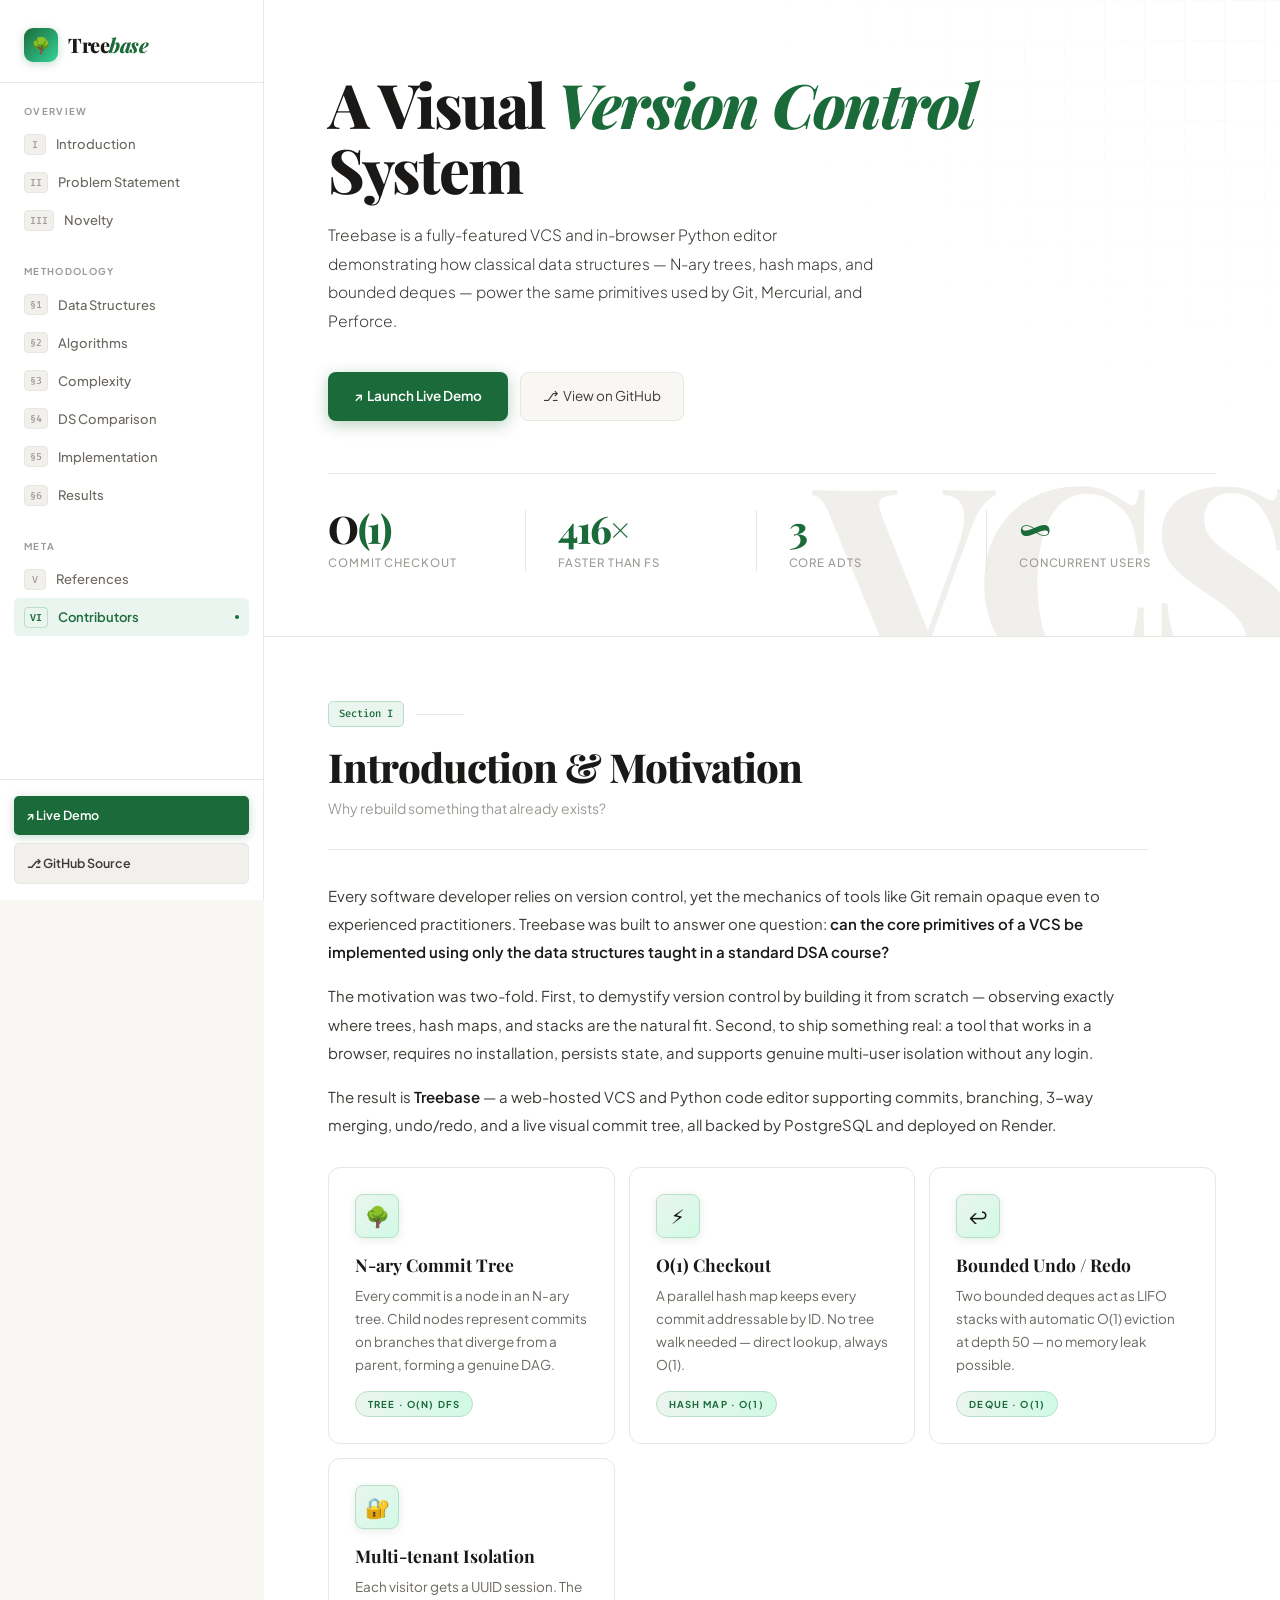
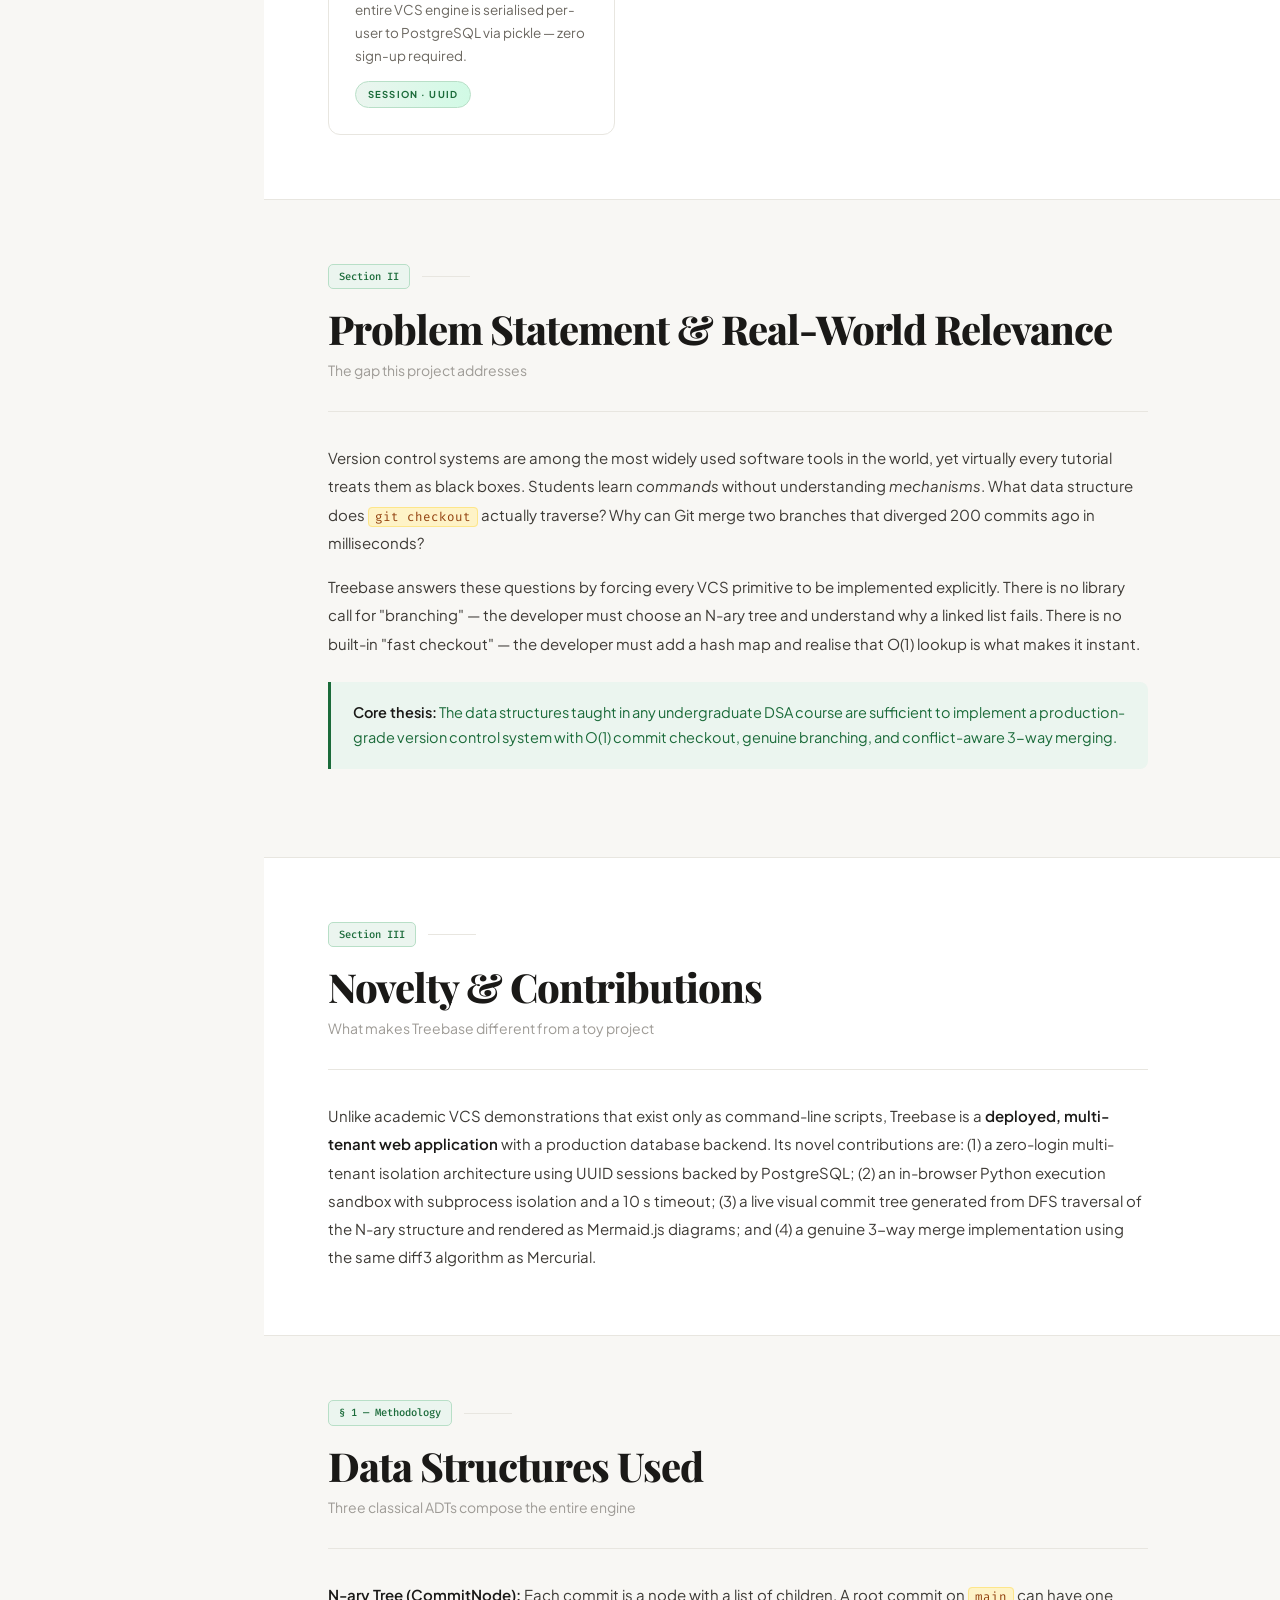
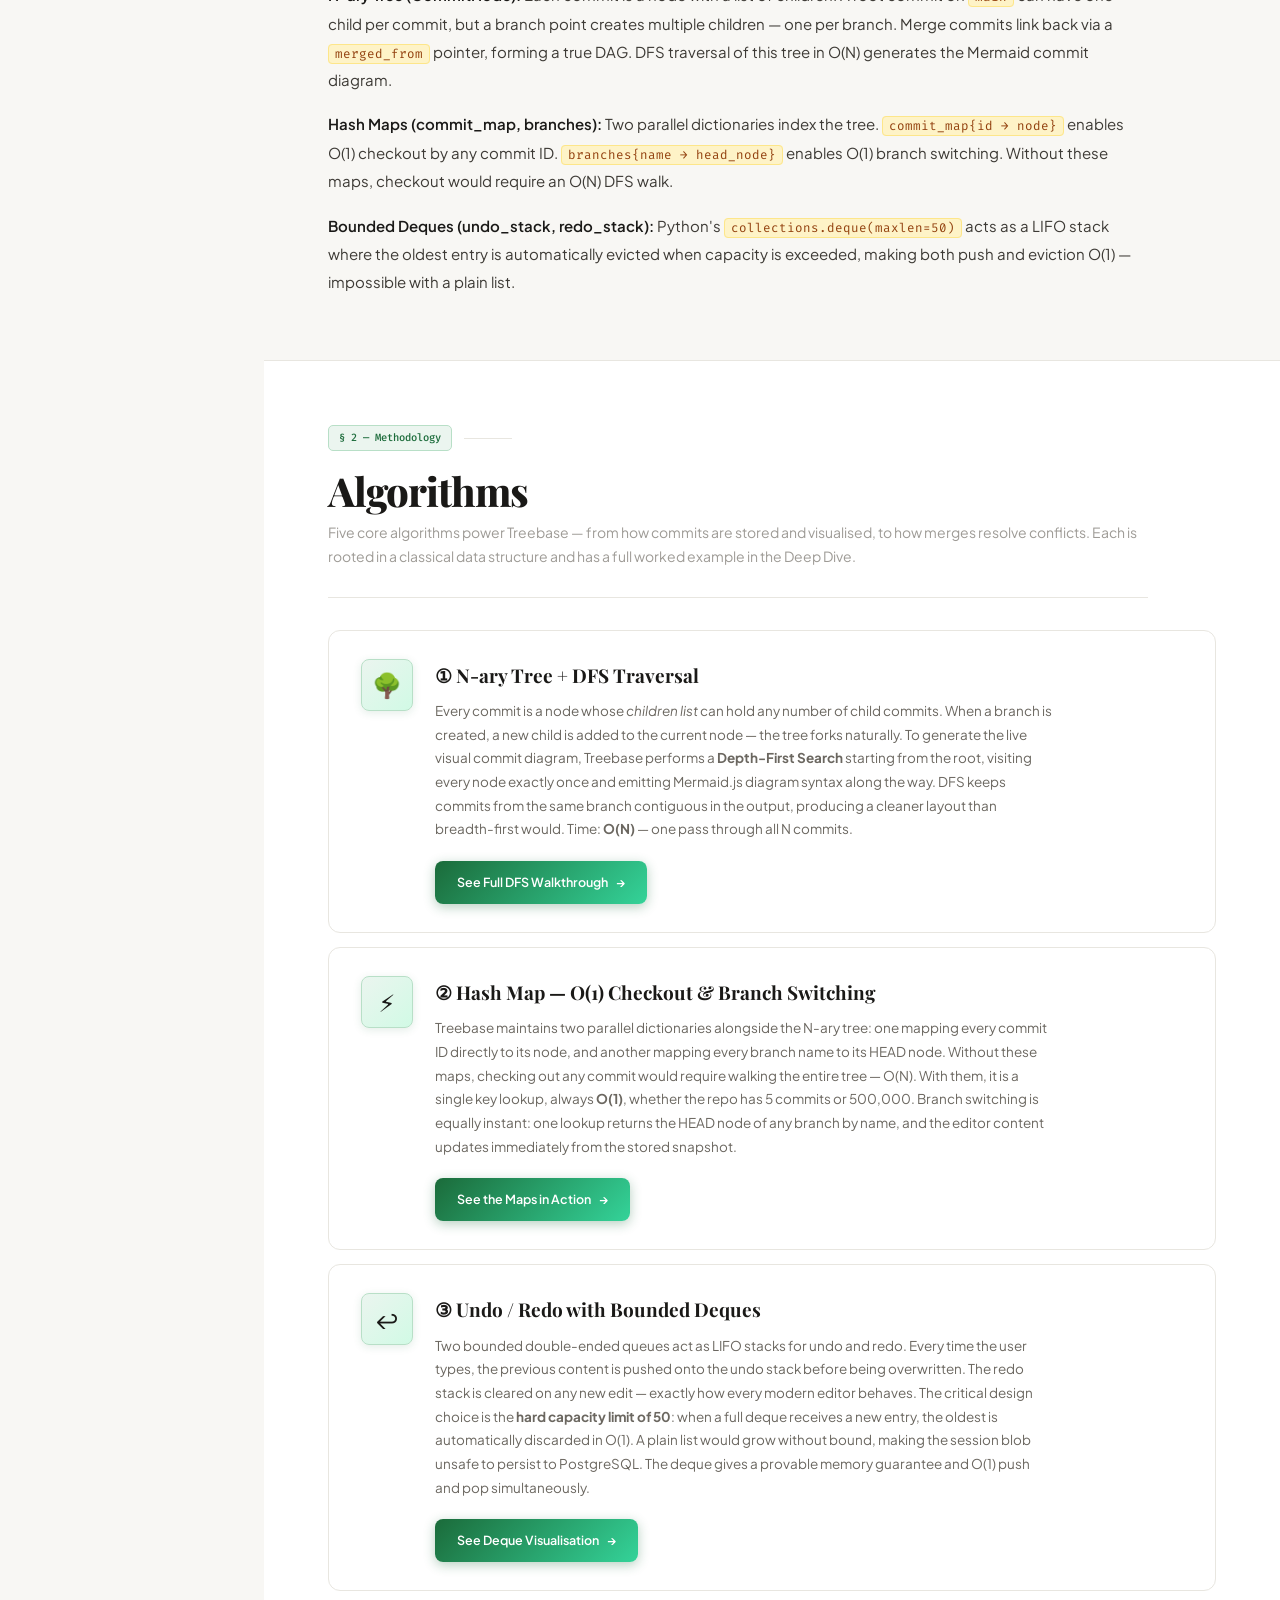
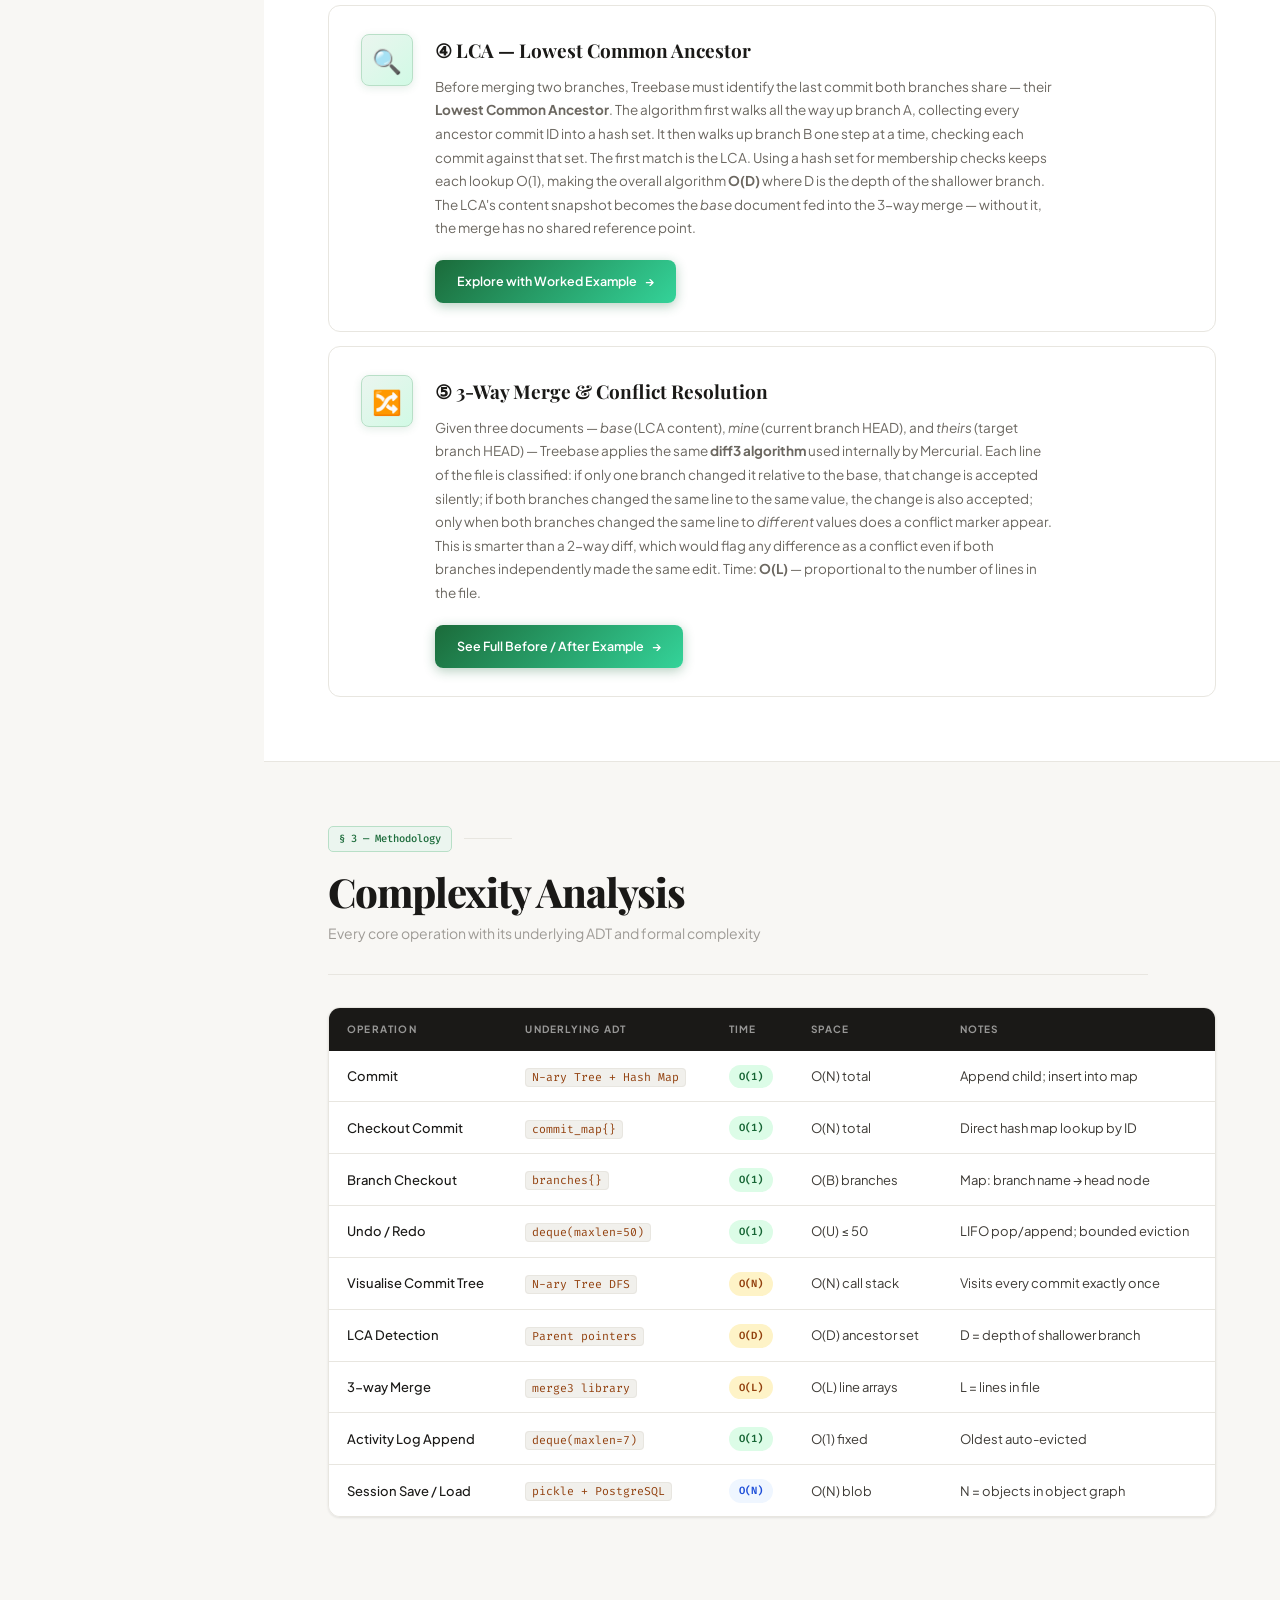
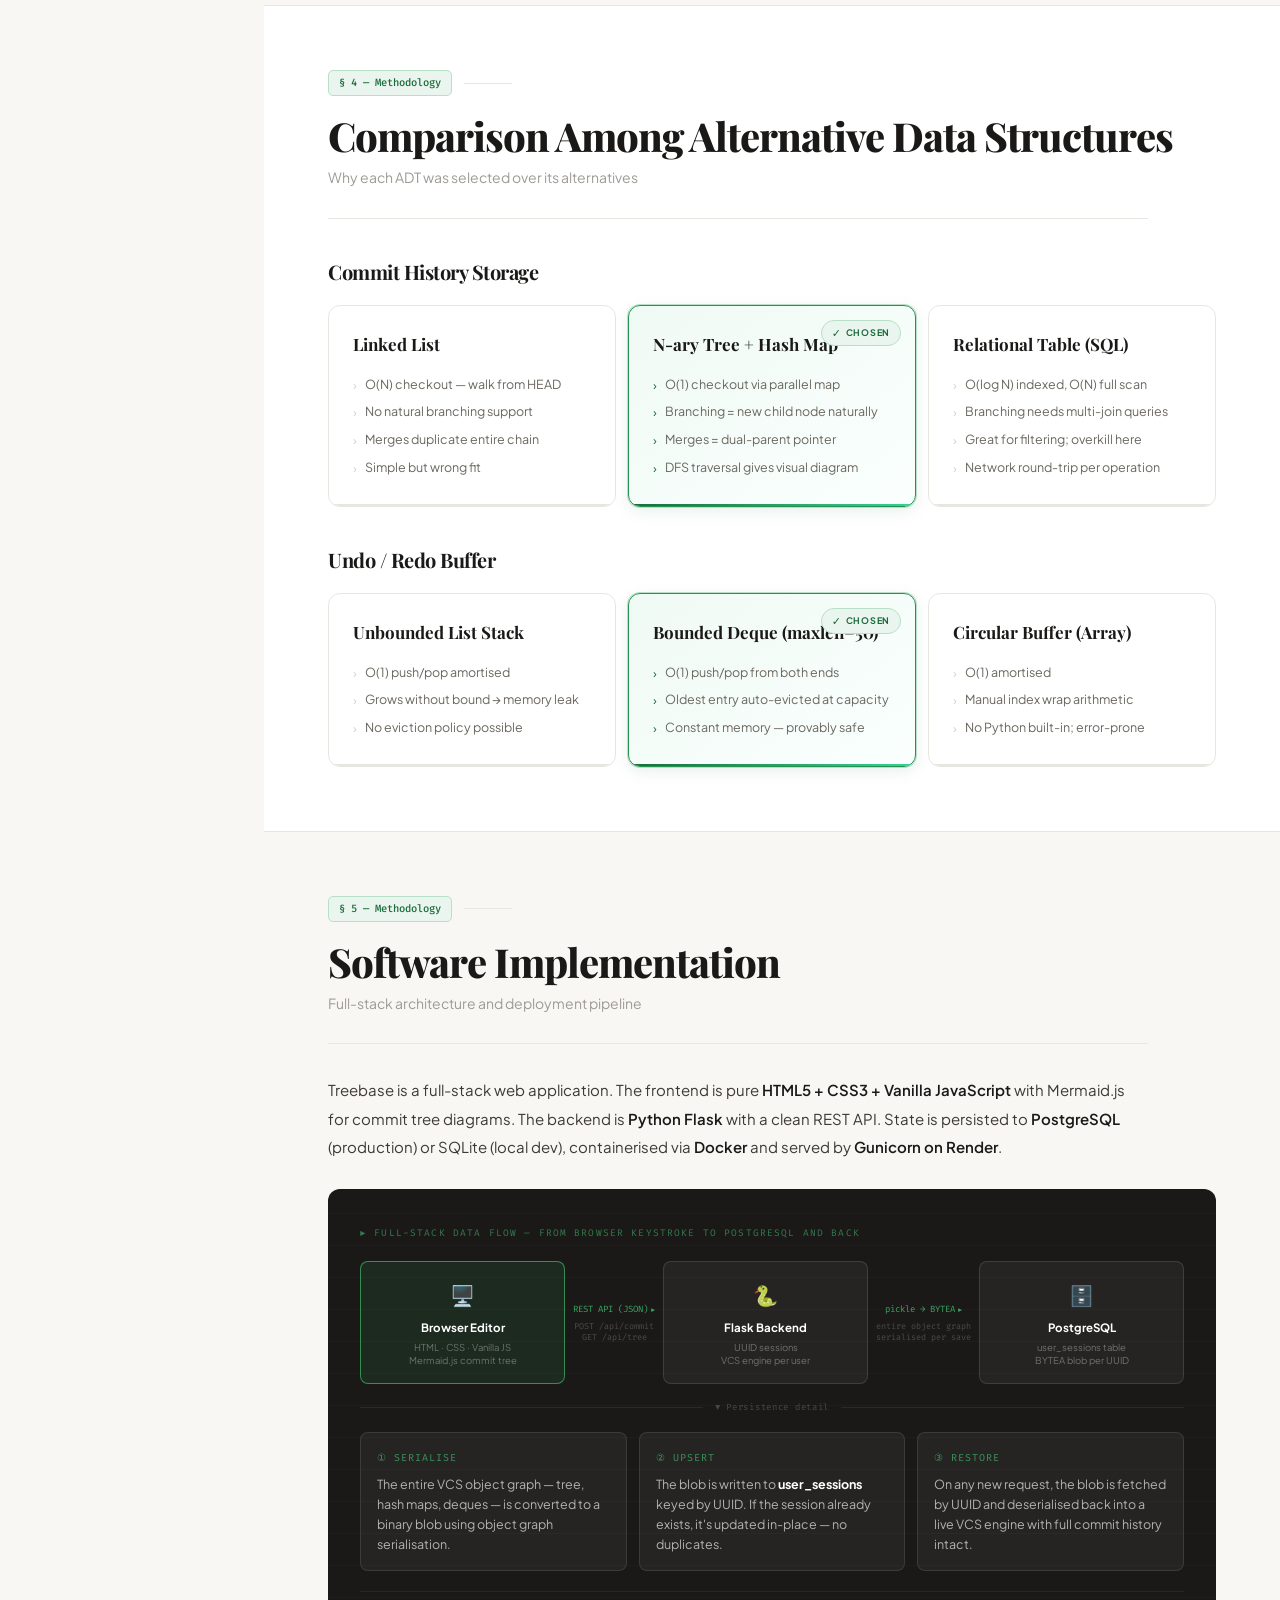
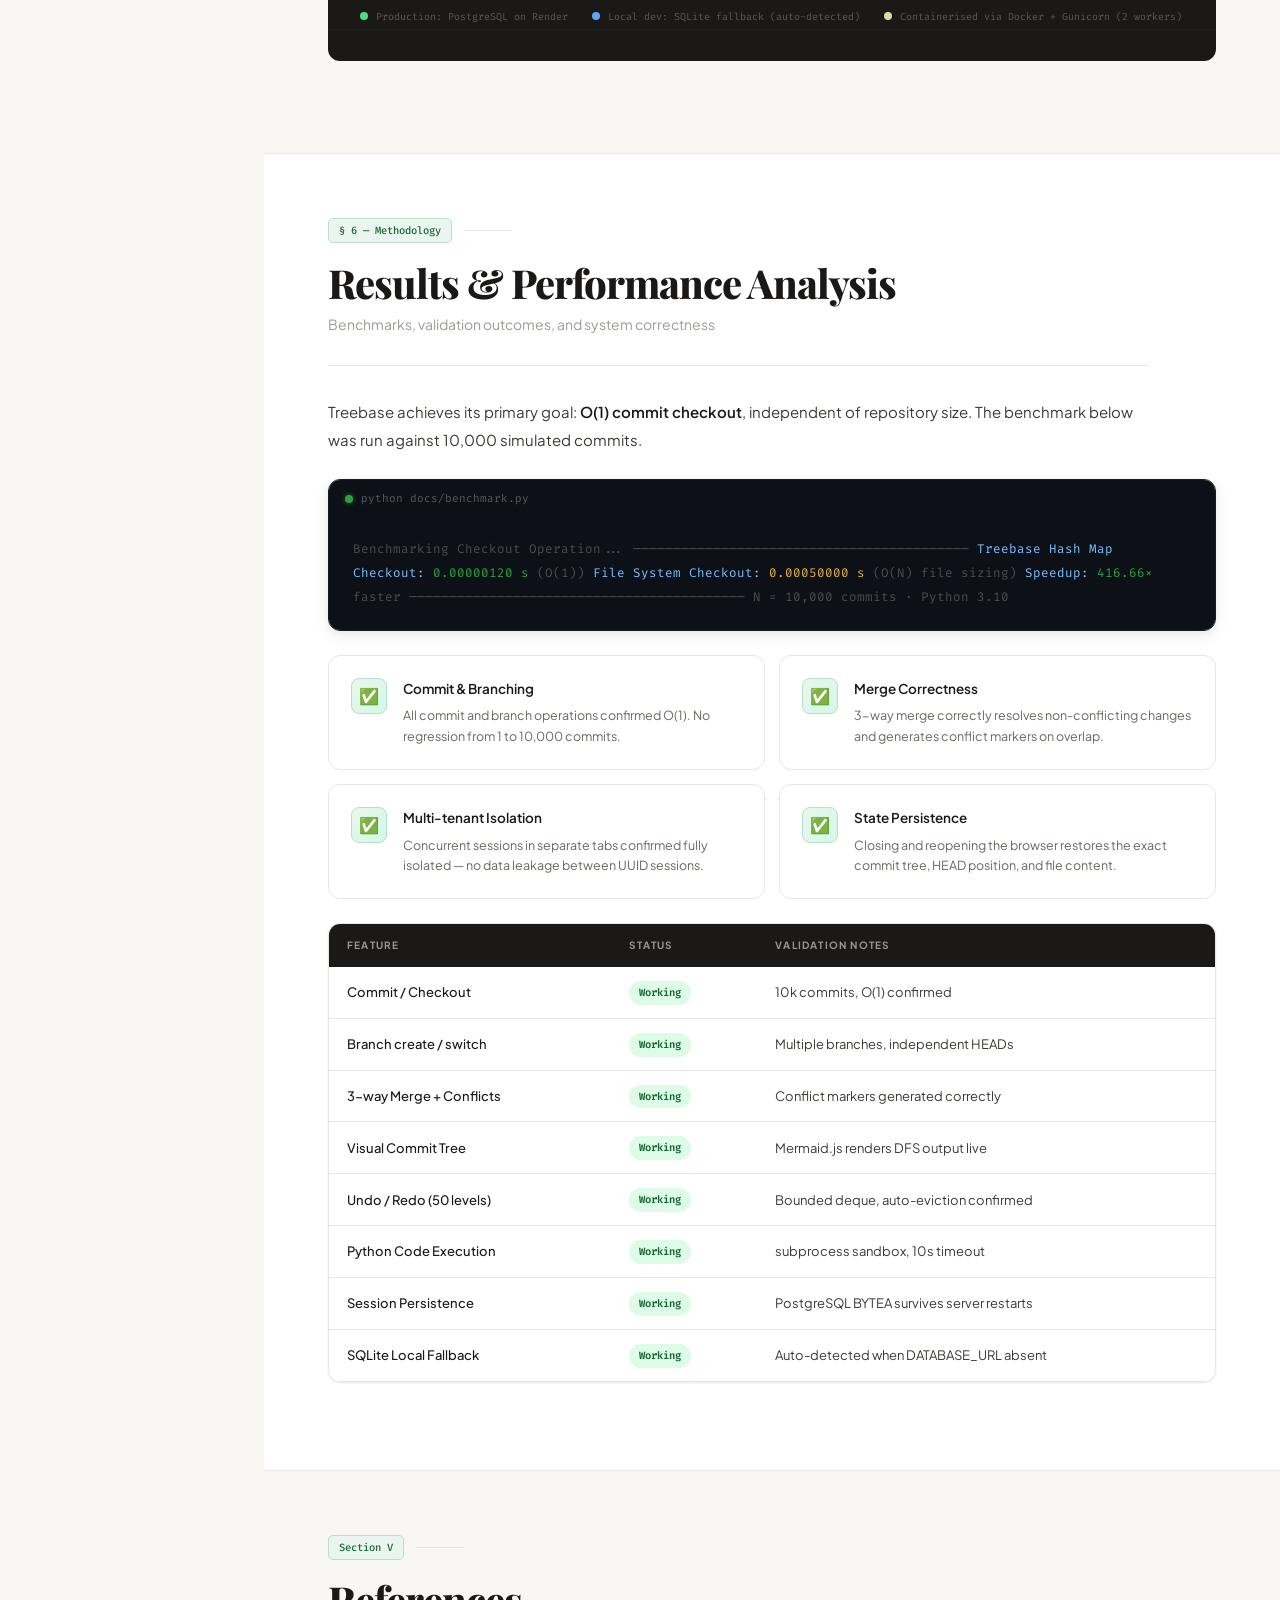
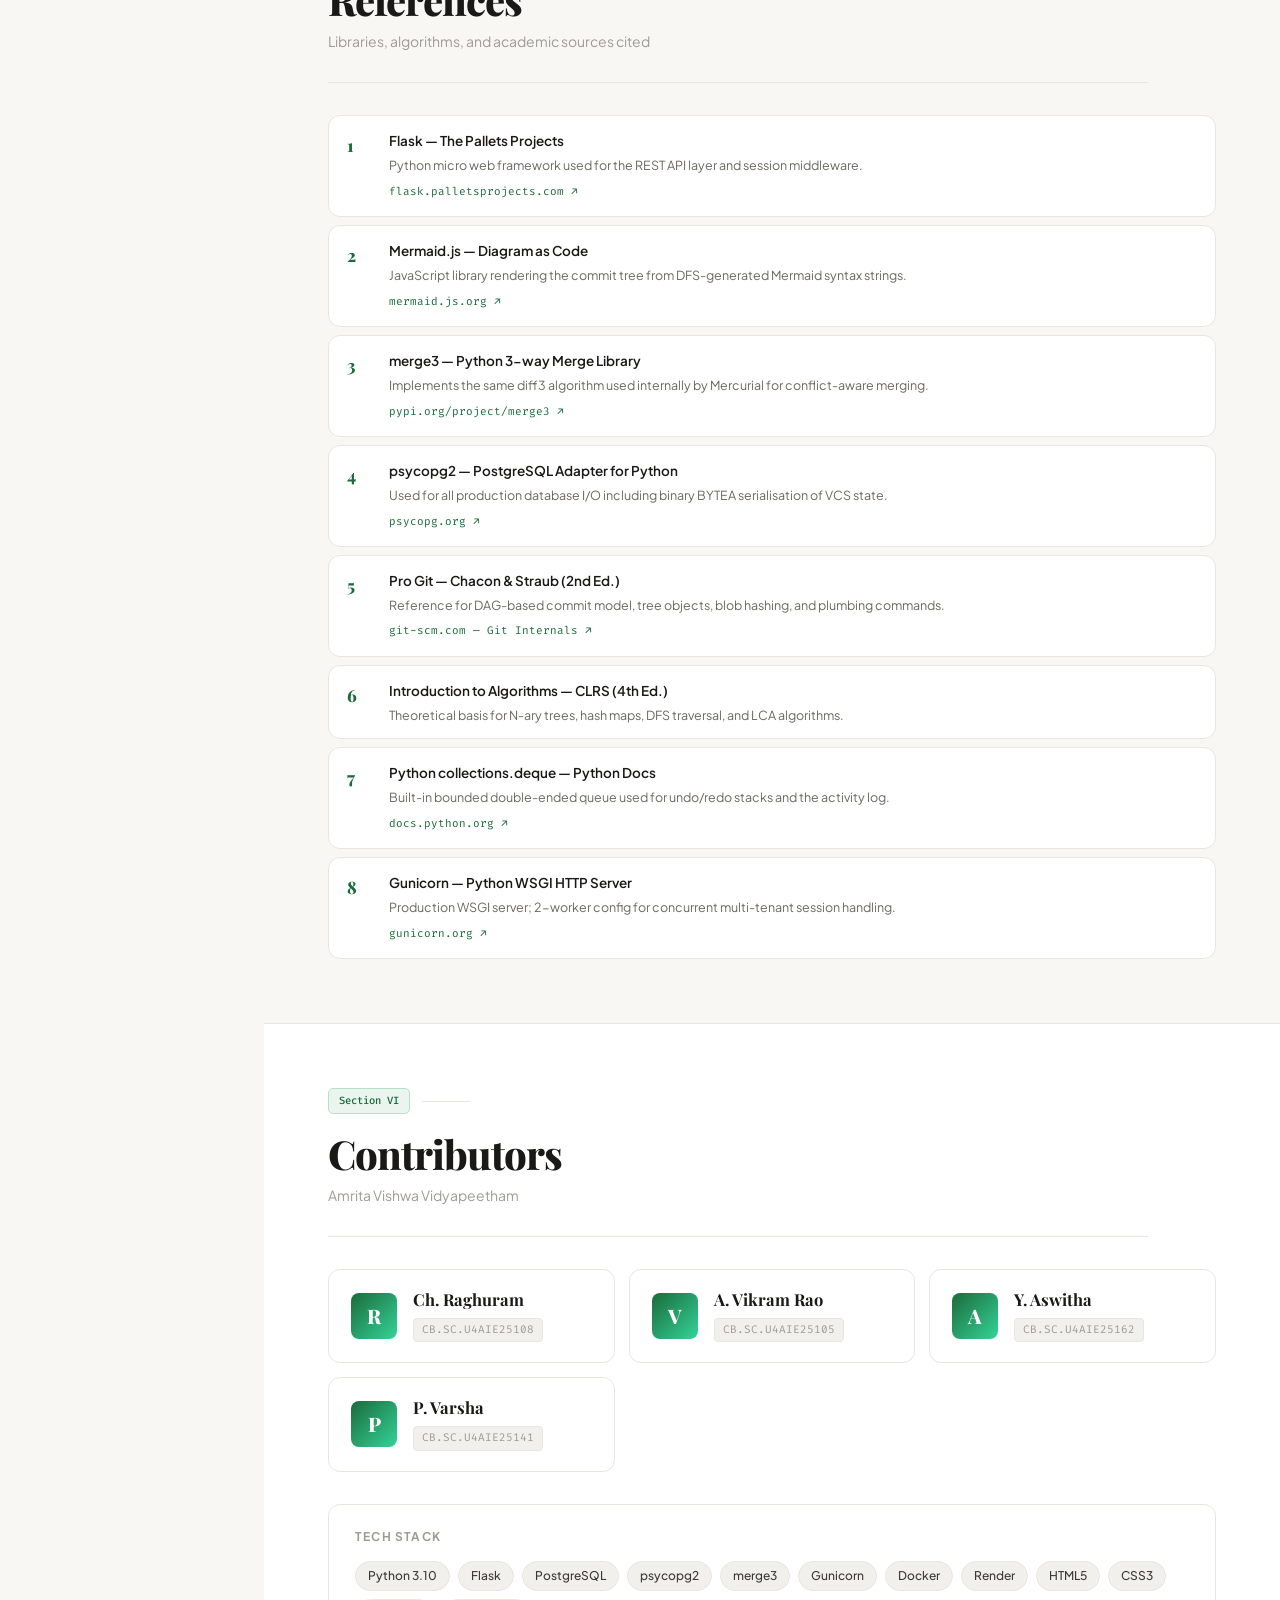
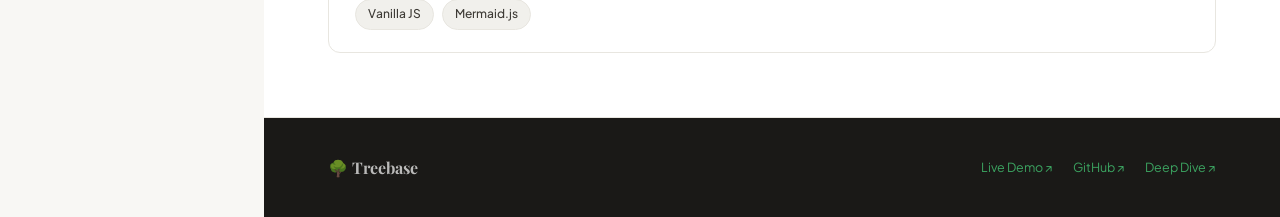
<file: index.html>
<!DOCTYPE html>
<html lang="en">
<head>
  <meta charset="UTF-8"/>
  <meta name="viewport" content="width=device-width, initial-scale=1.0"/>
  <meta name="description" content="Treebase — A Visual Version Control System built from scratch using N-ary trees, hash maps, and bounded deques."/>
  <title>Treebase — Visual VCS Documentation</title>
  <link rel="preconnect" href="https://fonts.googleapis.com"/>
  <link href="https://fonts.googleapis.com/css2?family=Playfair+Display:ital,wght@0,700;0,800;1,700&family=Plus+Jakarta+Sans:wght@300;400;500;600;700&family=Fira+Code:wght@400;500&display=swap" rel="stylesheet"/>
  <style>
:root {
  --bg:#F8F7F4;--bg2:#FFFFFF;--bg3:#F1F0EC;--border:#E8E6E0;--border2:#D4D1C8;
  --ink:#1A1917;--ink2:#3D3A35;--ink3:#6B6760;--ink4:#9E9B96;
  --accent:#1B6B3A;--accent2:#25924F;--accent-bg:#EBF5EF;--accent-border:#B8DFC7;
  --amber:#92400E;--amber-bg:#FEF3C7;--blue:#1D4ED8;--blue-bg:#EFF6FF;--blue-border:#BFDBFE;
  --serif:'Playfair Display',Georgia,serif;--sans:'Plus Jakarta Sans',system-ui,sans-serif;--mono:'Fira Code','Courier New',monospace;
  --shadow-sm:0 1px 3px rgba(0,0,0,.06),0 1px 2px rgba(0,0,0,.04);
  --shadow-md:0 4px 16px rgba(0,0,0,.08),0 2px 6px rgba(0,0,0,.04);
  --shadow-lg:0 12px 40px rgba(0,0,0,.10),0 4px 12px rgba(0,0,0,.06);
  --radius:12px;--radius-sm:8px;--radius-xs:5px;--sidebar-w:264px;
}
*,*::before,*::after{box-sizing:border-box;margin:0;padding:0;}
html{scroll-behavior:smooth;}
body{font-family:var(--sans);background:var(--bg);color:var(--ink);line-height:1.7;-webkit-font-smoothing:antialiased;overflow-x:hidden;}
::selection{background:var(--accent-bg);color:var(--accent);}
::-webkit-scrollbar{width:5px;}::-webkit-scrollbar-track{background:transparent;}
::-webkit-scrollbar-thumb{background:var(--border2);border-radius:10px;}

#progress{position:fixed;top:0;left:var(--sidebar-w);right:0;height:2px;background:linear-gradient(90deg,var(--accent),#34D399);z-index:9999;transform-origin:left;transform:scaleX(0);transition:transform .1s linear;}

.layout{display:flex;min-height:100vh;}

.sidebar{width:var(--sidebar-w);background:var(--bg2);border-right:1px solid var(--border);position:fixed;top:0;left:0;bottom:0;display:flex;flex-direction:column;overflow-y:auto;z-index:100;}
.sidebar::-webkit-scrollbar{width:3px;}.sidebar::-webkit-scrollbar-thumb{background:var(--border);border-radius:4px;}
.sidebar-header{padding:28px 24px 20px;border-bottom:1px solid var(--border);flex-shrink:0;}
.sidebar-logo{display:flex;align-items:center;gap:10px;text-decoration:none;}
.sidebar-logo-icon{width:34px;height:34px;border-radius:9px;background:linear-gradient(135deg,var(--accent) 0%,#34D399 100%);display:flex;align-items:center;justify-content:center;font-size:16px;flex-shrink:0;box-shadow:0 2px 8px rgba(27,107,58,.25);}
.sidebar-logo-text{font-family:var(--serif);font-size:20px;font-weight:800;color:var(--ink);line-height:1;letter-spacing:-.5px;}
.sidebar-logo-text em{color:var(--accent);font-style:italic;}
.sidebar-nav{padding:20px 14px;flex:1;}
.nav-group{margin-bottom:24px;}
.nav-group-label{font-size:9.5px;font-weight:700;letter-spacing:.14em;text-transform:uppercase;color:var(--ink4);padding:0 10px;margin-bottom:6px;display:block;}
.nav-link{display:flex;align-items:center;gap:10px;padding:8px 10px;border-radius:var(--radius-xs);text-decoration:none;color:var(--ink3);font-size:13px;font-weight:500;transition:all .15s;cursor:pointer;border:none;background:none;width:100%;text-align:left;}
.nav-link:hover{background:var(--bg3);color:var(--ink);}
.nav-link.active{background:var(--accent-bg);color:var(--accent);font-weight:600;}
.nav-num{font-family:var(--mono);font-size:10px;color:var(--ink4);min-width:22px;background:var(--bg3);border:1px solid var(--border);border-radius:4px;padding:1px 5px;text-align:center;flex-shrink:0;transition:all .15s;}
.nav-link.active .nav-num{background:var(--accent-bg);border-color:var(--accent-border);color:var(--accent);}
.nav-link-indicator{width:4px;height:4px;border-radius:50%;background:var(--accent);margin-left:auto;flex-shrink:0;opacity:0;transition:opacity .2s;}
.nav-link.active .nav-link-indicator{opacity:1;}
.sidebar-footer{padding:16px 14px;border-top:1px solid var(--border);flex-shrink:0;}
.sidebar-actions{display:flex;flex-direction:column;gap:8px;}
.sidebar-btn{display:flex;align-items:center;gap:8px;padding:9px 12px;border-radius:var(--radius-xs);text-decoration:none;font-size:12.5px;font-weight:600;font-family:var(--sans);transition:all .18s;}
.sidebar-btn-primary{background:var(--accent);color:#fff;box-shadow:0 2px 10px rgba(27,107,58,.25);}
.sidebar-btn-primary:hover{background:var(--accent2);transform:translateY(-1px);}
.sidebar-btn-secondary{background:var(--bg3);color:var(--ink2);border:1px solid var(--border);}
.sidebar-btn-secondary:hover{background:var(--border);color:var(--ink);}

.main{margin-left:var(--sidebar-w);min-height:100vh;flex:1;}

.hero{background:var(--bg2);border-bottom:1px solid var(--border);padding:72px 64px 64px;position:relative;overflow:hidden;}
.hero-grid-bg{position:absolute;inset:0;pointer-events:none;background-image:linear-gradient(var(--border) 1px,transparent 1px),linear-gradient(90deg,var(--border) 1px,transparent 1px);background-size:40px 40px;opacity:.35;-webkit-mask-image:radial-gradient(ellipse 80% 100% at 100% 0%,rgba(0,0,0,.5) 0%,transparent 70%);mask-image:radial-gradient(ellipse 80% 100% at 100% 0%,rgba(0,0,0,.5) 0%,transparent 70%);}
.hero-watermark{position:absolute;right:-10px;bottom:-60px;font-family:var(--serif);font-size:260px;font-weight:800;color:var(--border);line-height:1;pointer-events:none;user-select:none;letter-spacing:-12px;opacity:.6;}
.hero h1{font-family:var(--serif);font-size:clamp(40px,4.8vw,68px);font-weight:800;line-height:1.05;letter-spacing:-2px;color:var(--ink);max-width:720px;margin-bottom:20px;position:relative;}
.hero h1 em{font-style:italic;color:var(--accent);}
.hero-desc{font-size:15.5px;color:var(--ink2);max-width:560px;line-height:1.85;margin-bottom:36px;font-weight:300;position:relative;}
.hero-actions{display:flex;gap:12px;flex-wrap:wrap;position:relative;}
.btn-primary{display:inline-flex;align-items:center;gap:8px;padding:12px 26px;background:var(--accent);color:#fff;text-decoration:none;border-radius:var(--radius-sm);font-size:13.5px;font-weight:600;font-family:var(--sans);transition:all .2s;box-shadow:0 4px 16px rgba(27,107,58,.3);}
.btn-primary:hover{background:var(--accent2);transform:translateY(-1px);}
.btn-secondary{display:inline-flex;align-items:center;gap:8px;padding:12px 22px;background:var(--bg);color:var(--ink2);text-decoration:none;border:1.5px solid var(--border);border-radius:var(--radius-sm);font-size:13.5px;font-family:var(--sans);transition:all .2s;}
.btn-secondary:hover{background:var(--bg3);border-color:var(--border2);color:var(--ink);}

/* Animated stats */
.hero-stats{display:flex;gap:0;margin-top:52px;padding-top:36px;border-top:1px solid var(--border);position:relative;}
.stat{flex:1;padding-left:32px;border-left:1px solid var(--border);}
.stat:first-child{padding-left:0;border-left:none;}
.stat-val{font-family:var(--serif);font-size:38px;font-weight:800;color:var(--ink);line-height:1;letter-spacing:-1.5px;}
.stat-val span,.stat-val .count{color:var(--accent);}
.stat-label{font-size:11.5px;font-weight:500;color:var(--ink4);text-transform:uppercase;letter-spacing:.08em;margin-top:5px;}

.section{padding:64px 64px;border-bottom:1px solid var(--border);background:var(--bg);}
.section.white{background:var(--bg2);}
.section-inner{max-width:100%;}
.eyebrow{display:flex;align-items:center;gap:12px;margin-bottom:18px;}
.eye-tag{font-family:var(--mono);font-size:10.5px;font-weight:500;color:var(--accent);background:var(--accent-bg);border:1px solid var(--accent-border);padding:3px 10px;border-radius:var(--radius-xs);}
.eye-line{flex:1;height:1px;background:var(--border);max-width:48px;}
.sec-title{font-family:var(--serif);font-size:clamp(26px,3.2vw,40px);font-weight:800;line-height:1.1;letter-spacing:-1px;color:var(--ink);margin-bottom:8px;}
.sec-sub{font-size:14px;color:var(--ink4);margin-bottom:32px;padding-bottom:28px;border-bottom:1px solid var(--border);max-width:820px;}
.prose{font-size:15px;color:var(--ink2);line-height:1.88;max-width:820px;}
.prose p+p{margin-top:16px;}
.prose strong{color:var(--ink);font-weight:600;}
.prose a{color:var(--accent);text-decoration:underline;text-underline-offset:3px;}
.prose code{font-family:var(--mono);font-size:12.5px;background:var(--amber-bg);border:1px solid #FDE68A;padding:1px 6px;border-radius:4px;color:var(--amber);}
.callout{margin:24px 0;padding:18px 22px;border-left:3px solid var(--accent);background:var(--accent-bg);border-radius:0 var(--radius-sm) var(--radius-sm) 0;font-size:14.5px;color:var(--accent);line-height:1.75;}

.feat-grid{display:grid;grid-template-columns:repeat(auto-fill,minmax(260px,1fr));gap:14px;margin-top:28px;}
.feat-card{padding:26px;border-radius:var(--radius);background:var(--bg2);border:1.5px solid var(--border);transition:all .25s;position:relative;overflow:hidden;}
.feat-card::before{content:'';position:absolute;inset:0;background:linear-gradient(135deg,rgba(27,107,58,.04) 0%,transparent 60%);opacity:0;transition:opacity .25s;}
.feat-card:hover{border-color:var(--accent-border);box-shadow:0 8px 28px rgba(27,107,58,.1),var(--shadow-md);transform:translateY(-3px);}
.feat-card:hover::before{opacity:1;}
.feat-icon{width:44px;height:44px;border-radius:var(--radius-sm);background:linear-gradient(135deg,var(--accent-bg) 0%,#D1FAE5 100%);border:1px solid var(--accent-border);display:flex;align-items:center;justify-content:center;font-size:20px;margin-bottom:16px;box-shadow:0 2px 8px rgba(27,107,58,.12);}
.feat-title{font-family:var(--serif);font-size:17.5px;font-weight:700;color:var(--ink);margin-bottom:8px;line-height:1.3;}
.feat-desc{font-size:13.5px;color:var(--ink3);line-height:1.7;}
.feat-badge{display:inline-block;margin-top:14px;font-size:9.5px;font-weight:700;letter-spacing:.12em;padding:4px 12px;border-radius:20px;background:linear-gradient(90deg,var(--accent-bg),#D1FAE5);color:var(--accent);border:1px solid var(--accent-border);text-transform:uppercase;}

.code-block{margin:24px 0;border-radius:var(--radius);overflow:hidden;border:1px solid #2D2D2D;box-shadow:var(--shadow-md);max-width:900px;}
.code-top{display:flex;align-items:center;justify-content:space-between;padding:10px 16px;background:#1E1E1E;border-bottom:1px solid rgba(255,255,255,.06);}
.dots{display:flex;gap:6px;}.dots span{width:10px;height:10px;border-radius:50%;}
.dot-r{background:#FF5F57;}.dot-y{background:#FEBC2E;}.dot-g{background:#28C840;}
.code-file{font-family:var(--mono);font-size:11px;color:rgba(255,255,255,.3);}
pre{background:#1A1A1A;padding:22px 24px;overflow-x:auto;font-family:var(--mono);font-size:12.5px;line-height:1.9;color:#D4D4D4;}
.k{color:#569CD6;}.t{color:#4EC9B0;}.f{color:#DCDCAA;}.s{color:#CE9178;}.c{color:#6A9955;font-style:italic;}.n{color:#9CDCFE;}.nm{color:#B5CEA8;}

.tbl-wrap{margin:24px 0;border-radius:var(--radius);overflow:hidden;border:1px solid var(--border);box-shadow:var(--shadow-sm);}
table{width:100%;border-collapse:collapse;background:var(--bg2);}
thead tr{background:var(--ink);}
thead th{padding:13px 18px;font-size:10px;font-weight:700;text-transform:uppercase;letter-spacing:.12em;color:rgba(255,255,255,.55);text-align:left;}
tbody tr{border-bottom:1px solid var(--border);transition:background .12s;}
tbody tr:last-child{border-bottom:none;}
tbody tr:hover{background:var(--bg3);}
td{padding:13px 18px;font-size:13px;color:var(--ink2);vertical-align:middle;}
td:first-child{color:var(--ink);font-weight:500;}
td code{font-family:var(--mono);font-size:11.5px;background:var(--bg3);border:1px solid var(--border);padding:1px 6px;border-radius:4px;color:var(--amber);}
.badge{display:inline-block;padding:3px 10px;border-radius:20px;font-family:var(--mono);font-size:10.5px;font-weight:600;}
.b-green{background:#DCFCE7;color:#166534;}.b-amber{background:#FEF3C7;color:#92400E;}.b-blue{background:var(--blue-bg);color:var(--blue);}

.ds-grid{display:grid;grid-template-columns:repeat(3,1fr);gap:12px;margin:16px 0 0;}
.ds-card{padding:24px;border-radius:var(--radius);background:var(--bg2);border:1.5px solid var(--border);position:relative;transition:all .22s;overflow:hidden;}
.ds-card::after{content:'';position:absolute;bottom:0;left:0;right:0;height:2px;background:var(--border);transition:background .22s;}
.ds-card:hover{box-shadow:var(--shadow-md);transform:translateY(-2px);}
.ds-card.pick{border-color:var(--accent2);background:linear-gradient(145deg,#F0FAF4 0%,#FAFFFE 100%);box-shadow:0 0 0 1px var(--accent-border),0 4px 16px rgba(27,107,58,.1);}
.ds-card.pick::after{background:linear-gradient(90deg,var(--accent),#34D399);}
.ds-card.pick .badge-chosen{display:flex;}
.badge-chosen{display:none;position:absolute;top:14px;right:14px;align-items:center;gap:4px;font-size:9px;font-weight:700;letter-spacing:.08em;color:var(--accent);background:var(--accent-bg);border:1px solid var(--accent-border);padding:3px 10px;border-radius:20px;}
.badge-chosen::before{content:'✓';font-size:11px;}
.ds-h{font-family:var(--serif);font-size:17px;font-weight:700;color:var(--ink);margin-bottom:12px;}
.ds-list{list-style:none;}
.ds-list li{font-size:12.5px;color:var(--ink3);padding:4px 0;display:flex;gap:8px;align-items:flex-start;line-height:1.5;}
.ds-list li::before{content:'›';color:var(--border2);flex-shrink:0;margin-top:1px;}
.ds-card.pick .ds-list li::before{color:var(--accent);}
.ds-sub{font-family:var(--serif);font-size:20px;font-weight:700;color:var(--ink);margin:36px 0 14px;letter-spacing:-.5px;}

/* ENHANCED ARCH FLOW */
.arch-flow{margin:28px 0;border-radius:var(--radius);background:var(--ink);padding:36px 32px;position:relative;overflow:hidden;}
.arch-flow::before{content:'';position:absolute;inset:0;background:repeating-linear-gradient(0deg,transparent,transparent 31px,rgba(255,255,255,.025) 31px,rgba(255,255,255,.025) 32px);}
.arch-flow-label{position:relative;z-index:1;font-family:var(--mono);font-size:9.5px;color:rgba(74,222,128,.5);letter-spacing:.12em;text-transform:uppercase;margin-bottom:20px;}
.arch-flow-row{position:relative;z-index:1;display:flex;align-items:stretch;gap:0;}
.arch-node{background:rgba(255,255,255,.05);border:1px solid rgba(255,255,255,.12);border-radius:var(--radius-sm);padding:16px 14px;text-align:center;flex:1;transition:border-color .2s,background .2s;display:flex;flex-direction:column;align-items:center;justify-content:center;}
.arch-node:hover{border-color:rgba(74,222,128,.45);background:rgba(74,222,128,.06);}
.arch-node.hl{border-color:rgba(74,222,128,.55);background:rgba(74,222,128,.09);}
.arch-icon{font-size:20px;margin-bottom:6px;display:block;}
.arch-label{font-family:var(--sans);font-size:11.5px;font-weight:700;color:#fff;margin-bottom:3px;}
.arch-sub{font-size:9.5px;color:rgba(255,255,255,.35);line-height:1.4;}
.arch-connector{display:flex;flex-direction:column;align-items:center;justify-content:center;padding:0 8px;gap:4px;flex-shrink:0;min-width:80px;}
.arch-arrow-line{display:flex;align-items:center;gap:3px;font-family:var(--mono);font-size:9px;color:rgba(74,222,128,.7);white-space:nowrap;}
.arch-arrow-line::after{content:'▶';font-size:7px;}
.arch-step-label{font-size:8.5px;color:rgba(255,255,255,.22);font-family:var(--mono);text-align:center;line-height:1.3;}
.arch-divider{position:relative;z-index:1;margin:16px 0;display:flex;align-items:center;gap:12px;}
.arch-divider-line{flex:1;height:1px;background:rgba(255,255,255,.07);}
.arch-divider-label{font-size:9px;font-family:var(--mono);color:rgba(255,255,255,.2);letter-spacing:.08em;white-space:nowrap;}
.arch-return{flex-direction:row-reverse;}
.arch-return .arch-arrow-line::after{content:'◀';}
.arch-legend{position:relative;z-index:1;margin-top:20px;padding-top:16px;border-top:1px solid rgba(255,255,255,.06);display:flex;gap:24px;flex-wrap:wrap;}
.arch-legend-item{display:flex;align-items:center;gap:8px;}
.arch-legend-dot{width:8px;height:8px;border-radius:50%;flex-shrink:0;}
.arch-legend-text{font-family:var(--mono);font-size:10px;color:rgba(255,255,255,.28);}

/* DEEP DIVE BUTTONS */
.deep-dive-btn{display:inline-flex;align-items:center;gap:8px;margin-top:20px;padding:11px 22px;background:var(--ink);color:#fff;border-radius:var(--radius-sm);text-decoration:none;font-size:12.5px;font-weight:600;font-family:var(--sans);transition:all .22s;box-shadow:0 2px 10px rgba(0,0,0,.15);}
.deep-dive-btn:hover{background:#2D2B28;transform:translateY(-2px);box-shadow:0 6px 18px rgba(0,0,0,.22);}
.deep-dive-btn .arr{transition:transform .22s;}
.deep-dive-btn:hover .arr{transform:translateX(4px);}
.deep-dive-btn.green{background:linear-gradient(135deg,var(--accent) 0%,#34D399 100%);box-shadow:0 3px 12px rgba(27,107,58,.32);}
.deep-dive-btn.green:hover{background:linear-gradient(135deg,var(--accent2) 0%,#10B981 100%);box-shadow:0 6px 20px rgba(27,107,58,.42);}

/* PREVIEW CARDS */
.preview-card{margin-top:20px;padding:28px 32px;background:var(--bg2);border:1.5px solid var(--border);border-radius:var(--radius);display:flex;align-items:flex-start;gap:22px;transition:all .25s;position:relative;overflow:hidden;}
.preview-card::before{content:'';position:absolute;left:0;top:0;bottom:0;width:3px;background:linear-gradient(to bottom,var(--accent),#34D399);border-radius:3px 0 0 3px;opacity:0;transition:opacity .25s;}
.preview-card:hover{border-color:var(--accent-border);box-shadow:0 8px 32px rgba(27,107,58,.1);transform:translateX(2px);}
.preview-card:hover::before{opacity:1;}
.preview-card-icon{width:52px;height:52px;border-radius:var(--radius-sm);background:linear-gradient(135deg,var(--accent-bg),#D1FAE5);border:1.5px solid var(--accent-border);display:flex;align-items:center;justify-content:center;font-size:24px;flex-shrink:0;box-shadow:0 2px 8px rgba(27,107,58,.12);}
.preview-card-body{flex:1;}
.preview-card-title{font-family:var(--serif);font-size:19px;font-weight:700;color:var(--ink);margin-bottom:8px;}
.preview-card-desc{font-size:13.5px;color:var(--ink3);line-height:1.75;max-width:620px;}

.terminal{margin:24px 0;border-radius:var(--radius);overflow:hidden;border:1px solid #1C1C1C;box-shadow:var(--shadow-md);}
.term-bar{display:flex;align-items:center;gap:8px;padding:10px 16px;background:#0D1117;font-family:var(--mono);font-size:11px;color:rgba(255,255,255,.3);}
.term-dot{width:8px;height:8px;border-radius:50%;}
.term-dot.g{background:#2EA043;box-shadow:0 0 5px rgba(46,160,67,.6);}
.term-body{background:#0D1117;padding:20px 24px;font-family:var(--mono);font-size:12.5px;line-height:1.9;color:rgba(255,255,255,.65);}
.tg{color:#2EA043;}.tc{color:#79C0FF;}.td{color:rgba(255,255,255,.25);}.ty{color:#E3B341;}

.results-grid{display:grid;grid-template-columns:repeat(2,1fr);gap:14px;margin-top:24px;}
.result-card{padding:22px;border-radius:var(--radius);background:var(--bg2);border:1.5px solid var(--border);display:flex;gap:16px;align-items:flex-start;transition:all .22s;position:relative;overflow:hidden;}
.result-card::after{content:'';position:absolute;bottom:0;left:0;right:0;height:2px;background:linear-gradient(90deg,var(--accent),transparent);opacity:0;transition:opacity .22s;}
.result-card:hover{border-color:var(--accent-border);box-shadow:0 6px 20px rgba(27,107,58,.08);transform:translateY(-2px);}
.result-card:hover::after{opacity:1;}
.result-icon{width:36px;height:36px;border-radius:var(--radius-sm);background:linear-gradient(135deg,var(--accent-bg),#D1FAE5);border:1.5px solid var(--accent-border);display:flex;align-items:center;justify-content:center;font-size:16px;flex-shrink:0;}
.result-h{font-size:13.5px;font-weight:600;color:var(--ink);margin-bottom:5px;}
.result-p{font-size:12.5px;color:var(--ink3);line-height:1.65;}

.ref-list{list-style:none;margin-top:24px;display:flex;flex-direction:column;gap:8px;}
.ref-item{display:flex;gap:16px;align-items:flex-start;padding:14px 18px;border-radius:var(--radius);background:var(--bg2);border:1px solid var(--border);transition:border-color .15s;}
.ref-item:hover{border-color:var(--accent-border);}
.ref-num{font-family:var(--serif);font-size:17px;font-weight:800;color:var(--accent);min-width:26px;padding-top:1px;}
.ref-title{font-size:13.5px;font-weight:600;color:var(--ink);display:block;margin-bottom:3px;}
.ref-desc{font-size:12.5px;color:var(--ink3);line-height:1.5;}
.ref-link{font-family:var(--mono);font-size:11px;color:var(--accent);text-decoration:none;margin-top:5px;display:inline-block;}
.ref-link:hover{text-decoration:underline;}

.contrib-grid{display:grid;grid-template-columns:repeat(auto-fill,minmax(260px,1fr));gap:14px;margin-top:28px;}
.contrib-card{display:flex;align-items:center;gap:16px;padding:20px 22px;border-radius:var(--radius);background:var(--bg2);border:1px solid var(--border);transition:all .2s;}
.contrib-card:hover{border-color:var(--accent-border);box-shadow:var(--shadow-md);transform:translateY(-2px);}
.contrib-av{width:46px;height:46px;border-radius:var(--radius-sm);background:linear-gradient(135deg,var(--accent) 0%,#34D399 100%);display:flex;align-items:center;justify-content:center;font-family:var(--serif);font-size:20px;font-weight:800;color:#fff;flex-shrink:0;}
.contrib-name{font-family:var(--serif);font-size:16.5px;font-weight:700;color:var(--ink);line-height:1.2;margin-bottom:3px;}
.contrib-roll{font-family:var(--mono);font-size:11px;color:var(--ink4);background:var(--bg3);border:1px solid var(--border);padding:2px 8px;border-radius:4px;display:inline-block;}
.tech-stack{margin-top:32px;padding:22px 26px;border-radius:var(--radius);background:var(--bg2);border:1px solid var(--border);}
.tech-label{font-size:12px;font-weight:700;color:var(--ink4);text-transform:uppercase;letter-spacing:.1em;margin-bottom:14px;}
.tech-tags{display:flex;flex-wrap:wrap;gap:8px;}
.tech-tag{font-size:12px;font-weight:500;padding:4px 12px;border-radius:20px;background:var(--bg3);border:1px solid var(--border);color:var(--ink2);transition:all .15s;}
.tech-tag:hover{background:var(--accent-bg);border-color:var(--accent-border);color:var(--accent);}

.footer{background:var(--ink);color:rgba(255,255,255,.45);padding:36px 64px;font-size:12.5px;display:flex;justify-content:space-between;align-items:center;flex-wrap:wrap;gap:12px;}
.footer-brand{font-family:var(--serif);font-size:16px;font-weight:700;color:rgba(255,255,255,.7);}
.footer-links{display:flex;gap:20px;}
.footer a{color:rgba(74,222,128,.7);text-decoration:none;transition:color .15s;}
.footer a:hover{color:#34D399;}

.reveal{opacity:0;transform:translateY(16px);transition:opacity .5s ease,transform .5s ease;}
.reveal.visible{opacity:1;transform:none;}
.d1{transition-delay:.08s;}.d2{transition-delay:.18s;}.d3{transition-delay:.28s;}

@media(max-width:900px){
  :root{--sidebar-w:0px;}
  .sidebar{display:none;}#progress{left:0;}
  .hero,.section{padding:48px 28px;}
  .hero-watermark{display:none;}
  .ds-grid{grid-template-columns:1fr;}
  .results-grid{grid-template-columns:1fr;}
  .hero-stats{flex-wrap:wrap;gap:24px;}
  .stat{padding-left:0;border-left:none;padding-top:18px;border-top:1px solid var(--border);}
  .stat:first-child{padding-top:0;border-top:none;}
  .footer{padding:32px 28px;flex-direction:column;text-align:center;}
  .arch-flow-row{flex-direction:column;}
  .arch-connector{flex-direction:row;padding:8px 0;}
  .contrib-grid{grid-template-columns:1fr;}
}
@media print{
  .sidebar,.deep-dive-btn,.hero-actions{display:none!important;}
  .main{margin-left:0!important;}
  #progress{display:none;}
}
  </style>
</head>
<body>
<div id="progress"></div>
<div class="layout">

<!-- SIDEBAR -->
<aside class="sidebar">
  <div class="sidebar-header">
    <a class="sidebar-logo" href="#top">
      <div class="sidebar-logo-icon">🌳</div>
      <div class="sidebar-logo-text">Tree<em>base</em></div>
    </a>
  </div>
  <nav class="sidebar-nav">
    <div class="nav-group">
      <span class="nav-group-label">Overview</span>
      <a class="nav-link active" href="#intro"><span class="nav-num">I</span> Introduction<span class="nav-link-indicator"></span></a>
      <a class="nav-link" href="#problem"><span class="nav-num">II</span> Problem Statement<span class="nav-link-indicator"></span></a>
      <a class="nav-link" href="#novelty"><span class="nav-num">III</span> Novelty<span class="nav-link-indicator"></span></a>
    </div>
    <div class="nav-group">
      <span class="nav-group-label">Methodology</span>
      <a class="nav-link" href="#ds"><span class="nav-num">§1</span> Data Structures<span class="nav-link-indicator"></span></a>
      <a class="nav-link" href="#algo"><span class="nav-num">§2</span> Algorithms<span class="nav-link-indicator"></span></a>
      <a class="nav-link" href="#complexity"><span class="nav-num">§3</span> Complexity<span class="nav-link-indicator"></span></a>
      <a class="nav-link" href="#compare"><span class="nav-num">§4</span> DS Comparison<span class="nav-link-indicator"></span></a>
      <a class="nav-link" href="#impl"><span class="nav-num">§5</span> Implementation<span class="nav-link-indicator"></span></a>
      <a class="nav-link" href="#results"><span class="nav-num">§6</span> Results<span class="nav-link-indicator"></span></a>
    </div>
    <div class="nav-group">
      <span class="nav-group-label">Meta</span>
      <a class="nav-link" href="#refs"><span class="nav-num">V</span> References<span class="nav-link-indicator"></span></a>
      <a class="nav-link" href="#contributors"><span class="nav-num">VI</span> Contributors<span class="nav-link-indicator"></span></a>
    </div>
  </nav>
  <div class="sidebar-footer">
    <div class="sidebar-actions">
      <a href="https://treebase.onrender.com" target="_blank" class="sidebar-btn sidebar-btn-primary">↗ Live Demo</a>
      <a href="https://github.com/raghuramch028/Treebase" target="_blank" class="sidebar-btn sidebar-btn-secondary">⎇ GitHub Source</a>
    </div>
  </div>
</aside>

<!-- MAIN -->
<div class="main" id="mainContent">

  <!-- HERO -->
  <div class="hero" id="top">
    <div class="hero-grid-bg"></div>
    <div class="hero-watermark">VCS</div>
    <h1>A Visual <em>Version Control</em><br/>System</h1>
    <p class="hero-desc">Treebase is a fully-featured VCS and in-browser Python editor demonstrating how classical data structures — N-ary trees, hash maps, and bounded deques — power the same primitives used by Git, Mercurial, and Perforce.</p>
    <div class="hero-actions">
      <a href="https://treebase.onrender.com" target="_blank" class="btn-primary">↗&nbsp; Launch Live Demo</a>
      <a href="https://github.com/raghuramch028/Treebase" target="_blank" class="btn-secondary">⎇&nbsp; View on GitHub</a>
    </div>
    <div class="hero-stats">
      <div class="stat">
        <div class="stat-val">O<span>(1)</span></div>
        <div class="stat-label">Commit Checkout</div>
      </div>
      <div class="stat">
        <div class="stat-val"><span class="count" data-target="416" data-suffix="×">0×</span></div>
        <div class="stat-label">Faster than FS</div>
      </div>
      <div class="stat">
        <div class="stat-val"><span class="count" data-target="3">0</span></div>
        <div class="stat-label">Core ADTs</div>
      </div>
      <div class="stat">
        <div class="stat-val"><span class="count" data-target="100" data-display="∞">0</span></div>
        <div class="stat-label">Concurrent Users</div>
      </div>
    </div>
  </div>

  <!-- I -->
  <section class="section white reveal" id="intro">
    <div class="section-inner">
      <div class="eyebrow"><div class="eye-tag">Section I</div><div class="eye-line"></div></div>
      <h2 class="sec-title">Introduction &amp; Motivation</h2>
      <p class="sec-sub">Why rebuild something that already exists?</p>
      <div class="prose">
        <p>Every software developer relies on version control, yet the mechanics of tools like Git remain opaque even to experienced practitioners. Treebase was built to answer one question: <strong>can the core primitives of a VCS be implemented using only the data structures taught in a standard DSA course?</strong></p>
        <p>The motivation was two-fold. First, to demystify version control by building it from scratch — observing exactly where trees, hash maps, and stacks are the natural fit. Second, to ship something real: a tool that works in a browser, requires no installation, persists state, and supports genuine multi-user isolation without any login.</p>
        <p>The result is <strong>Treebase</strong> — a web-hosted VCS and Python code editor supporting commits, branching, 3-way merging, undo/redo, and a live visual commit tree, all backed by PostgreSQL and deployed on Render.</p>
      </div>
      <div class="feat-grid reveal d1">
        <div class="feat-card"><div class="feat-icon">🌳</div><div class="feat-title">N-ary Commit Tree</div><p class="feat-desc">Every commit is a node in an N-ary tree. Child nodes represent commits on branches that diverge from a parent, forming a genuine DAG.</p><span class="feat-badge">TREE · O(N) DFS</span></div>
        <div class="feat-card"><div class="feat-icon">⚡</div><div class="feat-title">O(1) Checkout</div><p class="feat-desc">A parallel hash map keeps every commit addressable by ID. No tree walk needed — direct lookup, always O(1).</p><span class="feat-badge">HASH MAP · O(1)</span></div>
        <div class="feat-card"><div class="feat-icon">↩</div><div class="feat-title">Bounded Undo / Redo</div><p class="feat-desc">Two bounded deques act as LIFO stacks with automatic O(1) eviction at depth 50 — no memory leak possible.</p><span class="feat-badge">DEQUE · O(1)</span></div>
        <div class="feat-card"><div class="feat-icon">🔐</div><div class="feat-title">Multi-tenant Isolation</div><p class="feat-desc">Each visitor gets a UUID session. The entire VCS engine is serialised per-user to PostgreSQL via pickle — zero sign-up required.</p><span class="feat-badge">SESSION · UUID</span></div>
      </div>
    </div>
  </section>

  <!-- II -->
  <section class="section reveal" id="problem">
    <div class="section-inner">
      <div class="eyebrow"><div class="eye-tag">Section II</div><div class="eye-line"></div></div>
      <h2 class="sec-title">Problem Statement &amp; Real-World Relevance</h2>
      <p class="sec-sub">The gap this project addresses</p>
      <div class="prose">
        <p>Version control systems are among the most widely used software tools in the world, yet virtually every tutorial treats them as black boxes. Students learn <em>commands</em> without understanding <em>mechanisms</em>. What data structure does <code>git checkout</code> actually traverse? Why can Git merge two branches that diverged 200 commits ago in milliseconds?</p>
        <p>Treebase answers these questions by forcing every VCS primitive to be implemented explicitly. There is no library call for "branching" — the developer must choose an N-ary tree and understand why a linked list fails. There is no built-in "fast checkout" — the developer must add a hash map and realise that O(1) lookup is what makes it instant.</p>
        <div class="callout"><strong>Core thesis:</strong> The data structures taught in any undergraduate DSA course are sufficient to implement a production-grade version control system with O(1) commit checkout, genuine branching, and conflict-aware 3-way merging.</div>
      </div>
    </div>
  </section>

  <!-- III -->
  <section class="section white reveal" id="novelty">
    <div class="section-inner">
      <div class="eyebrow"><div class="eye-tag">Section III</div><div class="eye-line"></div></div>
      <h2 class="sec-title">Novelty &amp; Contributions</h2>
      <p class="sec-sub">What makes Treebase different from a toy project</p>
      <div class="prose">
        <p>Unlike academic VCS demonstrations that exist only as command-line scripts, Treebase is a <strong>deployed, multi-tenant web application</strong> with a production database backend. Its novel contributions are: (1) a zero-login multi-tenant isolation architecture using UUID sessions backed by PostgreSQL; (2) an in-browser Python execution sandbox with subprocess isolation and a 10 s timeout; (3) a live visual commit tree generated from DFS traversal of the N-ary structure and rendered as Mermaid.js diagrams; and (4) a genuine 3-way merge implementation using the same diff3 algorithm as Mercurial.</p>
      </div>
    </div>
  </section>

  <!-- §1 DS -->
  <section class="section reveal" id="ds">
    <div class="section-inner">
      <div class="eyebrow"><div class="eye-tag">§ 1 — Methodology</div><div class="eye-line"></div></div>
      <h2 class="sec-title">Data Structures Used</h2>
      <p class="sec-sub">Three classical ADTs compose the entire engine</p>
      <div class="prose">
        <p><strong>N-ary Tree (CommitNode):</strong> Each commit is a node with a list of children. A root commit on <code>main</code> can have one child per commit, but a branch point creates multiple children — one per branch. Merge commits link back via a <code>merged_from</code> pointer, forming a true DAG. DFS traversal of this tree in O(N) generates the Mermaid commit diagram.</p>
        <p><strong>Hash Maps (commit_map, branches):</strong> Two parallel dictionaries index the tree. <code>commit_map{id → node}</code> enables O(1) checkout by any commit ID. <code>branches{name → head_node}</code> enables O(1) branch switching. Without these maps, checkout would require an O(N) DFS walk.</p>
        <p><strong>Bounded Deques (undo_stack, redo_stack):</strong> Python's <code>collections.deque(maxlen=50)</code> acts as a LIFO stack where the oldest entry is automatically evicted when capacity is exceeded, making both push and eviction O(1) — impossible with a plain list.</p>
      </div>
    </div>
  </section>

  <!-- §2 ALGORITHMS -->
  <section class="section white reveal" id="algo">
    <div class="section-inner">
      <div class="eyebrow"><div class="eye-tag">§ 2 — Methodology</div><div class="eye-line"></div></div>
      <h2 class="sec-title">Algorithms</h2>
      <p class="sec-sub">Five core algorithms power Treebase — from how commits are stored and visualised, to how merges resolve conflicts. Each is rooted in a classical data structure and has a full worked example in the Deep Dive.</p>

      <div class="preview-card reveal d1">
        <div class="preview-card-icon">🌳</div>
        <div class="preview-card-body">
          <div class="preview-card-title">① N-ary Tree + DFS Traversal</div>
          <p class="preview-card-desc">Every commit is a node whose <em>children list</em> can hold any number of child commits. When a branch is created, a new child is added to the current node — the tree forks naturally. To generate the live visual commit diagram, Treebase performs a <strong>Depth-First Search</strong> starting from the root, visiting every node exactly once and emitting Mermaid.js diagram syntax along the way. DFS keeps commits from the same branch contiguous in the output, producing a cleaner layout than breadth-first would. Time: <strong>O(N)</strong> — one pass through all N commits.</p>
          <a href="deep-dive.html#nary" class="deep-dive-btn green">See Full DFS Walkthrough <span class="arr">→</span></a>
        </div>
      </div>

      <div class="preview-card reveal d2" style="margin-top:14px">
        <div class="preview-card-icon">⚡</div>
        <div class="preview-card-body">
          <div class="preview-card-title">② Hash Map — O(1) Checkout &amp; Branch Switching</div>
          <p class="preview-card-desc">Treebase maintains two parallel dictionaries alongside the N-ary tree: one mapping every commit ID directly to its node, and another mapping every branch name to its HEAD node. Without these maps, checking out any commit would require walking the entire tree — O(N). With them, it is a single key lookup, always <strong>O(1)</strong>, whether the repo has 5 commits or 500,000. Branch switching is equally instant: one lookup returns the HEAD node of any branch by name, and the editor content updates immediately from the stored snapshot.</p>
          <a href="deep-dive.html#hashmap" class="deep-dive-btn green">See the Maps in Action <span class="arr">→</span></a>
        </div>
      </div>

      <div class="preview-card reveal d3" style="margin-top:14px">
        <div class="preview-card-icon">↩</div>
        <div class="preview-card-body">
          <div class="preview-card-title">③ Undo / Redo with Bounded Deques</div>
          <p class="preview-card-desc">Two bounded double-ended queues act as LIFO stacks for undo and redo. Every time the user types, the previous content is pushed onto the undo stack before being overwritten. The redo stack is cleared on any new edit — exactly how every modern editor behaves. The critical design choice is the <strong>hard capacity limit of 50</strong>: when a full deque receives a new entry, the oldest is automatically discarded in O(1). A plain list would grow without bound, making the session blob unsafe to persist to PostgreSQL. The deque gives a provable memory guarantee and O(1) push and pop simultaneously.</p>
          <a href="deep-dive.html#deque" class="deep-dive-btn green">See Deque Visualisation <span class="arr">→</span></a>
        </div>
      </div>

      <div class="preview-card reveal d1" style="margin-top:14px">
        <div class="preview-card-icon">🔍</div>
        <div class="preview-card-body">
          <div class="preview-card-title">④ LCA — Lowest Common Ancestor</div>
          <p class="preview-card-desc">Before merging two branches, Treebase must identify the last commit both branches share — their <strong>Lowest Common Ancestor</strong>. The algorithm first walks all the way up branch A, collecting every ancestor commit ID into a hash set. It then walks up branch B one step at a time, checking each commit against that set. The first match is the LCA. Using a hash set for membership checks keeps each lookup O(1), making the overall algorithm <strong>O(D)</strong> where D is the depth of the shallower branch. The LCA's content snapshot becomes the <em>base</em> document fed into the 3-way merge — without it, the merge has no shared reference point.</p>
          <a href="deep-dive.html#lca" class="deep-dive-btn green">Explore with Worked Example <span class="arr">→</span></a>
        </div>
      </div>

      <div class="preview-card reveal d2" style="margin-top:14px">
        <div class="preview-card-icon">🔀</div>
        <div class="preview-card-body">
          <div class="preview-card-title">⑤ 3-Way Merge &amp; Conflict Resolution</div>
          <p class="preview-card-desc">Given three documents — <em>base</em> (LCA content), <em>mine</em> (current branch HEAD), and <em>theirs</em> (target branch HEAD) — Treebase applies the same <strong>diff3 algorithm</strong> used internally by Mercurial. Each line of the file is classified: if only one branch changed it relative to the base, that change is accepted silently; if both branches changed the same line to the same value, the change is also accepted; only when both branches changed the same line to <em>different</em> values does a conflict marker appear. This is smarter than a 2-way diff, which would flag any difference as a conflict even if both branches independently made the same edit. Time: <strong>O(L)</strong> — proportional to the number of lines in the file.</p>
          <a href="deep-dive.html#merge" class="deep-dive-btn green">See Full Before / After Example <span class="arr">→</span></a>
        </div>
      </div>
    </div>
  </section>

  <!-- §3 COMPLEXITY -->
  <section class="section reveal" id="complexity">
    <div class="section-inner">
      <div class="eyebrow"><div class="eye-tag">§ 3 — Methodology</div><div class="eye-line"></div></div>
      <h2 class="sec-title">Complexity Analysis</h2>
      <p class="sec-sub">Every core operation with its underlying ADT and formal complexity</p>
      <div class="tbl-wrap reveal d1">
        <table>
          <thead><tr><th>Operation</th><th>Underlying ADT</th><th>Time</th><th>Space</th><th>Notes</th></tr></thead>
          <tbody>
            <tr><td>Commit</td><td><code>N-ary Tree + Hash Map</code></td><td><span class="badge b-green">O(1)</span></td><td>O(N) total</td><td>Append child; insert into map</td></tr>
            <tr><td>Checkout Commit</td><td><code>commit_map{}</code></td><td><span class="badge b-green">O(1)</span></td><td>O(N) total</td><td>Direct hash map lookup by ID</td></tr>
            <tr><td>Branch Checkout</td><td><code>branches{}</code></td><td><span class="badge b-green">O(1)</span></td><td>O(B) branches</td><td>Map: branch name → head node</td></tr>
            <tr><td>Undo / Redo</td><td><code>deque(maxlen=50)</code></td><td><span class="badge b-green">O(1)</span></td><td>O(U) ≤ 50</td><td>LIFO pop/append; bounded eviction</td></tr>
            <tr><td>Visualise Commit Tree</td><td><code>N-ary Tree DFS</code></td><td><span class="badge b-amber">O(N)</span></td><td>O(N) call stack</td><td>Visits every commit exactly once</td></tr>
            <tr><td>LCA Detection</td><td><code>Parent pointers</code></td><td><span class="badge b-amber">O(D)</span></td><td>O(D) ancestor set</td><td>D = depth of shallower branch</td></tr>
            <tr><td>3-way Merge</td><td><code>merge3 library</code></td><td><span class="badge b-amber">O(L)</span></td><td>O(L) line arrays</td><td>L = lines in file</td></tr>
            <tr><td>Activity Log Append</td><td><code>deque(maxlen=7)</code></td><td><span class="badge b-green">O(1)</span></td><td>O(1) fixed</td><td>Oldest auto-evicted</td></tr>
            <tr><td>Session Save / Load</td><td><code>pickle + PostgreSQL</code></td><td><span class="badge b-blue">O(N)</span></td><td>O(N) blob</td><td>N = objects in object graph</td></tr>
          </tbody>
        </table>
      </div>
    </div>
  </section>

  <!-- §4 COMPARE -->
  <section class="section white reveal" id="compare">
    <div class="section-inner">
      <div class="eyebrow"><div class="eye-tag">§ 4 — Methodology</div><div class="eye-line"></div></div>
      <h2 class="sec-title">Comparison Among Alternative Data Structures</h2>
      <p class="sec-sub">Why each ADT was selected over its alternatives</p>
      <p class="ds-sub">Commit History Storage</p>
      <div class="ds-grid reveal d1">
        <div class="ds-card"><div class="ds-h">Linked List</div><ul class="ds-list"><li>O(N) checkout — walk from HEAD</li><li>No natural branching support</li><li>Merges duplicate entire chain</li><li>Simple but wrong fit</li></ul></div>
        <div class="ds-card pick"><span class="badge-chosen">CHOSEN</span><div class="ds-h">N-ary Tree + Hash Map</div><ul class="ds-list"><li>O(1) checkout via parallel map</li><li>Branching = new child node naturally</li><li>Merges = dual-parent pointer</li><li>DFS traversal gives visual diagram</li></ul></div>
        <div class="ds-card"><div class="ds-h">Relational Table (SQL)</div><ul class="ds-list"><li>O(log N) indexed, O(N) full scan</li><li>Branching needs multi-join queries</li><li>Great for filtering; overkill here</li><li>Network round-trip per operation</li></ul></div>
      </div>
      <p class="ds-sub">Undo / Redo Buffer</p>
      <div class="ds-grid reveal d1">
        <div class="ds-card"><div class="ds-h">Unbounded List Stack</div><ul class="ds-list"><li>O(1) push/pop amortised</li><li>Grows without bound → memory leak</li><li>No eviction policy possible</li></ul></div>
        <div class="ds-card pick"><span class="badge-chosen">CHOSEN</span><div class="ds-h">Bounded Deque (maxlen=50)</div><ul class="ds-list"><li>O(1) push/pop from both ends</li><li>Oldest entry auto-evicted at capacity</li><li>Constant memory — provably safe</li></ul></div>
        <div class="ds-card"><div class="ds-h">Circular Buffer (Array)</div><ul class="ds-list"><li>O(1) amortised</li><li>Manual index wrap arithmetic</li><li>No Python built-in; error-prone</li></ul></div>
      </div>
    </div>
  </section>

  <!-- §5 IMPLEMENTATION -->
  <section class="section reveal" id="impl">
    <div class="section-inner">
      <div class="eyebrow"><div class="eye-tag">§ 5 — Methodology</div><div class="eye-line"></div></div>
      <h2 class="sec-title">Software Implementation</h2>
      <p class="sec-sub">Full-stack architecture and deployment pipeline</p>
      <div class="prose">
        <p>Treebase is a full-stack web application. The frontend is pure <strong>HTML5 + CSS3 + Vanilla JavaScript</strong> with Mermaid.js for commit tree diagrams. The backend is <strong>Python Flask</strong> with a clean REST API. State is persisted to <strong>PostgreSQL</strong> (production) or SQLite (local dev), containerised via <strong>Docker</strong> and served by <strong>Gunicorn on Render</strong>.</p>
      </div>

      <div class="arch-flow reveal d1" style="margin-top:28px">
        <div class="arch-flow-label">▶ Full-stack data flow — from browser keystroke to PostgreSQL and back</div>
        <div class="arch-flow-row">
          <div class="arch-node hl">
            <span class="arch-icon">🖥️</span>
            <div class="arch-label">Browser Editor</div>
            <div class="arch-sub">HTML · CSS · Vanilla JS<br/>Mermaid.js commit tree</div>
          </div>
          <div class="arch-connector">
            <div class="arch-arrow-line">REST API (JSON)</div>
            <div class="arch-step-label">POST /api/commit<br/>GET /api/tree</div>
          </div>
          <div class="arch-node">
            <span class="arch-icon">🐍</span>
            <div class="arch-label">Flask Backend</div>
            <div class="arch-sub">UUID sessions<br/>VCS engine per user</div>
          </div>
          <div class="arch-connector">
            <div class="arch-arrow-line">pickle → BYTEA</div>
            <div class="arch-step-label">entire object graph<br/>serialised per save</div>
          </div>
          <div class="arch-node">
            <span class="arch-icon">🗄️</span>
            <div class="arch-label">PostgreSQL</div>
            <div class="arch-sub">user_sessions table<br/>BYTEA blob per UUID</div>
          </div>
        </div>
        <div class="arch-divider">
          <div class="arch-divider-line"></div>
          <div class="arch-divider-label">▼ Persistence detail</div>
          <div class="arch-divider-line"></div>
        </div>
        <div style="display:grid;grid-template-columns:repeat(3,1fr);gap:12px;position:relative;z-index:1;">
          <div style="padding:16px;border-radius:8px;background:rgba(255,255,255,.05);border:1px solid rgba(255,255,255,.1);">
            <div style="font-family:var(--mono);font-size:10px;color:rgba(74,222,128,.6);text-transform:uppercase;letter-spacing:.1em;margin-bottom:8px;">① Serialise</div>
            <div style="font-size:12.5px;color:rgba(255,255,255,.65);line-height:1.6;">The entire VCS object graph — tree, hash maps, deques — is converted to a binary blob using object graph serialisation.</div>
          </div>
          <div style="padding:16px;border-radius:8px;background:rgba(255,255,255,.05);border:1px solid rgba(255,255,255,.1);">
            <div style="font-family:var(--mono);font-size:10px;color:rgba(74,222,128,.6);text-transform:uppercase;letter-spacing:.1em;margin-bottom:8px;">② Upsert</div>
            <div style="font-size:12.5px;color:rgba(255,255,255,.65);line-height:1.6;">The blob is written to <strong style="color:#fff;">user_sessions</strong> keyed by UUID. If the session already exists, it's updated in-place — no duplicates.</div>
          </div>
          <div style="padding:16px;border-radius:8px;background:rgba(255,255,255,.05);border:1px solid rgba(255,255,255,.1);">
            <div style="font-family:var(--mono);font-size:10px;color:rgba(74,222,128,.6);text-transform:uppercase;letter-spacing:.1em;margin-bottom:8px;">③ Restore</div>
            <div style="font-size:12.5px;color:rgba(255,255,255,.65);line-height:1.6;">On any new request, the blob is fetched by UUID and deserialised back into a live VCS engine with full commit history intact.</div>
          </div>
        </div>
        <div class="arch-legend">
          <div class="arch-legend-item"><div class="arch-legend-dot" style="background:#4ADE80;"></div><div class="arch-legend-text">Production: PostgreSQL on Render</div></div>
          <div class="arch-legend-item"><div class="arch-legend-dot" style="background:#60A5FA;"></div><div class="arch-legend-text">Local dev: SQLite fallback (auto-detected)</div></div>
          <div class="arch-legend-item"><div class="arch-legend-dot" style="background:#DCDCAA;"></div><div class="arch-legend-text">Containerised via Docker + Gunicorn (2 workers)</div></div>
        </div>
      </div>
    </div>
  </section>

  <!-- §6 RESULTS -->
  <section class="section white reveal" id="results">
    <div class="section-inner">
      <div class="eyebrow"><div class="eye-tag">§ 6 — Methodology</div><div class="eye-line"></div></div>
      <h2 class="sec-title">Results &amp; Performance Analysis</h2>
      <p class="sec-sub">Benchmarks, validation outcomes, and system correctness</p>
      <div class="prose"><p>Treebase achieves its primary goal: <strong>O(1) commit checkout</strong>, independent of repository size. The benchmark below was run against 10,000 simulated commits.</p></div>
      <div class="terminal reveal d1">
        <div class="term-bar"><div class="term-dot g"></div> python docs/benchmark.py</div>
        <div class="term-body">
<span class="td">Benchmarking Checkout Operation...</span>
<span class="td">──────────────────────────────────────────</span>
<span class="tc">Treebase Hash Map Checkout:</span>  <span class="tg">0.00000120 s</span>  <span class="td">(O(1))</span>
<span class="tc">File System Checkout:      </span>  <span class="ty">0.00050000 s</span>  <span class="td">(O(N) file sizing)</span>
<span class="tc">Speedup:                   </span>  <span class="tg">416.66×</span> <span class="td">faster</span>
<span class="td">──────────────────────────────────────────</span>
<span class="td">N = 10,000 commits · Python 3.10</span>
        </div>
      </div>
      <div class="results-grid reveal d1">
        <div class="result-card"><div class="result-icon">✅</div><div><div class="result-h">Commit &amp; Branching</div><p class="result-p">All commit and branch operations confirmed O(1). No regression from 1 to 10,000 commits.</p></div></div>
        <div class="result-card"><div class="result-icon">✅</div><div><div class="result-h">Merge Correctness</div><p class="result-p">3-way merge correctly resolves non-conflicting changes and generates conflict markers on overlap.</p></div></div>
        <div class="result-card"><div class="result-icon">✅</div><div><div class="result-h">Multi-tenant Isolation</div><p class="result-p">Concurrent sessions in separate tabs confirmed fully isolated — no data leakage between UUID sessions.</p></div></div>
        <div class="result-card"><div class="result-icon">✅</div><div><div class="result-h">State Persistence</div><p class="result-p">Closing and reopening the browser restores the exact commit tree, HEAD position, and file content.</p></div></div>
      </div>
      <div class="tbl-wrap reveal d2" style="margin-top:24px">
        <table>
          <thead><tr><th>Feature</th><th>Status</th><th>Validation Notes</th></tr></thead>
          <tbody>
            <tr><td>Commit / Checkout</td><td><span class="badge b-green">Working</span></td><td>10k commits, O(1) confirmed</td></tr>
            <tr><td>Branch create / switch</td><td><span class="badge b-green">Working</span></td><td>Multiple branches, independent HEADs</td></tr>
            <tr><td>3-way Merge + Conflicts</td><td><span class="badge b-green">Working</span></td><td>Conflict markers generated correctly</td></tr>
            <tr><td>Visual Commit Tree</td><td><span class="badge b-green">Working</span></td><td>Mermaid.js renders DFS output live</td></tr>
            <tr><td>Undo / Redo (50 levels)</td><td><span class="badge b-green">Working</span></td><td>Bounded deque, auto-eviction confirmed</td></tr>
            <tr><td>Python Code Execution</td><td><span class="badge b-green">Working</span></td><td>subprocess sandbox, 10s timeout</td></tr>
            <tr><td>Session Persistence</td><td><span class="badge b-green">Working</span></td><td>PostgreSQL BYTEA survives server restarts</td></tr>
            <tr><td>SQLite Local Fallback</td><td><span class="badge b-green">Working</span></td><td>Auto-detected when DATABASE_URL absent</td></tr>
          </tbody>
        </table>
      </div>
    </div>
  </section>

  <!-- V REFS -->
  <section class="section reveal" id="refs">
    <div class="section-inner">
      <div class="eyebrow"><div class="eye-tag">Section V</div><div class="eye-line"></div></div>
      <h2 class="sec-title">References</h2>
      <p class="sec-sub">Libraries, algorithms, and academic sources cited</p>
      <ul class="ref-list">
        <li class="ref-item"><div class="ref-num">1</div><div><strong class="ref-title">Flask — The Pallets Projects</strong><p class="ref-desc">Python micro web framework used for the REST API layer and session middleware.</p><a class="ref-link" href="https://flask.palletsprojects.com" target="_blank">flask.palletsprojects.com ↗</a></div></li>
        <li class="ref-item"><div class="ref-num">2</div><div><strong class="ref-title">Mermaid.js — Diagram as Code</strong><p class="ref-desc">JavaScript library rendering the commit tree from DFS-generated Mermaid syntax strings.</p><a class="ref-link" href="https://mermaid.js.org" target="_blank">mermaid.js.org ↗</a></div></li>
        <li class="ref-item"><div class="ref-num">3</div><div><strong class="ref-title">merge3 — Python 3-way Merge Library</strong><p class="ref-desc">Implements the same diff3 algorithm used internally by Mercurial for conflict-aware merging.</p><a class="ref-link" href="https://pypi.org/project/merge3/" target="_blank">pypi.org/project/merge3 ↗</a></div></li>
        <li class="ref-item"><div class="ref-num">4</div><div><strong class="ref-title">psycopg2 — PostgreSQL Adapter for Python</strong><p class="ref-desc">Used for all production database I/O including binary BYTEA serialisation of VCS state.</p><a class="ref-link" href="https://www.psycopg.org" target="_blank">psycopg.org ↗</a></div></li>
        <li class="ref-item"><div class="ref-num">5</div><div><strong class="ref-title">Pro Git — Chacon &amp; Straub (2nd Ed.)</strong><p class="ref-desc">Reference for DAG-based commit model, tree objects, blob hashing, and plumbing commands.</p><a class="ref-link" href="https://git-scm.com/book/en/v2/Git-Internals-Git-Objects" target="_blank">git-scm.com — Git Internals ↗</a></div></li>
        <li class="ref-item"><div class="ref-num">6</div><div><strong class="ref-title">Introduction to Algorithms — CLRS (4th Ed.)</strong><p class="ref-desc">Theoretical basis for N-ary trees, hash maps, DFS traversal, and LCA algorithms.</p></div></li>
        <li class="ref-item"><div class="ref-num">7</div><div><strong class="ref-title">Python collections.deque — Python Docs</strong><p class="ref-desc">Built-in bounded double-ended queue used for undo/redo stacks and the activity log.</p><a class="ref-link" href="https://docs.python.org/3/library/collections.html#collections.deque" target="_blank">docs.python.org ↗</a></div></li>
        <li class="ref-item"><div class="ref-num">8</div><div><strong class="ref-title">Gunicorn — Python WSGI HTTP Server</strong><p class="ref-desc">Production WSGI server; 2-worker config for concurrent multi-tenant session handling.</p><a class="ref-link" href="https://gunicorn.org" target="_blank">gunicorn.org ↗</a></div></li>
      </ul>
    </div>
  </section>

  <!-- VI CONTRIBUTORS -->
  <section class="section white reveal" id="contributors">
    <div class="section-inner">
      <div class="eyebrow"><div class="eye-tag">Section VI</div><div class="eye-line"></div></div>
      <h2 class="sec-title">Contributors</h2>
      <p class="sec-sub">Amrita Vishwa Vidyapeetham</p>
      <div class="contrib-grid">
        <div class="contrib-card"><div class="contrib-av">R</div><div><div class="contrib-name">Ch. Raghuram</div><span class="contrib-roll">CB.SC.U4AIE25108</span></div></div>
        <div class="contrib-card"><div class="contrib-av">V</div><div><div class="contrib-name">A. Vikram Rao</div><span class="contrib-roll">CB.SC.U4AIE25105</span></div></div>
        <div class="contrib-card"><div class="contrib-av">A</div><div><div class="contrib-name">Y. Aswitha</div><span class="contrib-roll">CB.SC.U4AIE25162</span></div></div>
        <div class="contrib-card"><div class="contrib-av">P</div><div><div class="contrib-name">P. Varsha</div><span class="contrib-roll">CB.SC.U4AIE25141</span></div></div>
      </div>
      <div class="tech-stack reveal d2">
        <div class="tech-label">Tech Stack</div>
        <div class="tech-tags">
          <span class="tech-tag">Python 3.10</span><span class="tech-tag">Flask</span><span class="tech-tag">PostgreSQL</span><span class="tech-tag">psycopg2</span><span class="tech-tag">merge3</span><span class="tech-tag">Gunicorn</span><span class="tech-tag">Docker</span><span class="tech-tag">Render</span><span class="tech-tag">HTML5</span><span class="tech-tag">CSS3</span><span class="tech-tag">Vanilla JS</span><span class="tech-tag">Mermaid.js</span>
        </div>
      </div>
    </div>
  </section>

  <footer class="footer">
    <div class="footer-brand">🌳 Treebase</div>
    <div class="footer-links">
      <a href="https://treebase.onrender.com" target="_blank">Live Demo ↗</a>
      <a href="https://github.com/raghuramch028/Treebase" target="_blank">GitHub ↗</a>
      <a href="deep-dive.html" target="_blank">Deep Dive ↗</a>
    </div>
  </footer>

</div><!-- /main -->
</div><!-- /layout -->

<script>
/* Progress bar */
const prog=document.getElementById('progress');
window.addEventListener('scroll',()=>{
  const d=document.documentElement;
  prog.style.transform=`scaleX(${d.scrollTop/(d.scrollHeight-d.clientHeight)})`;
},{passive:true});

/* Reveal on scroll */
const ro=new IntersectionObserver(entries=>{
  entries.forEach(e=>{if(e.isIntersecting){e.target.classList.add('visible');ro.unobserve(e.target);}});
},{threshold:0.05});
document.querySelectorAll('.reveal').forEach(el=>ro.observe(el));

/* Active nav */
const navLinks=document.querySelectorAll('.nav-link');
const secs=document.querySelectorAll('section[id]');
const navObserver=new IntersectionObserver(entries=>{
  entries.forEach(entry=>{
    if(entry.isIntersecting){
      navLinks.forEach(l=>{l.classList.remove('active');if(l.getAttribute('href')==='#'+entry.target.id)l.classList.add('active');});
    }
  });
},{rootMargin:'-20% 0px -70% 0px'});
secs.forEach(s=>navObserver.observe(s));

/* Animated count-up */
function easeOut(t){return 1-Math.pow(1-t,4);}
function animateCount(el){
  const target=parseInt(el.dataset.target,10);
  const suffix=el.dataset.suffix||'';
  const display=el.dataset.display;
  const dur=1800,start=performance.now();
  (function step(now){
    const p=Math.min((now-start)/dur,1),e=easeOut(p),val=Math.round(e*target);
    if(display){
      // For display values (like ∞), show a count-up then snap to symbol
      el.textContent=p>=1?display:val.toLocaleString()+'+';
    } else {
      el.textContent=val.toLocaleString()+suffix;
    }
    if(p<1)requestAnimationFrame(step);
  })(start);
}
const statsEl=document.querySelector('.hero-stats');
if(statsEl){
  const ob=new IntersectionObserver(entries=>{
    if(entries[0].isIntersecting){
      document.querySelectorAll('.count[data-target]').forEach(animateCount);
      ob.disconnect();
    }
  },{threshold:0.4});
  ob.observe(statsEl);
}
</script>
</body>
</html>
</file>
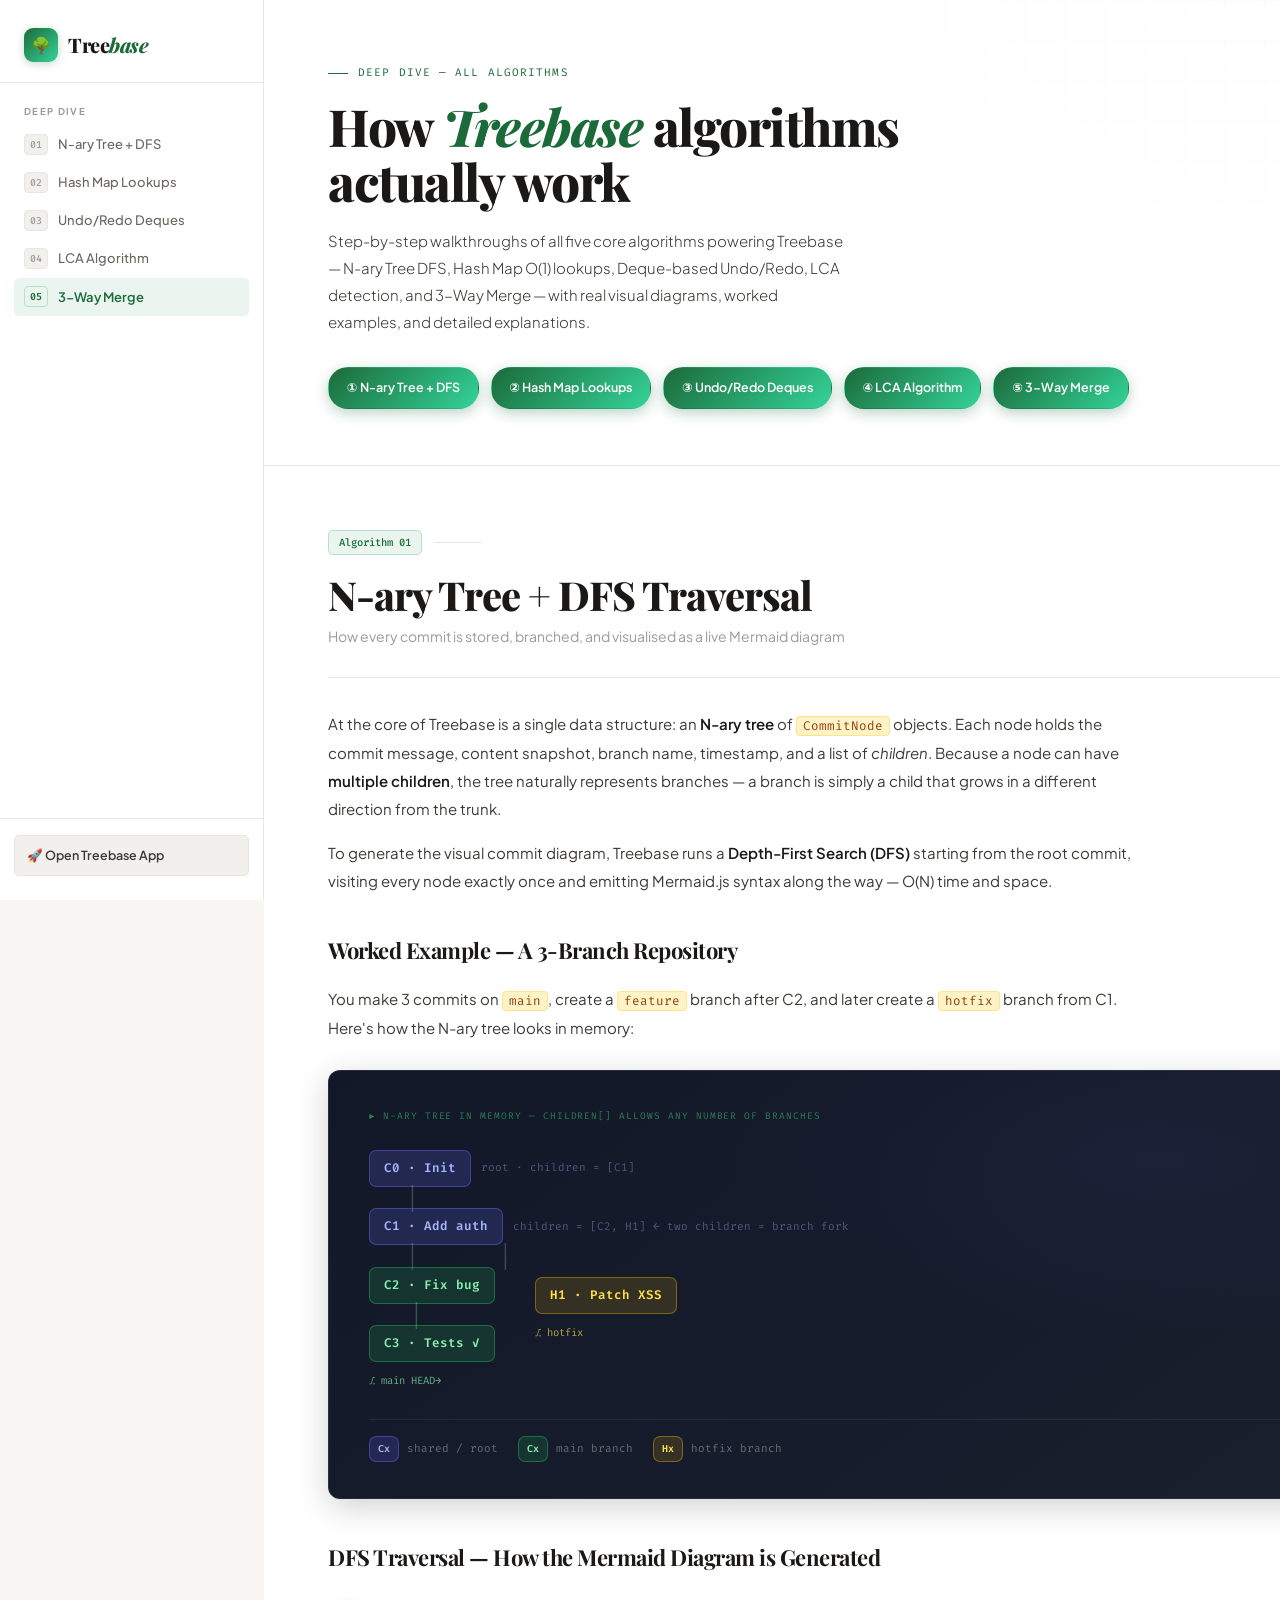
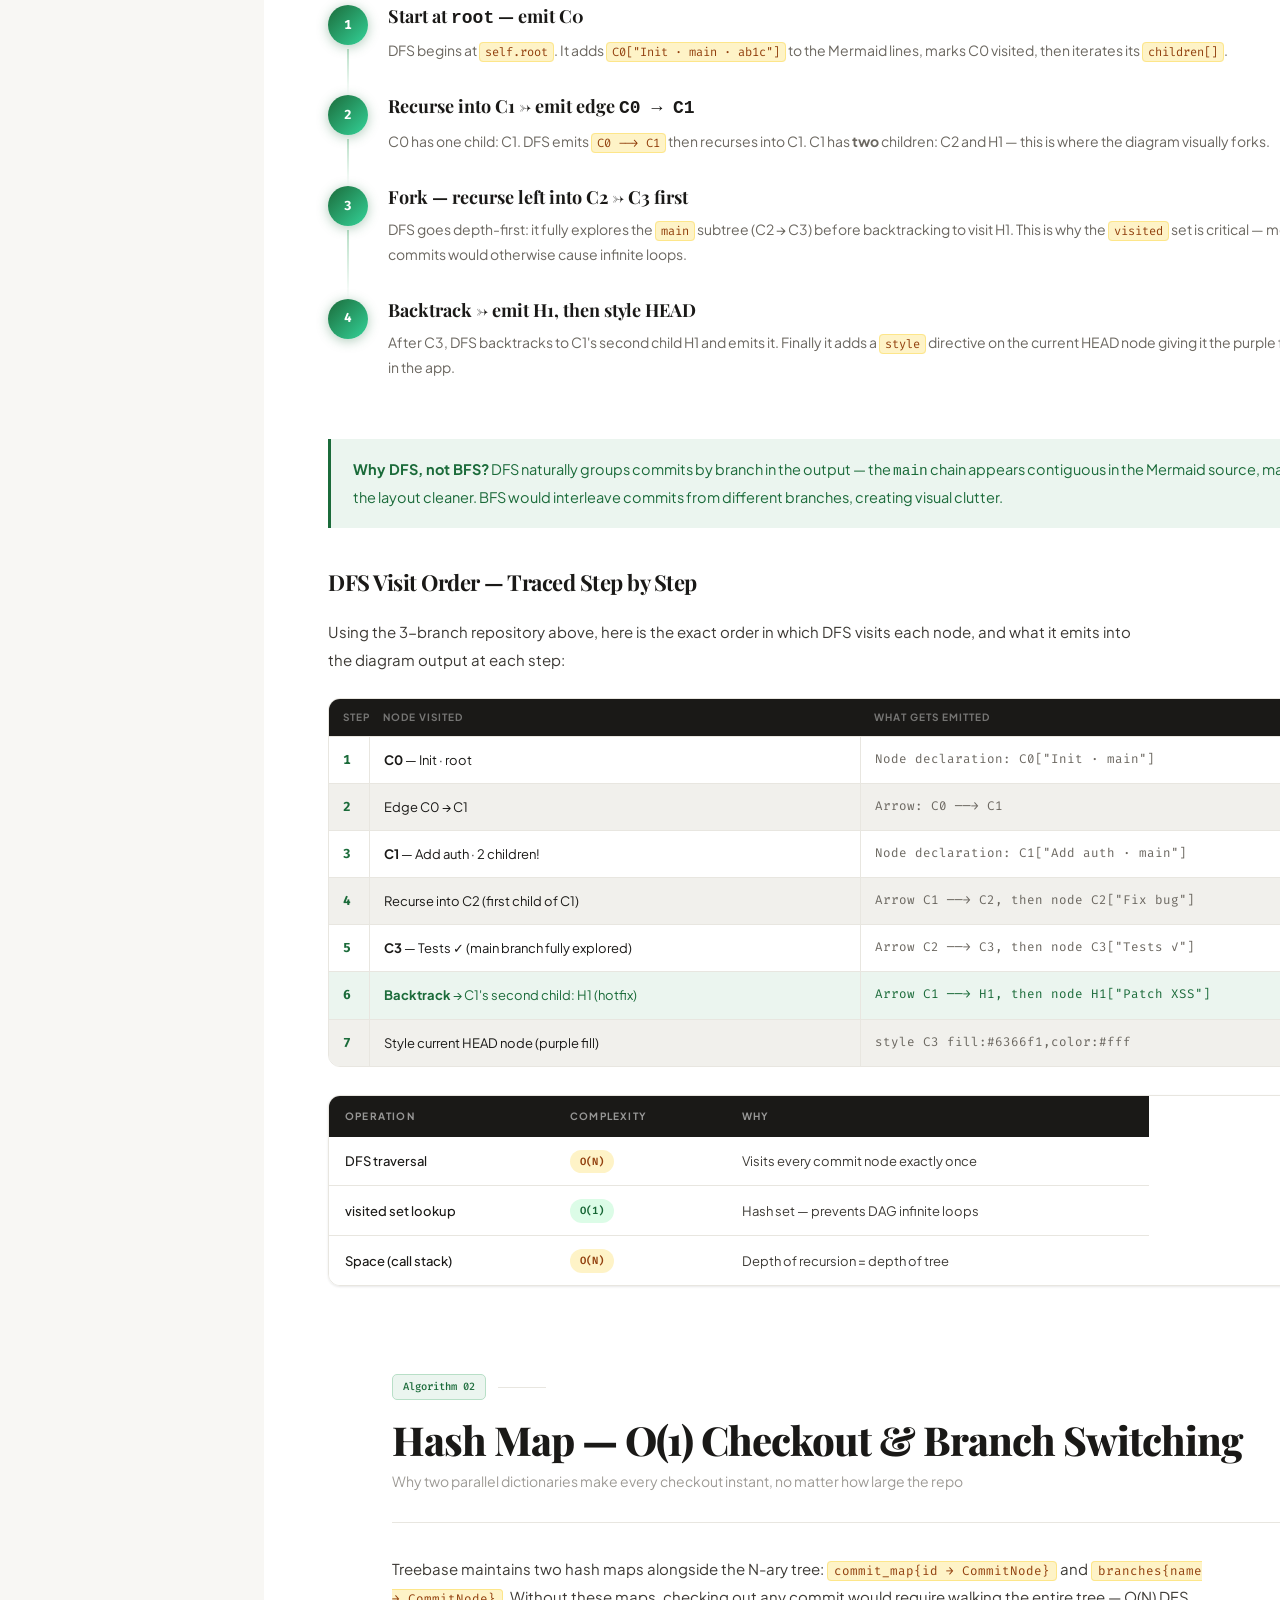
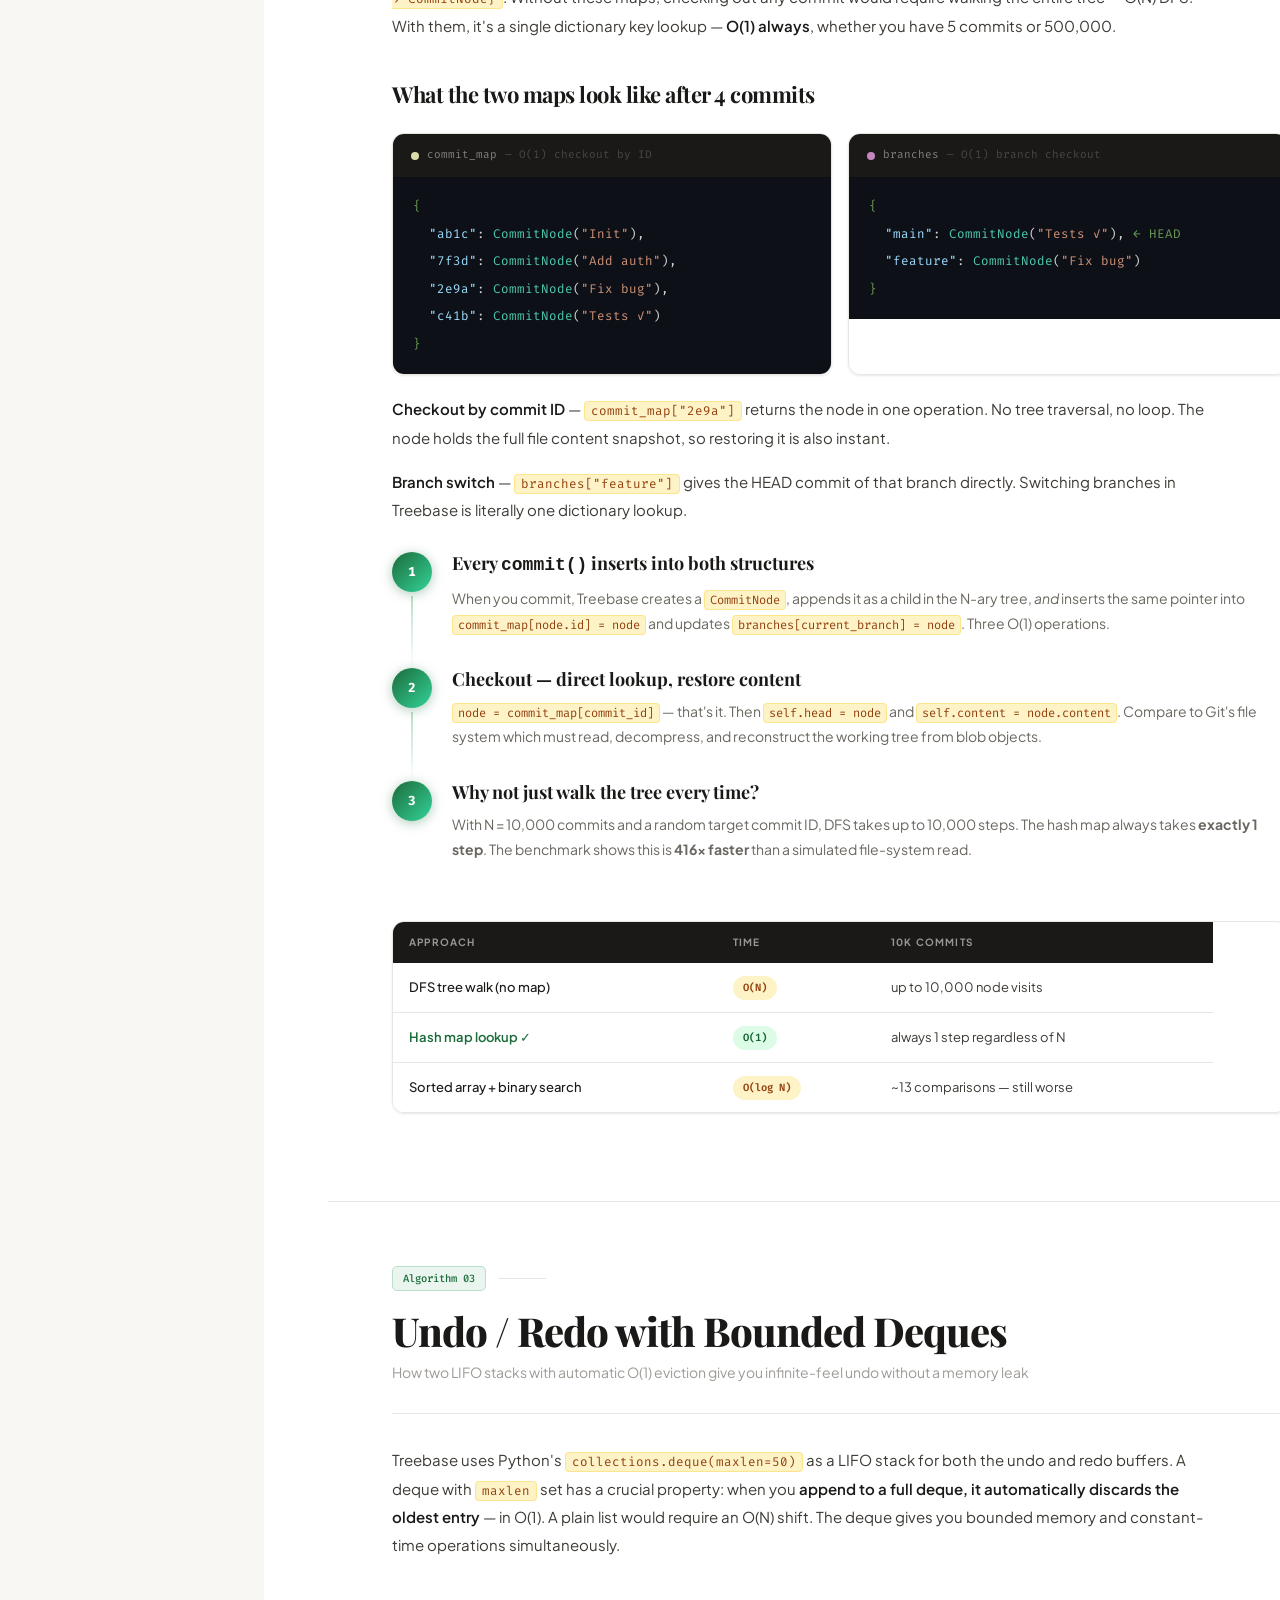
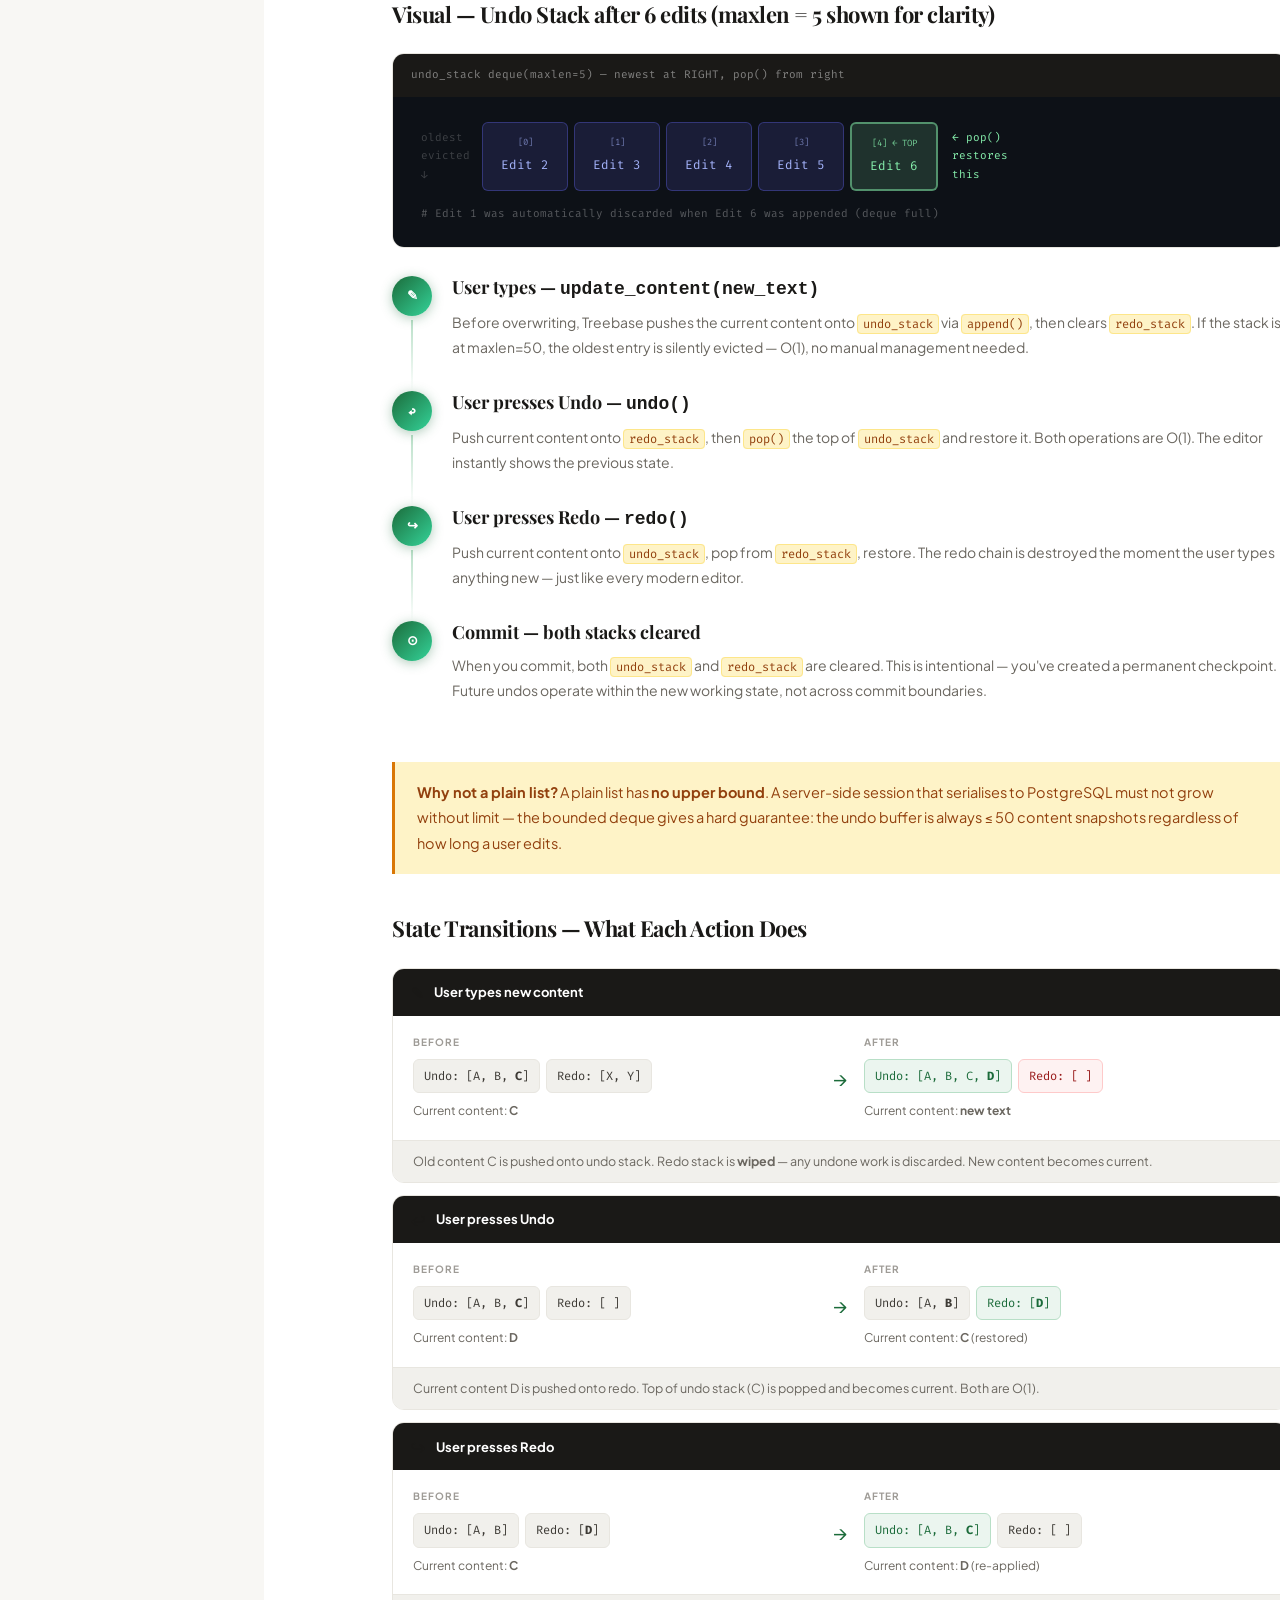
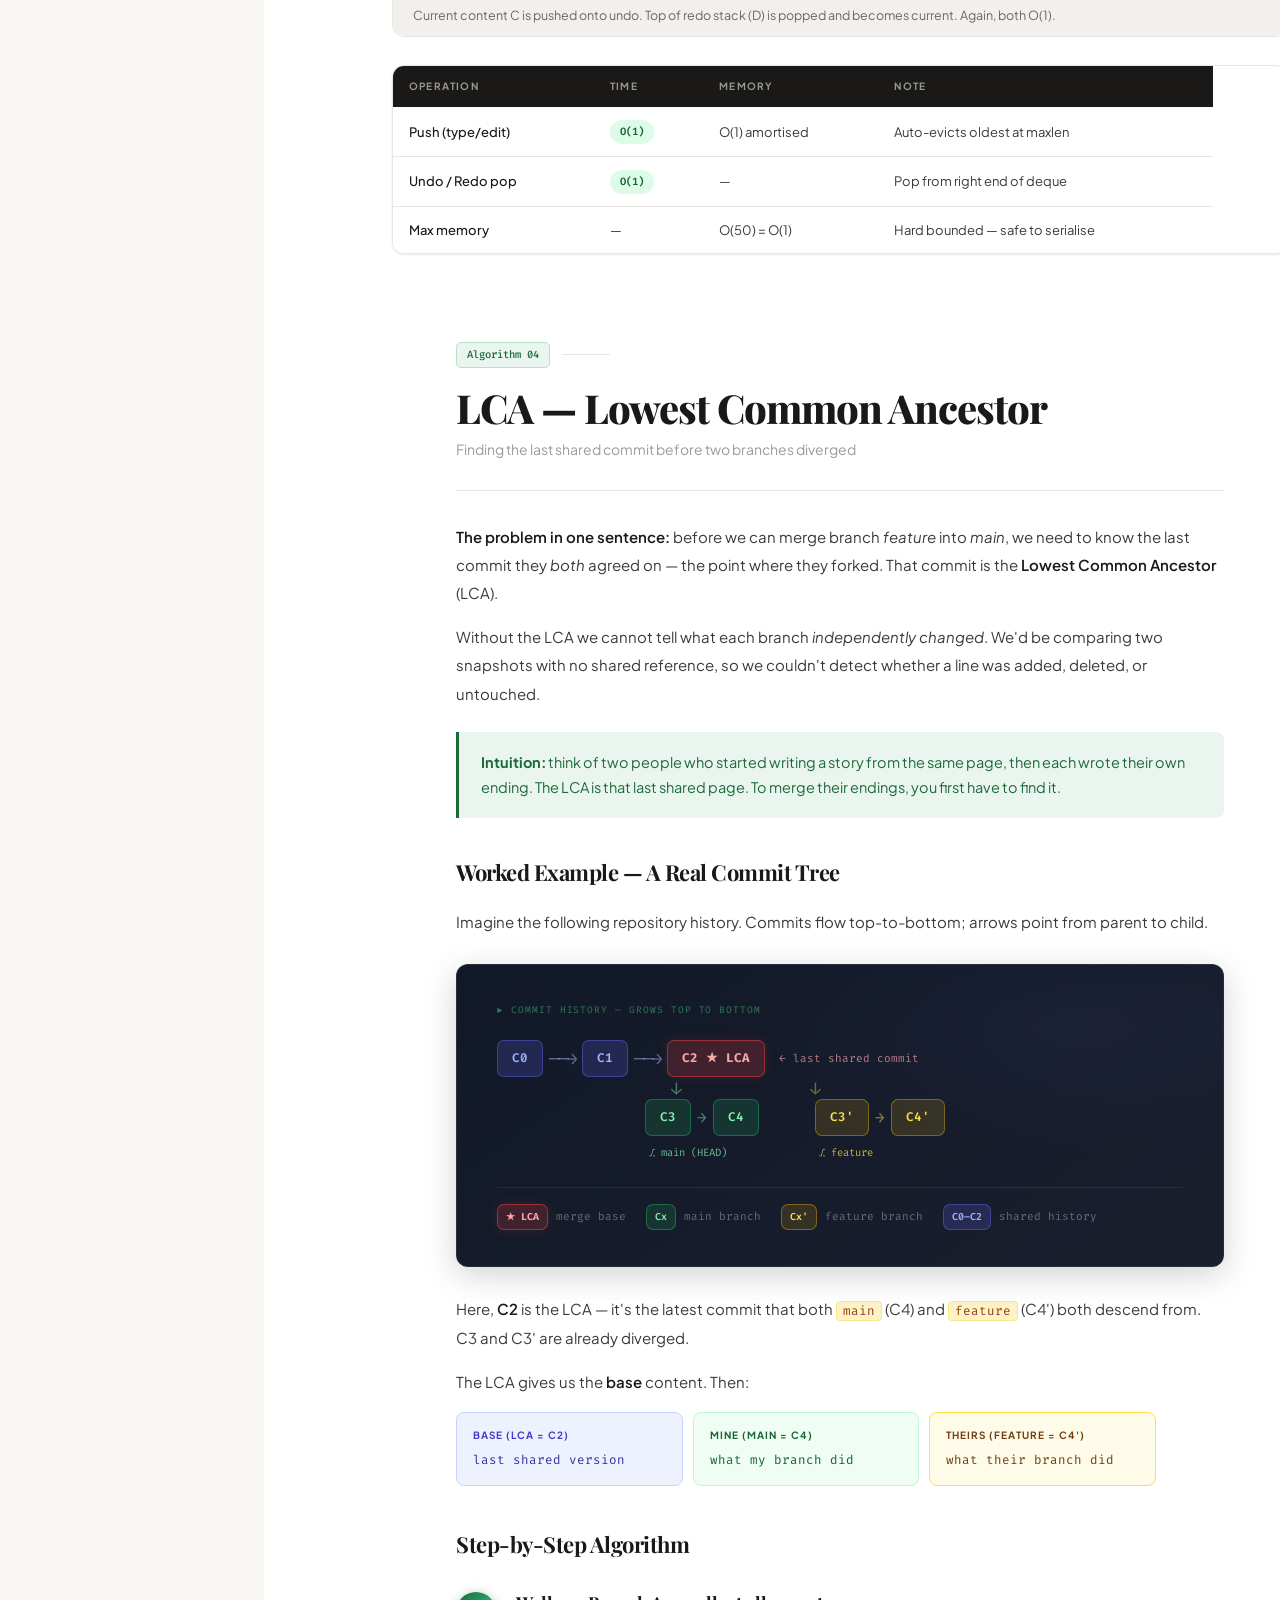
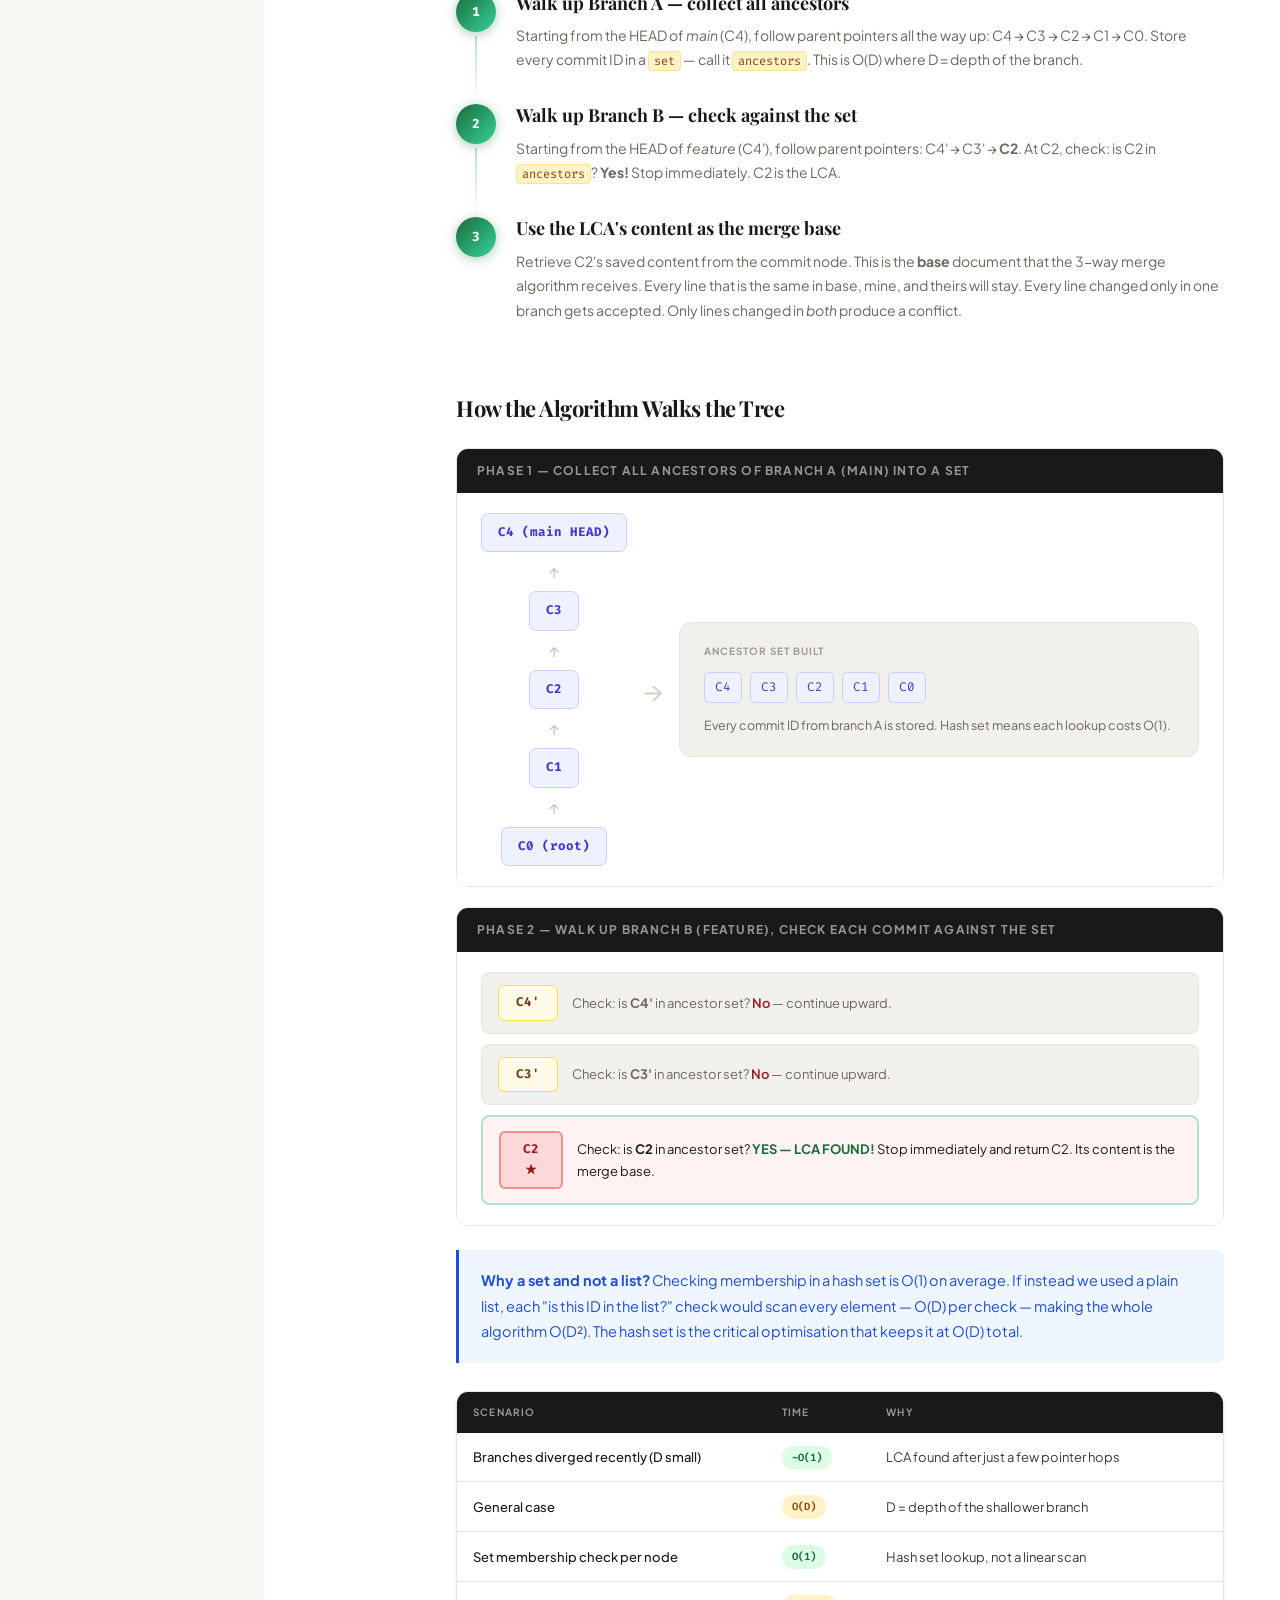
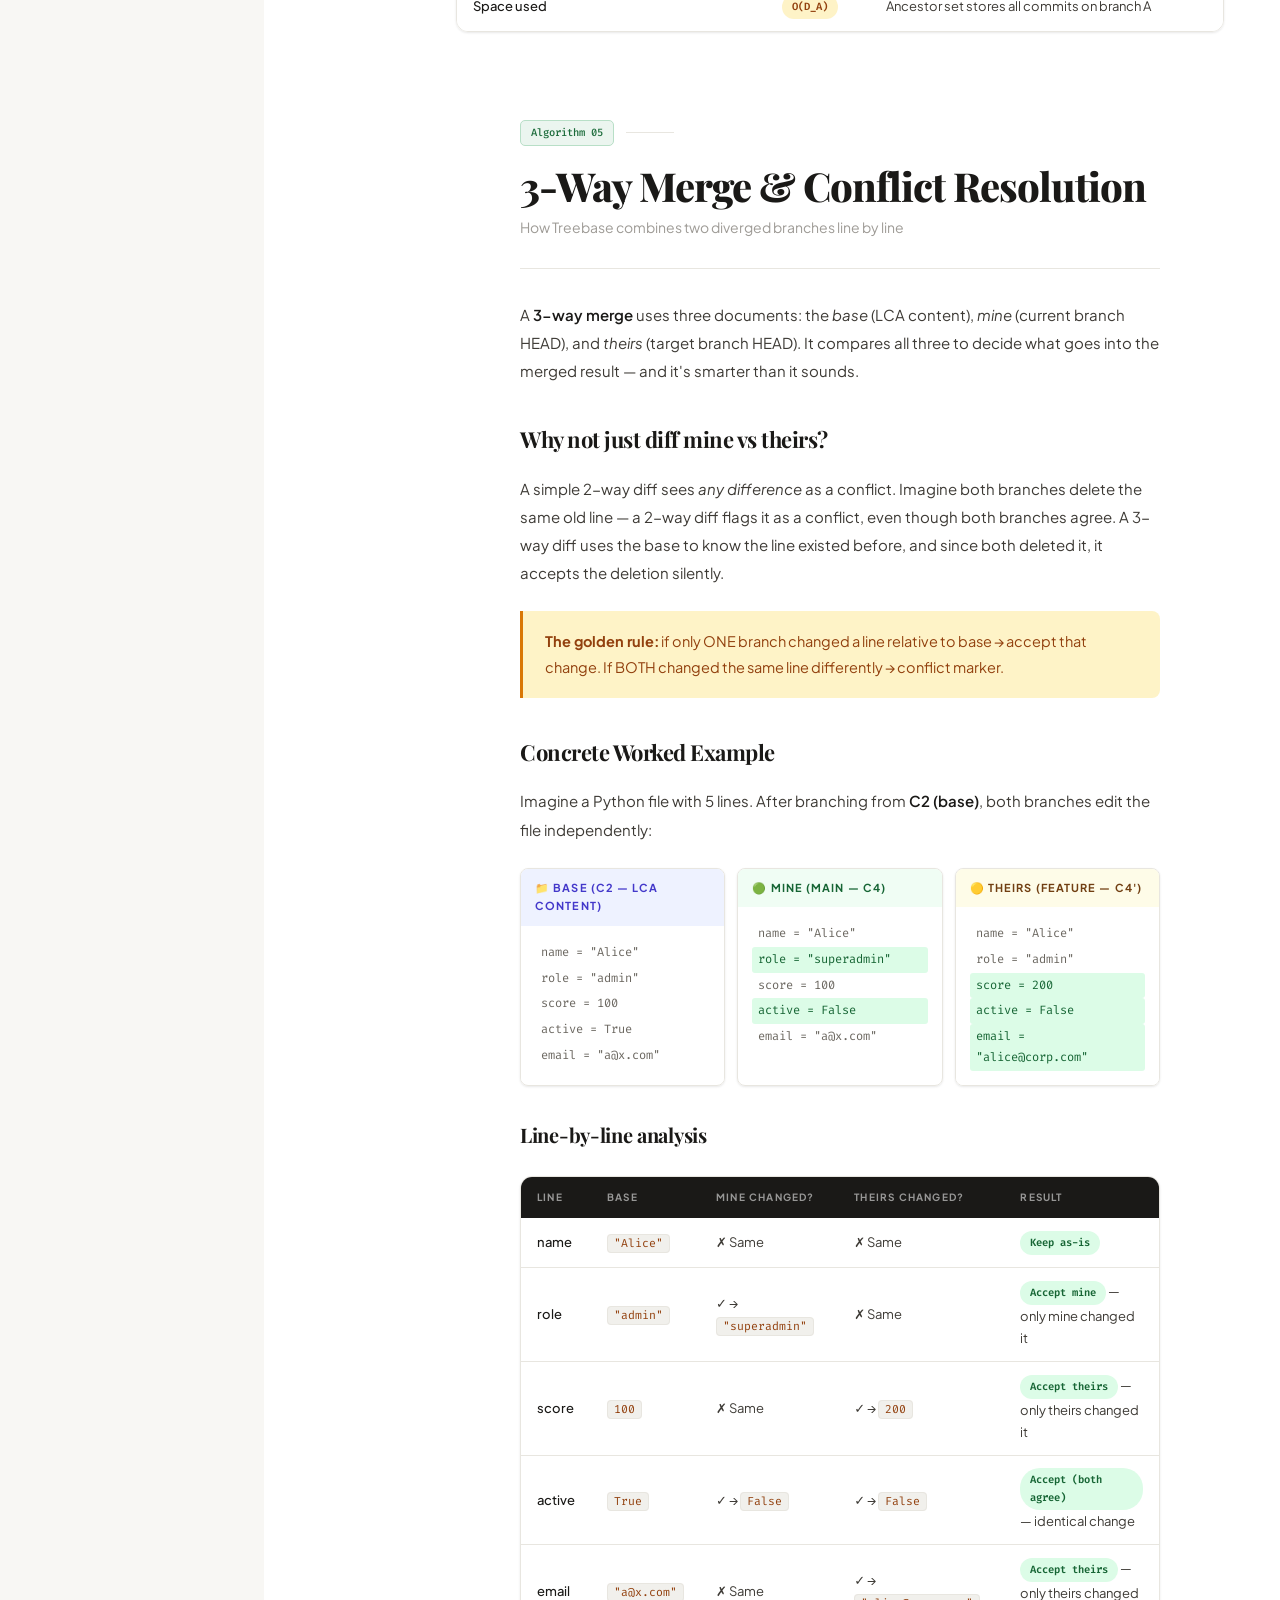
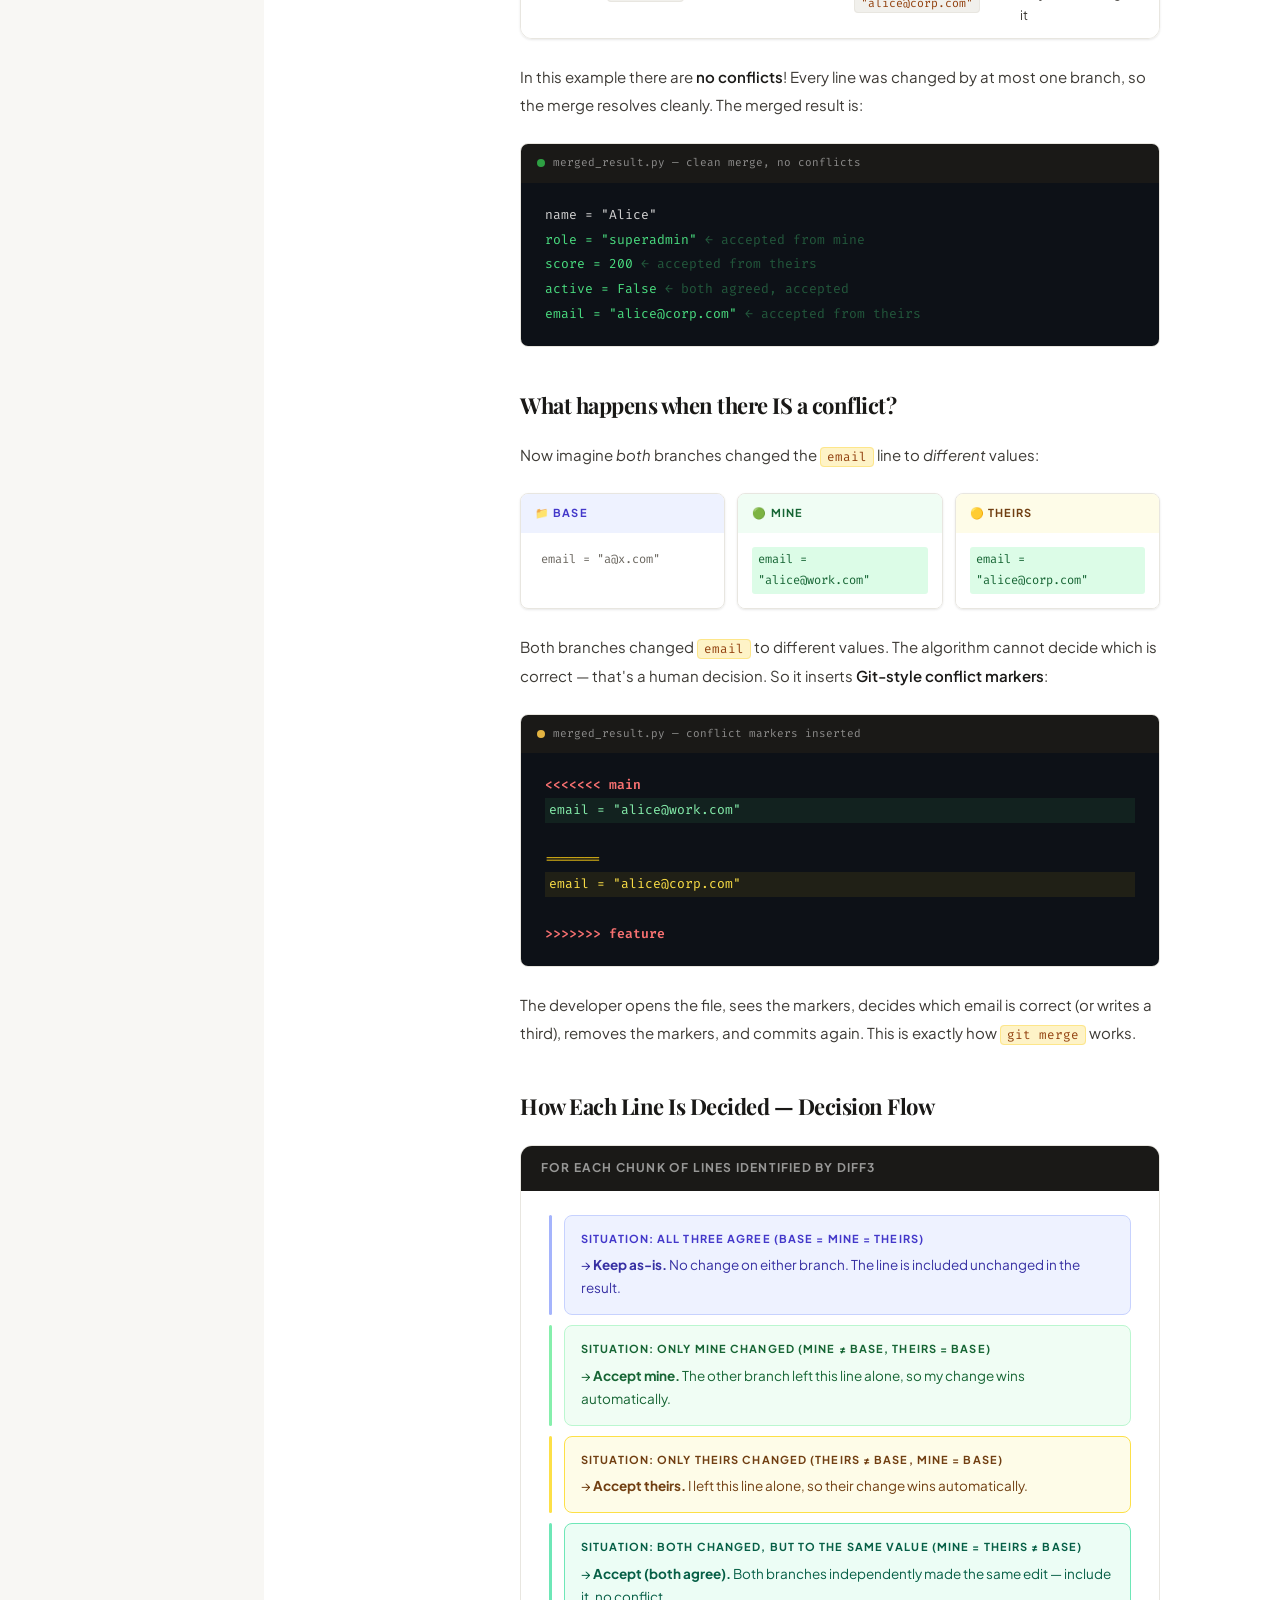
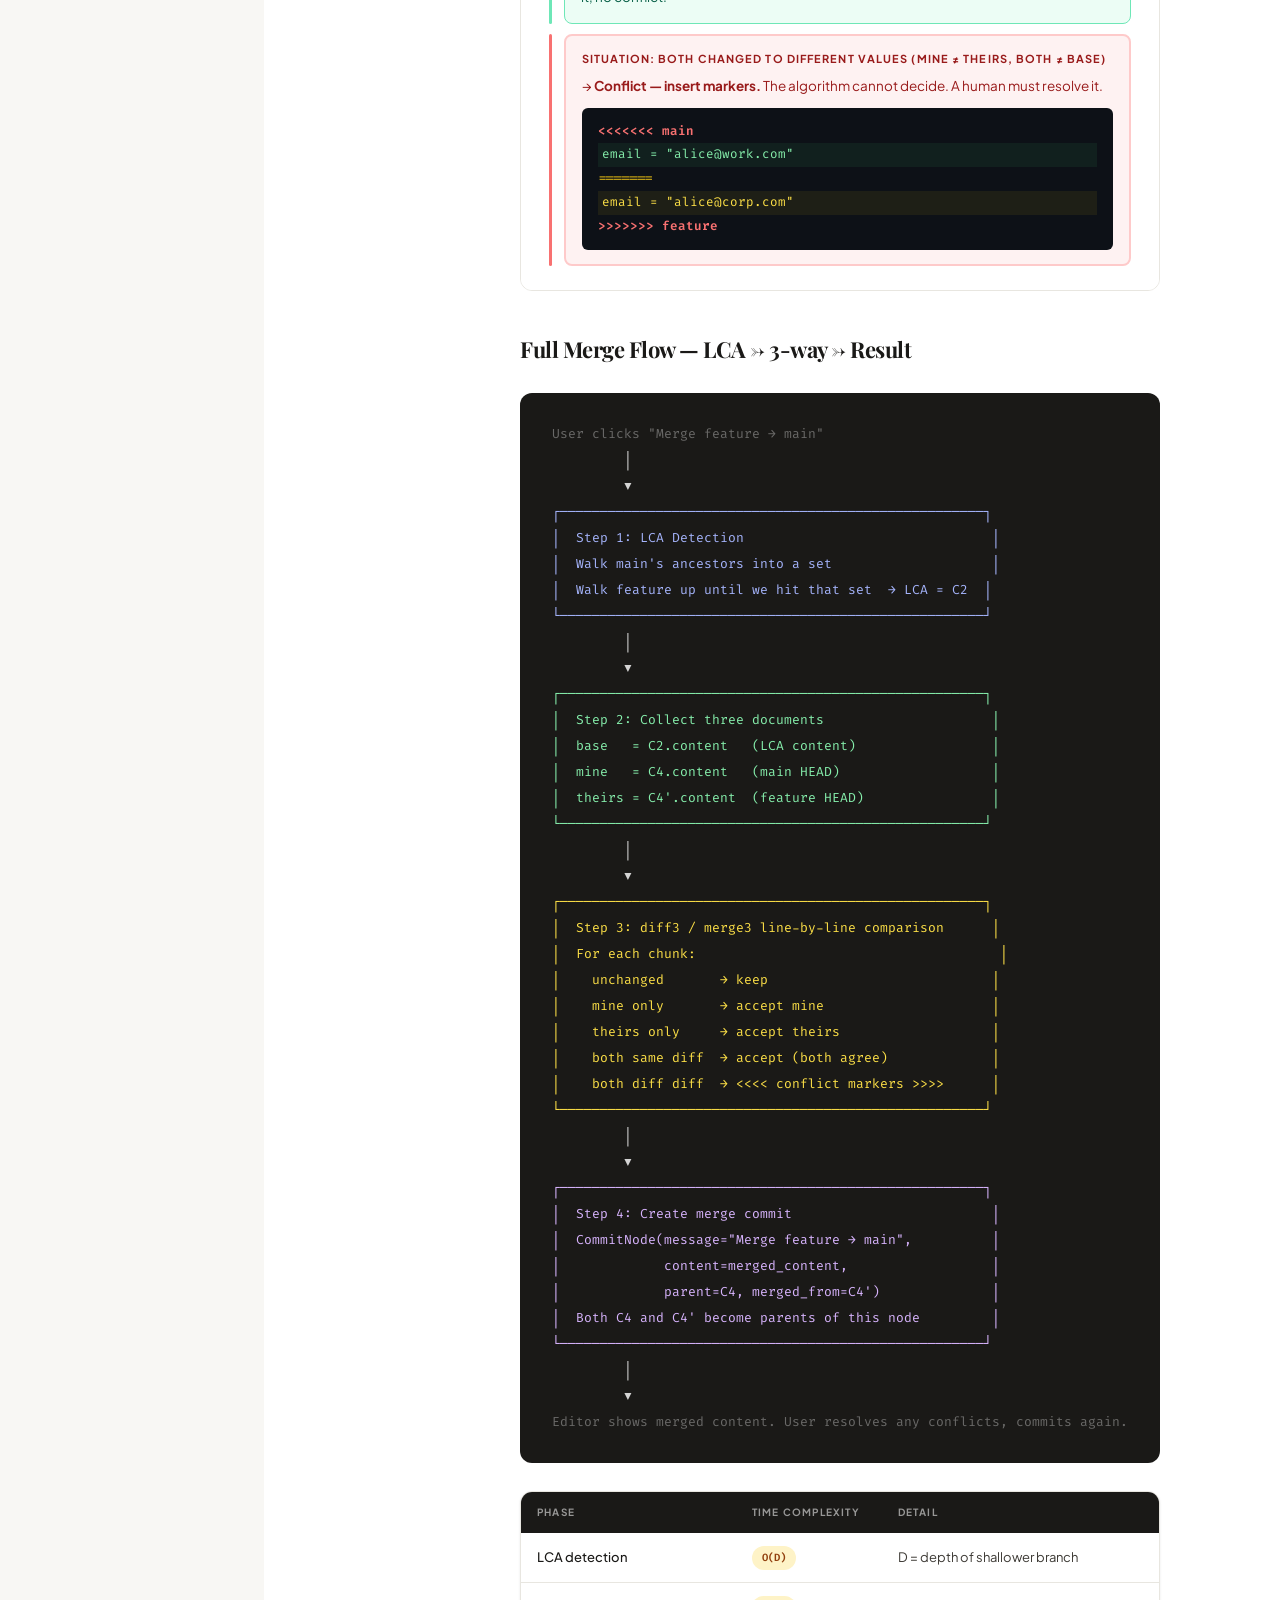
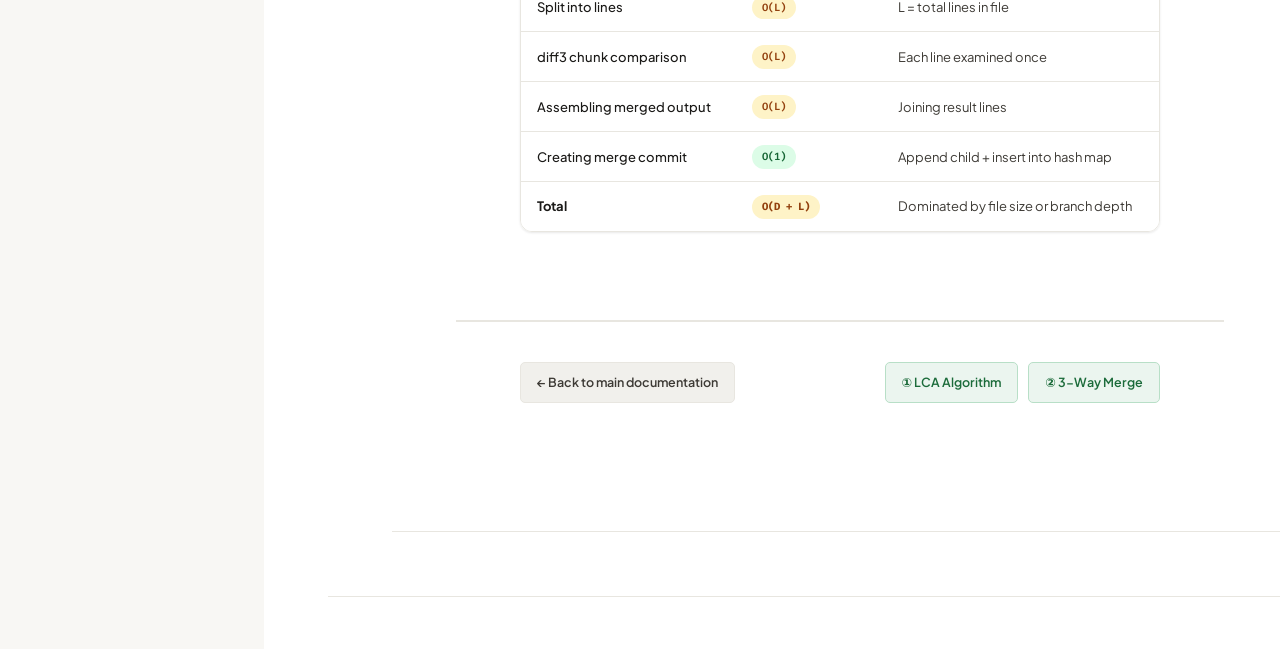
<file: deep-dive.html>
<!DOCTYPE html>
<html lang="en">
<head>
  <meta charset="UTF-8"/>
  <meta name="viewport" content="width=device-width, initial-scale=1.0"/>
  <title>Treebase — Deep Dive: All Algorithms</title>
  <link rel="preconnect" href="https://fonts.googleapis.com"/>
  <link href="https://fonts.googleapis.com/css2?family=Playfair+Display:ital,wght@0,700;0,800;1,700&family=Plus+Jakarta+Sans:wght@300;400;500;600;700&family=Fira+Code:wght@400;500&display=swap" rel="stylesheet"/>
  <style>
:root {
  --bg:#F8F7F4;--bg2:#FFFFFF;--bg3:#F1F0EC;--border:#E8E6E0;--border2:#D4D1C8;
  --ink:#1A1917;--ink2:#3D3A35;--ink3:#6B6760;--ink4:#9E9B96;
  --accent:#1B6B3A;--accent2:#25924F;--accent-bg:#EBF5EF;--accent-border:#B8DFC7;
  --amber:#92400E;--amber-bg:#FEF3C7;--blue:#1D4ED8;--blue-bg:#EFF6FF;--blue-border:#BFDBFE;
  --red:#991B1B;--red-bg:#FEF2F2;--red-border:#FECACA;
  --serif:'Playfair Display',Georgia,serif;--sans:'Plus Jakarta Sans',system-ui,sans-serif;--mono:'Fira Code','Courier New',monospace;
  --shadow-sm:0 1px 3px rgba(0,0,0,.06),0 1px 2px rgba(0,0,0,.04);
  --shadow-md:0 4px 16px rgba(0,0,0,.08),0 2px 6px rgba(0,0,0,.04);
  --shadow-lg:0 12px 40px rgba(0,0,0,.10),0 4px 12px rgba(0,0,0,.06);
  --radius:12px;--radius-sm:8px;--radius-xs:5px;--sidebar-w:264px;
}
*,*::before,*::after{box-sizing:border-box;margin:0;padding:0;}
html{scroll-behavior:smooth;}
body{font-family:var(--sans);background:var(--bg);color:var(--ink);line-height:1.7;-webkit-font-smoothing:antialiased;overflow-x:hidden;}
::selection{background:var(--accent-bg);color:var(--accent);}
::-webkit-scrollbar{width:5px;}::-webkit-scrollbar-track{background:transparent;}
::-webkit-scrollbar-thumb{background:var(--border2);border-radius:10px;}

#progress{position:fixed;top:0;left:var(--sidebar-w);right:0;height:2px;background:linear-gradient(90deg,var(--accent),#34D399);z-index:9999;transform-origin:left;transform:scaleX(0);transition:transform .1s linear;}

.layout{display:flex;min-height:100vh;}

/* SIDEBAR */
.sidebar{width:var(--sidebar-w);background:var(--bg2);border-right:1px solid var(--border);position:fixed;top:0;left:0;bottom:0;display:flex;flex-direction:column;overflow-y:auto;z-index:100;}
.sidebar::-webkit-scrollbar{width:3px;}.sidebar::-webkit-scrollbar-thumb{background:var(--border);border-radius:4px;}
.sidebar-header{padding:28px 24px 20px;border-bottom:1px solid var(--border);flex-shrink:0;}
.sidebar-logo{display:flex;align-items:center;gap:10px;text-decoration:none;}
.sidebar-logo-icon{width:34px;height:34px;border-radius:9px;background:linear-gradient(135deg,var(--accent) 0%,#34D399 100%);display:flex;align-items:center;justify-content:center;font-size:16px;flex-shrink:0;box-shadow:0 2px 8px rgba(27,107,58,.25);}
.sidebar-logo-text{font-family:var(--serif);font-size:20px;font-weight:800;color:var(--ink);line-height:1;letter-spacing:-.5px;}
.sidebar-logo-text em{color:var(--accent);font-style:italic;}
.sidebar-nav{padding:20px 14px;flex:1;}
.nav-group{margin-bottom:24px;}
.nav-group-label{font-size:9.5px;font-weight:700;letter-spacing:.14em;text-transform:uppercase;color:var(--ink4);padding:0 10px;margin-bottom:6px;display:block;}
.nav-link{display:flex;align-items:center;gap:10px;padding:8px 10px;border-radius:var(--radius-xs);text-decoration:none;color:var(--ink3);font-size:13px;font-weight:500;transition:all .15s;cursor:pointer;border:none;background:none;width:100%;text-align:left;}
.nav-link:hover{background:var(--bg3);color:var(--ink);}
.nav-link.active{background:var(--accent-bg);color:var(--accent);font-weight:600;}
.nav-num{font-family:var(--mono);font-size:10px;color:var(--ink4);min-width:22px;background:var(--bg3);border:1px solid var(--border);border-radius:4px;padding:1px 5px;text-align:center;flex-shrink:0;}
.nav-link.active .nav-num{background:var(--accent-bg);border-color:var(--accent-border);color:var(--accent);}
.sidebar-footer{padding:16px 14px;border-top:1px solid var(--border);flex-shrink:0;}
.sidebar-btn{display:flex;align-items:center;gap:8px;padding:9px 12px;border-radius:var(--radius-xs);text-decoration:none;font-size:12.5px;font-weight:600;font-family:var(--sans);transition:all .18s;margin-bottom:8px;}
.sidebar-btn-secondary{background:var(--bg3);color:var(--ink2);border:1px solid var(--border);}
.sidebar-btn-secondary:hover{background:var(--border);color:var(--ink);}

/* MAIN */
.main{margin-left:var(--sidebar-w);min-height:100vh;flex:1;}

/* HERO */
.hero{background:var(--bg2);border-bottom:1px solid var(--border);padding:64px 64px 56px;position:relative;overflow:hidden;}
.hero-grid-bg{position:absolute;inset:0;pointer-events:none;background-image:linear-gradient(var(--border) 1px,transparent 1px),linear-gradient(90deg,var(--border) 1px,transparent 1px);background-size:40px 40px;opacity:.35;-webkit-mask-image:radial-gradient(ellipse 80% 100% at 100% 0%,rgba(0,0,0,.5) 0%,transparent 70%);mask-image:radial-gradient(ellipse 80% 100% at 100% 0%,rgba(0,0,0,.5) 0%,transparent 70%);}
.hero-eyebrow{font-family:var(--mono);font-size:11px;color:var(--accent);letter-spacing:.1em;text-transform:uppercase;margin-bottom:16px;display:flex;align-items:center;gap:10px;position:relative;}
.hero-eyebrow::before{content:'';display:block;width:20px;height:1px;background:var(--accent);}
.hero h1{font-family:var(--serif);font-size:clamp(36px,4vw,56px);font-weight:800;line-height:1.08;letter-spacing:-1.5px;color:var(--ink);max-width:680px;margin-bottom:18px;position:relative;}
.hero h1 em{color:var(--accent);font-style:italic;}
.hero-desc{font-size:15px;color:var(--ink2);max-width:520px;line-height:1.8;font-weight:300;position:relative;}
.hero-toc{display:flex;gap:12px;margin-top:32px;flex-wrap:wrap;position:relative;}
.toc-pill{display:inline-flex;align-items:center;gap:6px;padding:9px 18px;background:var(--bg3);border:1.5px solid var(--border);border-radius:20px;font-size:12.5px;font-weight:600;color:var(--ink2);text-decoration:none;transition:all .22s;box-shadow:var(--shadow-sm);}
.toc-pill:hover{background:var(--accent-bg);border-color:var(--accent-border);color:var(--accent);transform:translateY(-1px);box-shadow:0 4px 12px rgba(27,107,58,.12);}
.toc-pill.green{background:linear-gradient(135deg,var(--accent) 0%,#34D399 100%);border-color:transparent;color:#fff;box-shadow:0 4px 14px rgba(27,107,58,.3);}
.toc-pill.green:hover{background:linear-gradient(135deg,var(--accent2) 0%,#10B981 100%);transform:translateY(-2px);box-shadow:0 6px 18px rgba(27,107,58,.4);}

/* SECTION */
.section{padding:64px 64px;border-bottom:1px solid var(--border);}
.section.white{background:var(--bg2);}
.eyebrow{display:flex;align-items:center;gap:12px;margin-bottom:18px;}
.eye-tag{font-family:var(--mono);font-size:10.5px;font-weight:500;color:var(--accent);background:var(--accent-bg);border:1px solid var(--accent-border);padding:3px 10px;border-radius:var(--radius-xs);}
.eye-line{flex:1;height:1px;background:var(--border);max-width:48px;}
.sec-title{font-family:var(--serif);font-size:clamp(26px,3.2vw,40px);font-weight:800;line-height:1.1;letter-spacing:-1px;color:var(--ink);margin-bottom:8px;}
.sec-sub{font-size:14px;color:var(--ink4);margin-bottom:32px;padding-bottom:28px;border-bottom:1px solid var(--border);}
.prose{font-size:15px;color:var(--ink2);line-height:1.88;max-width:820px;}
.prose p+p{margin-top:16px;}
.prose strong{color:var(--ink);font-weight:600;}
.prose code{font-family:var(--mono);font-size:12.5px;background:var(--amber-bg);border:1px solid #FDE68A;padding:1px 6px;border-radius:4px;color:var(--amber);}
.callout{margin:24px 0;padding:18px 22px;border-left:3px solid var(--accent);background:var(--accent-bg);border-radius:0 var(--radius-sm) var(--radius-sm) 0;font-size:14.5px;color:var(--accent);line-height:1.75;}
.callout-amber{border-left-color:#D97706;background:var(--amber-bg);color:#92400E;}
.callout-blue{border-left-color:var(--blue);background:var(--blue-bg);color:var(--blue);}
.callout-red{border-left-color:#DC2626;background:var(--red-bg);color:var(--red);}

/* TREE DIAGRAM */
.tree-diagram{margin:28px 0;background:linear-gradient(145deg,#111827 0%,#1A1F2E 100%);border-radius:var(--radius);padding:36px 40px;font-family:var(--mono);font-size:13.5px;line-height:2;color:#D4D4D4;overflow-x:auto;position:relative;border:1px solid rgba(255,255,255,.08);box-shadow:0 8px 32px rgba(0,0,0,.18);}
.tree-diagram::before{content:'';position:absolute;inset:0;background:radial-gradient(ellipse 60% 60% at 80% 20%,rgba(99,102,241,.06) 0%,transparent 70%);border-radius:var(--radius);pointer-events:none;}
.tree-diagram .node{display:inline-block;padding:5px 14px;border-radius:7px;border:1px solid rgba(255,255,255,.15);background:rgba(255,255,255,.07);font-size:12.5px;font-weight:600;transition:all .2s;cursor:default;}
.tree-diagram .node:hover{transform:translateY(-1px);box-shadow:0 4px 12px rgba(0,0,0,.3);}
.tree-diagram .node.base{background:rgba(99,102,241,.2);border-color:rgba(99,102,241,.45);color:#A5B4FC;box-shadow:0 0 0 0 rgba(99,102,241,0);}
.tree-diagram .node.base:hover{box-shadow:0 0 16px rgba(99,102,241,.3);}
.tree-diagram .node.mine{background:rgba(34,197,94,.15);border-color:rgba(34,197,94,.4);color:#86EFAC;}
.tree-diagram .node.mine:hover{box-shadow:0 0 16px rgba(34,197,94,.25);}
.tree-diagram .node.theirs{background:rgba(234,179,8,.15);border-color:rgba(234,179,8,.4);color:#FDE047;}
.tree-diagram .node.theirs:hover{box-shadow:0 0 16px rgba(234,179,8,.2);}
.tree-diagram .node.lca{background:rgba(239,68,68,.2);border-color:rgba(239,68,68,.5);color:#FCA5A5;font-weight:700;box-shadow:0 0 12px rgba(239,68,68,.15);}
.tree-diagram .node.lca:hover{box-shadow:0 0 20px rgba(239,68,68,.3);}
.tree-diagram .node.merge{background:rgba(168,85,247,.2);border-color:rgba(168,85,247,.5);color:#D8B4FE;}
.tree-diagram .node.merge:hover{box-shadow:0 0 16px rgba(168,85,247,.25);}
.tree-diagram .connector{color:rgba(255,255,255,.3);}
.tree-legend{display:flex;gap:16px;flex-wrap:wrap;margin-top:16px;}
.leg-item{display:flex;align-items:center;gap:6px;font-size:11px;font-family:var(--mono);color:rgba(255,255,255,.4);}
.leg-dot{width:10px;height:10px;border-radius:3px;flex-shrink:0;}

/* STEP CARDS — enhanced */
.step-list{margin:28px 0;display:flex;flex-direction:column;gap:0;}
.step{display:flex;gap:0;position:relative;}
.step:not(:last-child)::before{content:'';position:absolute;left:19px;top:44px;bottom:0;width:2px;background:linear-gradient(to bottom,var(--accent-border),transparent);z-index:0;}
.step-num{width:40px;height:40px;border-radius:50%;background:linear-gradient(135deg,var(--accent) 0%,#34D399 100%);color:#fff;display:flex;align-items:center;justify-content:center;font-family:var(--mono);font-size:13px;font-weight:700;flex-shrink:0;margin-top:0;position:relative;z-index:1;box-shadow:0 2px 12px rgba(27,107,58,.35);}
.step-body{padding:0 0 32px 20px;flex:1;}
.step-title{font-family:var(--serif);font-size:18px;font-weight:700;color:var(--ink);margin-bottom:8px;line-height:1.3;}
.step-desc{font-size:14px;color:var(--ink3);line-height:1.75;}
.step-desc code{font-family:var(--mono);font-size:12px;background:var(--amber-bg);border:1px solid #FDE68A;padding:1px 5px;border-radius:4px;color:var(--amber);}

/* CODE BLOCK */
.code-block{margin:24px 0;border-radius:var(--radius);overflow:hidden;border:1px solid #2D2D2D;box-shadow:var(--shadow-md);max-width:900px;}
.code-top{display:flex;align-items:center;justify-content:space-between;padding:10px 16px;background:#1E1E1E;border-bottom:1px solid rgba(255,255,255,.06);}
.dots{display:flex;gap:6px;}.dots span{width:10px;height:10px;border-radius:50%;}
.dot-r{background:#FF5F57;}.dot-y{background:#FEBC2E;}.dot-g{background:#28C840;}
.code-file{font-family:var(--mono);font-size:11px;color:rgba(255,255,255,.3);}
pre{background:#1A1A1A;padding:22px 24px;overflow-x:auto;font-family:var(--mono);font-size:12.5px;line-height:1.9;color:#D4D4D4;}
.k{color:#569CD6;}.t{color:#4EC9B0;}.f{color:#DCDCAA;}.s{color:#CE9178;}.c{color:#6A9955;font-style:italic;}.n{color:#9CDCFE;}.nm{color:#B5CEA8;}.p{color:#D4D4D4;}.kw{color:#C586C0;}

/* MERGE COLUMNS */
.merge-cols{display:grid;grid-template-columns:1fr 1fr 1fr;gap:12px;margin:24px 0;}
.merge-col{border-radius:var(--radius-sm);overflow:hidden;border:1px solid var(--border);box-shadow:var(--shadow-sm);}
.merge-col-head{padding:10px 14px;font-size:11px;font-weight:700;text-transform:uppercase;letter-spacing:.1em;}
.merge-col-head.base{background:#EEF2FF;color:#4338CA;}
.merge-col-head.mine{background:#F0FDF4;color:#166534;}
.merge-col-head.theirs{background:#FEFCE8;color:#713F12;}
.merge-col-body{background:var(--bg2);padding:14px;}
.merge-line{font-family:var(--mono);font-size:12px;line-height:1.8;padding:2px 6px;border-radius:3px;}
.merge-line.add{background:#DCFCE7;color:#166534;}
.merge-line.del{background:#FEE2E2;color:#991B1B;text-decoration:line-through;opacity:.7;}
.merge-line.conf{background:#FEF3C7;color:#92400E;}
.merge-line.normal{color:var(--ink3);}

/* RESULT BOX */
.result-box{margin:24px 0;border-radius:var(--radius-sm);border:1px solid var(--border);overflow:hidden;max-width:900px;}
.result-box-head{padding:10px 16px;background:var(--ink);font-family:var(--mono);font-size:11px;color:rgba(255,255,255,.5);display:flex;align-items:center;gap:8px;}
.result-box-head .dot{width:8px;height:8px;border-radius:50%;}
.result-box-body{background:#0D1117;padding:20px 24px;font-family:var(--mono);font-size:13px;line-height:1.9;}
.r-normal{color:#D4D4D4;}
.r-add{color:#4ADE80;}
.r-conf-head{color:#F87171;font-weight:600;}
.r-conf-sep{color:#FACC15;}
.r-mine{color:#86EFAC;background:rgba(74,222,128,.08);display:block;padding:0 4px;}
.r-theirs{color:#FDE047;background:rgba(250,204,21,.08);display:block;padding:0 4px;}

/* BADGE */
.badge{display:inline-block;padding:3px 10px;border-radius:20px;font-family:var(--mono);font-size:10.5px;font-weight:600;}
.b-green{background:#DCFCE7;color:#166534;}.b-amber{background:#FEF3C7;color:#92400E;}.b-blue{background:var(--blue-bg);color:var(--blue);}

/* BACK LINK */
.back-link{display:inline-flex;align-items:center;gap:6px;padding:9px 16px;border-radius:var(--radius-xs);background:var(--bg3);border:1px solid var(--border);font-size:12.5px;font-weight:600;color:var(--ink2);text-decoration:none;transition:all .18s;}
.back-link:hover{background:var(--border);color:var(--ink);}

/* DIVIDER */
.divider{height:1px;background:var(--border);margin:36px 0;}

/* ANCHOR OFFSET for fixed nav */
.anchor-target{scroll-margin-top:80px;}

/* SUMMARY TABLE */
table{width:100%;border-collapse:collapse;background:var(--bg2);max-width:820px;}
thead tr{background:var(--ink);}
thead th{padding:12px 16px;font-size:10px;font-weight:700;text-transform:uppercase;letter-spacing:.12em;color:rgba(255,255,255,.55);text-align:left;}
tbody tr{border-bottom:1px solid var(--border);transition:background .12s;}
tbody tr:last-child{border-bottom:none;}
tbody tr:hover{background:var(--bg3);}
td{padding:12px 16px;font-size:13px;color:var(--ink2);vertical-align:middle;}
td:first-child{color:var(--ink);font-weight:500;}
td code{font-family:var(--mono);font-size:11.5px;background:var(--bg3);border:1px solid var(--border);padding:1px 6px;border-radius:4px;color:var(--amber);}
.tbl-wrap{border-radius:var(--radius);overflow:hidden;border:1px solid var(--border);box-shadow:var(--shadow-sm);margin:24px 0;}

/* ARCH FLOW (inline tree ascii) */
.ascii-tree{background:var(--ink);border-radius:var(--radius);padding:28px 32px;font-family:var(--mono);font-size:13px;line-height:2;color:#D4D4D4;overflow-x:auto;white-space:pre;margin:24px 0;}

/* REVEAL ANIM */
@keyframes fadeUp{from{opacity:0;transform:translateY(16px);}to{opacity:1;transform:translateY(0);}}
.reveal{animation:fadeUp .5s ease both;}
  </style>
</head>
<body>
<div id="progress"></div>
<div class="layout">

  <!-- SIDEBAR -->
  <aside class="sidebar">
    <div class="sidebar-header">
      <a class="sidebar-logo" href="index.html">
        <div class="sidebar-logo-icon">🌳</div>
        <div class="sidebar-logo-text">Tree<em>base</em></div>
      </a>
    </div>
    <nav class="sidebar-nav">
      <div class="nav-group">
        <span class="nav-group-label">Deep Dive</span>
        <a class="nav-link active" href="#nary">
          <span class="nav-num">01</span> N-ary Tree + DFS
        </a>
        <a class="nav-link" href="#hashmap">
          <span class="nav-num">02</span> Hash Map Lookups
        </a>
        <a class="nav-link" href="#deque">
          <span class="nav-num">03</span> Undo/Redo Deques
        </a>
        <a class="nav-link" href="#lca">
          <span class="nav-num">04</span> LCA Algorithm
        </a>
        <a class="nav-link" href="#merge">
          <span class="nav-num">05</span> 3-Way Merge
        </a>
      </div>
    </nav>
    <div class="sidebar-footer">
      <a class="sidebar-btn sidebar-btn-secondary" href="https://treebase.onrender.com" target="_blank">🚀 Open Treebase App</a>
    </div>
  </aside>

  <!-- MAIN -->
  <main class="main">

    <!-- HERO -->
    <div class="hero reveal">
      <div class="hero-grid-bg"></div>
      <div class="hero-eyebrow">Deep Dive — All Algorithms</div>
      <h1>How <em>Treebase</em> algorithms actually work</h1>
      <p class="hero-desc">Step-by-step walkthroughs of all five core algorithms powering Treebase — N-ary Tree DFS, Hash Map O(1) lookups, Deque-based Undo/Redo, LCA detection, and 3-Way Merge — with real visual diagrams, worked examples, and detailed explanations.</p>
      <div class="hero-toc">
        <a class="toc-pill green" href="#nary">① N-ary Tree + DFS</a>
        <a class="toc-pill green" href="#hashmap">② Hash Map Lookups</a>
        <a class="toc-pill green" href="#deque">③ Undo/Redo Deques</a>
        <a class="toc-pill green" href="#lca">④ LCA Algorithm</a>
        <a class="toc-pill green" href="#merge">⑤ 3-Way Merge</a>
      </div>
    </div>

    <!-- ═══════════════════════════════════════════════════════════════ -->
    <!--  SECTION 1 — N-ARY TREE + DFS                                  -->
    <!-- ═══════════════════════════════════════════════════════════════ -->
    <section class="section white anchor-target" id="nary">
      <div class="eyebrow"><div class="eye-tag">Algorithm 01</div><div class="eye-line"></div></div>
      <h2 class="sec-title">N-ary Tree + DFS Traversal</h2>
      <p class="sec-sub">How every commit is stored, branched, and visualised as a live Mermaid diagram</p>

      <div class="prose">
        <p>At the core of Treebase is a single data structure: an <strong>N-ary tree</strong> of <code>CommitNode</code> objects. Each node holds the commit message, content snapshot, branch name, timestamp, and a list of <em>children</em>. Because a node can have <strong>multiple children</strong>, the tree naturally represents branches — a branch is simply a child that grows in a different direction from the trunk.</p>
        <p>To generate the visual commit diagram, Treebase runs a <strong>Depth-First Search (DFS)</strong> starting from the root commit, visiting every node exactly once and emitting Mermaid.js syntax along the way — O(N) time and space.</p>
      </div>

      <!-- TREE DIAGRAM -->
      <h3 style="font-family:var(--serif);font-size:22px;font-weight:700;color:var(--ink);margin:36px 0 16px;letter-spacing:-.5px;">Worked Example — A 3-Branch Repository</h3>
      <div class="prose"><p>You make 3 commits on <code>main</code>, create a <code>feature</code> branch after C2, and later create a <code>hotfix</code> branch from C1. Here's how the N-ary tree looks in memory:</p></div>

      <div class="tree-diagram" style="padding:36px 40px;">
        <div style="font-family:'Fira Code',monospace;font-size:9.5px;letter-spacing:.1em;text-transform:uppercase;color:rgba(74,222,128,.5);margin-bottom:24px;">▶ N-ary Tree in memory — children[] allows any number of branches</div>

        <!-- Root -->
        <div style="display:flex;flex-direction:column;align-items:flex-start;gap:0;">
          <!-- C0 -->
          <div style="display:flex;align-items:center;gap:10px;">
            <span class="node base" style="min-width:80px;text-align:center;">C0 · Init</span>
            <span style="color:rgba(165,180,252,.4);font-size:11px;font-family:'Fira Code',monospace;">root · children = [C1]</span>
          </div>
          <div style="margin-left:38px;color:rgba(255,255,255,.2);font-size:18px;line-height:1.2;">│</div>

          <!-- C1 -->
          <div style="display:flex;align-items:center;gap:10px;">
            <span class="node base" style="min-width:80px;text-align:center;">C1 · Add auth</span>
            <span style="color:rgba(165,180,252,.4);font-size:11px;font-family:'Fira Code',monospace;">children = [C2, H1]  ← two children = branch fork</span>
          </div>
          <div style="margin-left:38px;display:flex;gap:60px;font-size:18px;line-height:1.2;color:rgba(255,255,255,.2);">
            <span>│</span><span style="margin-left:22px;">│</span>
          </div>

          <!-- Split row -->
          <div style="display:flex;align-items:flex-start;gap:40px;">
            <!-- main branch -->
            <div style="display:flex;flex-direction:column;align-items:flex-start;gap:0;">
              <span class="node mine" style="min-width:90px;text-align:center;">C2 · Fix bug</span>
              <div style="margin-left:42px;color:rgba(134,239,172,.3);font-size:18px;line-height:1.2;">│</div>
              <span class="node mine" style="min-width:90px;text-align:center;">C3 · Tests ✓</span>
              <div style="margin-top:8px;font-family:'Fira Code',monospace;font-size:10.5px;color:#86EFAC;opacity:.7;">⎇ main  HEAD→</div>
            </div>

            <div style="padding-top:10px;display:flex;flex-direction:column;gap:0;align-items:flex-start;">
              <span class="node theirs" style="min-width:100px;text-align:center;">H1 · Patch XSS</span>
              <div style="margin-top:8px;font-family:'Fira Code',monospace;font-size:10.5px;color:#FDE047;opacity:.7;">⎇ hotfix</div>
            </div>
          </div>
        </div>

        <!-- Legend -->
        <div style="margin-top:28px;padding-top:16px;border-top:1px solid rgba(255,255,255,.07);display:flex;gap:20px;flex-wrap:wrap;">
          <div style="display:flex;align-items:center;gap:8px;"><span class="node base" style="font-size:10px;padding:2px 8px;">Cx</span><span style="font-size:11px;color:rgba(255,255,255,.35);font-family:'Fira Code',monospace;">shared / root</span></div>
          <div style="display:flex;align-items:center;gap:8px;"><span class="node mine" style="font-size:10px;padding:2px 8px;">Cx</span><span style="font-size:11px;color:rgba(255,255,255,.35);font-family:'Fira Code',monospace;">main branch</span></div>
          <div style="display:flex;align-items:center;gap:8px;"><span class="node theirs" style="font-size:10px;padding:2px 8px;">Hx</span><span style="font-size:11px;color:rgba(255,255,255,.35);font-family:'Fira Code',monospace;">hotfix branch</span></div>
        </div>
      </div>

      <!-- DFS walkthrough -->
      <h3 style="font-family:var(--serif);font-size:22px;font-weight:700;color:var(--ink);margin:40px 0 20px;letter-spacing:-.5px;">DFS Traversal — How the Mermaid Diagram is Generated</h3>
      <div class="step-list">
        <div class="step">
          <div class="step-num">1</div>
          <div class="step-body">
            <div class="step-title">Start at <code>root</code> — emit C0</div>
            <div class="step-desc">DFS begins at <code>self.root</code>. It adds <code>C0["Init · main · ab1c"]</code> to the Mermaid lines, marks C0 visited, then iterates its <code>children[]</code>.</div>
          </div>
        </div>
        <div class="step">
          <div class="step-num">2</div>
          <div class="step-body">
            <div class="step-title">Recurse into C1 → emit edge <code>C0 → C1</code></div>
            <div class="step-desc">C0 has one child: C1. DFS emits <code>C0 --> C1</code> then recurses into C1. C1 has <strong>two</strong> children: C2 and H1 — this is where the diagram visually forks.</div>
          </div>
        </div>
        <div class="step">
          <div class="step-num">3</div>
          <div class="step-body">
            <div class="step-title">Fork — recurse left into C2 → C3 first</div>
            <div class="step-desc">DFS goes depth-first: it fully explores the <code>main</code> subtree (C2 → C3) before backtracking to visit H1. This is why the <code>visited</code> set is critical — merge commits would otherwise cause infinite loops.</div>
          </div>
        </div>
        <div class="step">
          <div class="step-num">4</div>
          <div class="step-body">
            <div class="step-title">Backtrack → emit H1, then style HEAD</div>
            <div class="step-desc">After C3, DFS backtracks to C1's second child H1 and emits it. Finally it adds a <code>style</code> directive on the current HEAD node giving it the purple fill you see in the app.</div>
          </div>
        </div>
      </div>

      <div class="callout" style="margin-top:8px;"><strong>Why DFS, not BFS?</strong> DFS naturally groups commits by branch in the output — the <code>main</code> chain appears contiguous in the Mermaid source, making the layout cleaner. BFS would interleave commits from different branches, creating visual clutter.</div>

      <!-- DFS STEP TRACE — visual, no code -->
      <h3 style="font-family:var(--serif);font-size:22px;font-weight:700;color:var(--ink);margin:36px 0 16px;letter-spacing:-.5px;">DFS Visit Order — Traced Step by Step</h3>
      <div class="prose"><p>Using the 3-branch repository above, here is the exact order in which DFS visits each node, and what it emits into the diagram output at each step:</p></div>

      <div style="margin:24px 0;display:flex;flex-direction:column;gap:8px;">
        <div style="display:grid;grid-template-columns:40px 1fr 1fr;gap:0;border-radius:var(--radius);overflow:hidden;border:1px solid var(--border);">
          <div style="background:var(--ink);padding:10px 14px;font-size:10px;font-weight:700;letter-spacing:.1em;text-transform:uppercase;color:rgba(255,255,255,.4);">Step</div>
          <div style="background:var(--ink);padding:10px 14px;font-size:10px;font-weight:700;letter-spacing:.1em;text-transform:uppercase;color:rgba(255,255,255,.4);">Node visited</div>
          <div style="background:var(--ink);padding:10px 14px;font-size:10px;font-weight:700;letter-spacing:.1em;text-transform:uppercase;color:rgba(255,255,255,.4);">What gets emitted</div>
          <!-- row 1 -->
          <div style="background:var(--bg2);padding:12px 14px;font-family:var(--mono);font-size:13px;font-weight:700;color:var(--accent);border-top:1px solid var(--border);">1</div>
          <div style="background:var(--bg2);padding:12px 14px;font-size:13px;color:var(--ink);border-top:1px solid var(--border);border-left:1px solid var(--border);"><strong>C0</strong> — Init · root</div>
          <div style="background:var(--bg2);padding:12px 14px;font-size:12.5px;color:var(--ink3);font-family:var(--mono);border-top:1px solid var(--border);border-left:1px solid var(--border);">Node declaration: C0["Init · main"]</div>
          <!-- row 2 -->
          <div style="background:var(--bg3);padding:12px 14px;font-family:var(--mono);font-size:13px;font-weight:700;color:var(--accent);border-top:1px solid var(--border);">2</div>
          <div style="background:var(--bg3);padding:12px 14px;font-size:13px;color:var(--ink);border-top:1px solid var(--border);border-left:1px solid var(--border);">Edge C0 → C1</div>
          <div style="background:var(--bg3);padding:12px 14px;font-size:12.5px;color:var(--ink3);font-family:var(--mono);border-top:1px solid var(--border);border-left:1px solid var(--border);">Arrow: C0 ──→ C1</div>
          <!-- row 3 -->
          <div style="background:var(--bg2);padding:12px 14px;font-family:var(--mono);font-size:13px;font-weight:700;color:var(--accent);border-top:1px solid var(--border);">3</div>
          <div style="background:var(--bg2);padding:12px 14px;font-size:13px;color:var(--ink);border-top:1px solid var(--border);border-left:1px solid var(--border);"><strong>C1</strong> — Add auth · 2 children!</div>
          <div style="background:var(--bg2);padding:12px 14px;font-size:12.5px;color:var(--ink3);font-family:var(--mono);border-top:1px solid var(--border);border-left:1px solid var(--border);">Node declaration: C1["Add auth · main"]</div>
          <!-- row 4 -->
          <div style="background:var(--bg3);padding:12px 14px;font-family:var(--mono);font-size:13px;font-weight:700;color:var(--accent);border-top:1px solid var(--border);">4</div>
          <div style="background:var(--bg3);padding:12px 14px;font-size:13px;color:var(--ink);border-top:1px solid var(--border);border-left:1px solid var(--border);">Recurse into C2 (first child of C1)</div>
          <div style="background:var(--bg3);padding:12px 14px;font-size:12.5px;color:var(--ink3);font-family:var(--mono);border-top:1px solid var(--border);border-left:1px solid var(--border);">Arrow C1 ──→ C2, then node C2["Fix bug"]</div>
          <!-- row 5 -->
          <div style="background:var(--bg2);padding:12px 14px;font-family:var(--mono);font-size:13px;font-weight:700;color:var(--accent);border-top:1px solid var(--border);">5</div>
          <div style="background:var(--bg2);padding:12px 14px;font-size:13px;color:var(--ink);border-top:1px solid var(--border);border-left:1px solid var(--border);"><strong>C3</strong> — Tests ✓ (main branch fully explored)</div>
          <div style="background:var(--bg2);padding:12px 14px;font-size:12.5px;color:var(--ink3);font-family:var(--mono);border-top:1px solid var(--border);border-left:1px solid var(--border);">Arrow C2 ──→ C3, then node C3["Tests ✓"]</div>
          <!-- row 6 -->
          <div style="background:var(--accent-bg);padding:12px 14px;font-family:var(--mono);font-size:13px;font-weight:700;color:var(--accent);border-top:1px solid var(--border);">6</div>
          <div style="background:var(--accent-bg);padding:12px 14px;font-size:13px;color:var(--accent);border-top:1px solid var(--border);border-left:1px solid var(--border);"><strong>Backtrack</strong> → C1's second child: H1 (hotfix)</div>
          <div style="background:var(--accent-bg);padding:12px 14px;font-size:12.5px;color:var(--accent);font-family:var(--mono);border-top:1px solid var(--border);border-left:1px solid var(--border);">Arrow C1 ──→ H1, then node H1["Patch XSS"]</div>
          <!-- row 7 -->
          <div style="background:var(--bg3);padding:12px 14px;font-family:var(--mono);font-size:13px;font-weight:700;color:var(--accent);border-top:1px solid var(--border);">7</div>
          <div style="background:var(--bg3);padding:12px 14px;font-size:13px;color:var(--ink);border-top:1px solid var(--border);border-left:1px solid var(--border);">Style current HEAD node (purple fill)</div>
          <div style="background:var(--bg3);padding:12px 14px;font-size:12.5px;color:var(--ink3);font-family:var(--mono);border-top:1px solid var(--border);border-left:1px solid var(--border);">style C3 fill:#6366f1,color:#fff</div>
        </div>
      </div>

      <div class="tbl-wrap" style="margin-top:28px;">
        <table>
          <thead><tr><th>Operation</th><th>Complexity</th><th>Why</th></tr></thead>
          <tbody>
            <tr><td>DFS traversal</td><td><span class="badge b-amber">O(N)</span></td><td>Visits every commit node exactly once</td></tr>
            <tr><td>visited set lookup</td><td><span class="badge b-green">O(1)</span></td><td>Hash set — prevents DAG infinite loops</td></tr>
            <tr><td>Space (call stack)</td><td><span class="badge b-amber">O(N)</span></td><td>Depth of recursion = depth of tree</td></tr>
          </tbody>
        </table>
      </div>

    <!-- ═══════════════════════════════════════════════════════════════ -->
    <!--  SECTION 2 — HASH MAP LOOKUPS                                  -->
    <!-- ═══════════════════════════════════════════════════════════════ -->
    <section class="section anchor-target" id="hashmap">
      <div class="eyebrow"><div class="eye-tag">Algorithm 02</div><div class="eye-line"></div></div>
      <h2 class="sec-title">Hash Map — O(1) Checkout &amp; Branch Switching</h2>
      <p class="sec-sub">Why two parallel dictionaries make every checkout instant, no matter how large the repo</p>

      <div class="prose">
        <p>Treebase maintains two hash maps alongside the N-ary tree: <code>commit_map{id → CommitNode}</code> and <code>branches{name → CommitNode}</code>. Without these maps, checking out any commit would require walking the entire tree — O(N) DFS. With them, it's a single dictionary key lookup — <strong>O(1) always</strong>, whether you have 5 commits or 500,000.</p>
      </div>

      <!-- Visual hash map diagram -->
      <h3 style="font-family:var(--serif);font-size:22px;font-weight:700;color:var(--ink);margin:36px 0 16px;letter-spacing:-.5px;">What the two maps look like after 4 commits</h3>

      <div style="display:grid;grid-template-columns:1fr 1fr;gap:16px;margin:20px 0;">
        <!-- commit_map -->
        <div style="border-radius:var(--radius);overflow:hidden;border:1px solid var(--border);box-shadow:var(--shadow-sm);">
          <div style="background:var(--ink);padding:12px 18px;font-family:var(--mono);font-size:11px;color:rgba(255,255,255,.45);display:flex;align-items:center;gap:8px;">
            <span style="width:8px;height:8px;border-radius:50%;background:#DCDCAA;display:inline-block;"></span>commit_map  <span style="color:rgba(255,255,255,.2);">— O(1) checkout by ID</span>
          </div>
          <div style="background:#0D1117;padding:16px 20px;font-family:var(--mono);font-size:12.5px;line-height:2.2;">
            <div><span style="color:#6A9955;">{ </span></div>
            <div style="padding-left:16px;"><span style="color:#9CDCFE;">"ab1c"</span><span style="color:#D4D4D4;">: </span><span style="color:#4EC9B0;">CommitNode</span><span style="color:#D4D4D4;">(</span><span style="color:#CE9178;">"Init"</span><span style="color:#D4D4D4;">),</span></div>
            <div style="padding-left:16px;"><span style="color:#9CDCFE;">"7f3d"</span><span style="color:#D4D4D4;">: </span><span style="color:#4EC9B0;">CommitNode</span><span style="color:#D4D4D4;">(</span><span style="color:#CE9178;">"Add auth"</span><span style="color:#D4D4D4;">),</span></div>
            <div style="padding-left:16px;"><span style="color:#9CDCFE;">"2e9a"</span><span style="color:#D4D4D4;">: </span><span style="color:#4EC9B0;">CommitNode</span><span style="color:#D4D4D4;">(</span><span style="color:#CE9178;">"Fix bug"</span><span style="color:#D4D4D4;">),</span></div>
            <div style="padding-left:16px;"><span style="color:#9CDCFE;">"c41b"</span><span style="color:#D4D4D4;">: </span><span style="color:#4EC9B0;">CommitNode</span><span style="color:#D4D4D4;">(</span><span style="color:#CE9178;">"Tests ✓"</span><span style="color:#D4D4D4;">)</span></div>
            <div><span style="color:#6A9955;">}</span></div>
          </div>
        </div>
        <!-- branches -->
        <div style="border-radius:var(--radius);overflow:hidden;border:1px solid var(--border);box-shadow:var(--shadow-sm);">
          <div style="background:var(--ink);padding:12px 18px;font-family:var(--mono);font-size:11px;color:rgba(255,255,255,.45);display:flex;align-items:center;gap:8px;">
            <span style="width:8px;height:8px;border-radius:50%;background:#C586C0;display:inline-block;"></span>branches  <span style="color:rgba(255,255,255,.2);">— O(1) branch checkout</span>
          </div>
          <div style="background:#0D1117;padding:16px 20px;font-family:var(--mono);font-size:12.5px;line-height:2.2;">
            <div><span style="color:#6A9955;">{ </span></div>
            <div style="padding-left:16px;"><span style="color:#9CDCFE;">"main"</span><span style="color:#D4D4D4;">:    </span><span style="color:#4EC9B0;">CommitNode</span><span style="color:#D4D4D4;">(</span><span style="color:#CE9178;">"Tests ✓"</span><span style="color:#D4D4D4;">),  </span><span style="color:#6A9955;">← HEAD</span></div>
            <div style="padding-left:16px;"><span style="color:#9CDCFE;">"feature"</span><span style="color:#D4D4D4;">: </span><span style="color:#4EC9B0;">CommitNode</span><span style="color:#D4D4D4;">(</span><span style="color:#CE9178;">"Fix bug"</span><span style="color:#D4D4D4;">)</span></div>
            <div><span style="color:#6A9955;">}</span></div>
          </div>
        </div>
      </div>

      <div class="prose" style="margin-top:8px;">
        <p><strong>Checkout by commit ID</strong> — <code>commit_map["2e9a"]</code> returns the node in one operation. No tree traversal, no loop. The node holds the full file content snapshot, so restoring it is also instant.</p>
        <p><strong>Branch switch</strong> — <code>branches["feature"]</code> gives the HEAD commit of that branch directly. Switching branches in Treebase is literally one dictionary lookup.</p>
      </div>

      <div class="step-list" style="margin-top:28px;">
        <div class="step">
          <div class="step-num">1</div>
          <div class="step-body">
            <div class="step-title">Every <code>commit()</code> inserts into both structures</div>
            <div class="step-desc">When you commit, Treebase creates a <code>CommitNode</code>, appends it as a child in the N-ary tree, <em>and</em> inserts the same pointer into <code>commit_map[node.id] = node</code> and updates <code>branches[current_branch] = node</code>. Three O(1) operations.</div>
          </div>
        </div>
        <div class="step">
          <div class="step-num">2</div>
          <div class="step-body">
            <div class="step-title">Checkout — direct lookup, restore content</div>
            <div class="step-desc"><code>node = commit_map[commit_id]</code> — that's it. Then <code>self.head = node</code> and <code>self.content = node.content</code>. Compare to Git's file system which must read, decompress, and reconstruct the working tree from blob objects.</div>
          </div>
        </div>
        <div class="step">
          <div class="step-num">3</div>
          <div class="step-body">
            <div class="step-title">Why not just walk the tree every time?</div>
            <div class="step-desc">With N = 10,000 commits and a random target commit ID, DFS takes up to 10,000 steps. The hash map always takes <strong>exactly 1 step</strong>. The benchmark shows this is <strong>416× faster</strong> than a simulated file-system read.</div>
          </div>
        </div>
      </div>

      <div class="tbl-wrap" style="margin-top:24px;">
        <table>
          <thead><tr><th>Approach</th><th>Time</th><th>10k commits</th></tr></thead>
          <tbody>
            <tr><td>DFS tree walk (no map)</td><td><span class="badge b-amber">O(N)</span></td><td>up to 10,000 node visits</td></tr>
            <tr><td style="color:var(--accent);font-weight:600;">Hash map lookup ✓</td><td><span class="badge b-green">O(1)</span></td><td>always 1 step regardless of N</td></tr>
            <tr><td>Sorted array + binary search</td><td><span class="badge b-amber">O(log N)</span></td><td>~13 comparisons — still worse</td></tr>
          </tbody>
        </table>
      </div>
    </section>

    <!-- ═══════════════════════════════════════════════════════════════ -->
    <!--  SECTION 3 — UNDO / REDO WITH DEQUES                          -->
    <!-- ═══════════════════════════════════════════════════════════════ -->
    <section class="section white anchor-target" id="deque">
      <div class="eyebrow"><div class="eye-tag">Algorithm 03</div><div class="eye-line"></div></div>
      <h2 class="sec-title">Undo / Redo with Bounded Deques</h2>
      <p class="sec-sub">How two LIFO stacks with automatic O(1) eviction give you infinite-feel undo without a memory leak</p>

      <div class="prose">
        <p>Treebase uses Python's <code>collections.deque(maxlen=50)</code> as a LIFO stack for both the undo and redo buffers. A deque with <code>maxlen</code> set has a crucial property: when you <strong>append to a full deque, it automatically discards the oldest entry</strong> — in O(1). A plain list would require an O(N) shift. The deque gives you bounded memory and constant-time operations simultaneously.</p>
      </div>

      <!-- Deque visual -->
      <h3 style="font-family:var(--serif);font-size:22px;font-weight:700;color:var(--ink);margin:36px 0 16px;letter-spacing:-.5px;">Visual — Undo Stack after 6 edits (maxlen = 5 shown for clarity)</h3>

      <div style="margin:20px 0;border-radius:var(--radius);overflow:hidden;border:1px solid var(--border);">
        <div style="background:var(--ink);padding:12px 18px;font-family:var(--mono);font-size:11px;color:rgba(255,255,255,.45);">undo_stack  deque(maxlen=5)  — newest at RIGHT, pop() from right</div>
        <div style="background:#0D1117;padding:24px 28px;">
          <!-- State after 6 edits — oldest dropped -->
          <div style="display:flex;align-items:center;gap:0;font-family:'Fira Code',monospace;font-size:12.5px;">
            <div style="padding:8px 0;color:rgba(255,255,255,.2);font-size:11px;margin-right:12px;">oldest<br/>evicted<br/>↓</div>
            <div style="display:flex;gap:6px;align-items:stretch;">
              <div style="padding:12px 18px;background:rgba(99,102,241,.15);border:1px solid rgba(99,102,241,.35);border-radius:6px;color:#A5B4FC;text-align:center;min-width:70px;">
                <div style="font-size:9px;opacity:.6;margin-bottom:4px;">[0]</div>
                <div>Edit 2</div>
              </div>
              <div style="padding:12px 18px;background:rgba(99,102,241,.15);border:1px solid rgba(99,102,241,.35);border-radius:6px;color:#A5B4FC;text-align:center;min-width:70px;">
                <div style="font-size:9px;opacity:.6;margin-bottom:4px;">[1]</div>
                <div>Edit 3</div>
              </div>
              <div style="padding:12px 18px;background:rgba(99,102,241,.15);border:1px solid rgba(99,102,241,.35);border-radius:6px;color:#A5B4FC;text-align:center;min-width:70px;">
                <div style="font-size:9px;opacity:.6;margin-bottom:4px;">[2]</div>
                <div>Edit 4</div>
              </div>
              <div style="padding:12px 18px;background:rgba(99,102,241,.15);border:1px solid rgba(99,102,241,.35);border-radius:6px;color:#A5B4FC;text-align:center;min-width:70px;">
                <div style="font-size:9px;opacity:.6;margin-bottom:4px;">[3]</div>
                <div>Edit 5</div>
              </div>
              <div style="padding:12px 18px;background:rgba(134,239,172,.15);border:2px solid rgba(134,239,172,.5);border-radius:6px;color:#86EFAC;text-align:center;min-width:70px;position:relative;">
                <div style="font-size:9px;opacity:.8;margin-bottom:4px;">[4] ← TOP</div>
                <div>Edit 6</div>
              </div>
            </div>
            <div style="padding:8px 0 8px 14px;color:#86EFAC;font-size:11px;">← pop()<br/>restores<br/>this</div>
          </div>
          <div style="margin-top:12px;font-size:11px;font-family:'Fira Code',monospace;color:rgba(255,255,255,.3);"># Edit 1 was automatically discarded when Edit 6 was appended (deque full)</div>
        </div>
      </div>

      <div class="step-list" style="margin-top:28px;">
        <div class="step">
          <div class="step-num">✎</div>
          <div class="step-body">
            <div class="step-title">User types — <code>update_content(new_text)</code></div>
            <div class="step-desc">Before overwriting, Treebase pushes the current content onto <code>undo_stack</code> via <code>append()</code>, then clears <code>redo_stack</code>. If the stack is at maxlen=50, the oldest entry is silently evicted — O(1), no manual management needed.</div>
          </div>
        </div>
        <div class="step">
          <div class="step-num">↩</div>
          <div class="step-body">
            <div class="step-title">User presses Undo — <code>undo()</code></div>
            <div class="step-desc">Push current content onto <code>redo_stack</code>, then <code>pop()</code> the top of <code>undo_stack</code> and restore it. Both operations are O(1). The editor instantly shows the previous state.</div>
          </div>
        </div>
        <div class="step">
          <div class="step-num">↪</div>
          <div class="step-body">
            <div class="step-title">User presses Redo — <code>redo()</code></div>
            <div class="step-desc">Push current content onto <code>undo_stack</code>, pop from <code>redo_stack</code>, restore. The redo chain is destroyed the moment the user types anything new — just like every modern editor.</div>
          </div>
        </div>
        <div class="step">
          <div class="step-num">⊙</div>
          <div class="step-body">
            <div class="step-title">Commit — both stacks cleared</div>
            <div class="step-desc">When you commit, both <code>undo_stack</code> and <code>redo_stack</code> are cleared. This is intentional — you've created a permanent checkpoint. Future undos operate within the new working state, not across commit boundaries.</div>
          </div>
        </div>
      </div>

      <div class="callout callout-amber"><strong>Why not a plain list?</strong> A plain list has <strong>no upper bound</strong>. A server-side session that serialises to PostgreSQL must not grow without limit — the bounded deque gives a hard guarantee: the undo buffer is always ≤ 50 content snapshots regardless of how long a user edits.</div>

      <!-- VISUAL STATE TRANSITIONS -->
      <h3 style="font-family:var(--serif);font-size:22px;font-weight:700;color:var(--ink);margin:36px 0 16px;letter-spacing:-.5px;">State Transitions — What Each Action Does</h3>

      <div style="margin:20px 0;display:flex;flex-direction:column;gap:12px;">

        <!-- Action: User types -->
        <div style="border-radius:var(--radius);border:1.5px solid var(--border);overflow:hidden;">
          <div style="background:var(--ink);padding:10px 18px;display:flex;align-items:center;gap:10px;">
            <span style="font-size:16px;">✎</span>
            <span style="font-family:var(--sans);font-size:13px;font-weight:700;color:#fff;">User types new content</span>
          </div>
          <div style="padding:18px 20px;background:var(--bg2);display:grid;grid-template-columns:1fr 32px 1fr;gap:8px;align-items:center;">
            <div>
              <div style="font-size:10px;font-weight:700;text-transform:uppercase;letter-spacing:.1em;color:var(--ink4);margin-bottom:8px;">Before</div>
              <div style="display:flex;gap:6px;align-items:center;font-family:var(--mono);font-size:12px;">
                <div style="padding:6px 10px;border-radius:6px;background:var(--bg3);border:1px solid var(--border);color:var(--ink2);">Undo: [A, B, <strong>C</strong>]</div>
                <div style="padding:6px 10px;border-radius:6px;background:var(--bg3);border:1px solid var(--border);color:var(--ink2);">Redo: [X, Y]</div>
              </div>
              <div style="margin-top:8px;font-size:12px;color:var(--ink3);">Current content: <strong>C</strong></div>
            </div>
            <div style="text-align:center;color:var(--accent);font-size:20px;">→</div>
            <div>
              <div style="font-size:10px;font-weight:700;text-transform:uppercase;letter-spacing:.1em;color:var(--ink4);margin-bottom:8px;">After</div>
              <div style="display:flex;gap:6px;align-items:center;font-family:var(--mono);font-size:12px;">
                <div style="padding:6px 10px;border-radius:6px;background:var(--accent-bg);border:1px solid var(--accent-border);color:var(--accent);">Undo: [A, B, C, <strong>D</strong>]</div>
                <div style="padding:6px 10px;border-radius:6px;background:#FEF2F2;border:1px solid #FECACA;color:#991B1B;">Redo: [ ]</div>
              </div>
              <div style="margin-top:8px;font-size:12px;color:var(--ink3);">Current content: <strong>new text</strong></div>
            </div>
          </div>
          <div style="padding:10px 20px;background:var(--bg3);border-top:1px solid var(--border);font-size:12.5px;color:var(--ink3);">Old content C is pushed onto undo stack. Redo stack is <strong>wiped</strong> — any undone work is discarded. New content becomes current.</div>
        </div>

        <!-- Action: Undo -->
        <div style="border-radius:var(--radius);border:1.5px solid var(--border);overflow:hidden;">
          <div style="background:var(--ink);padding:10px 18px;display:flex;align-items:center;gap:10px;">
            <span style="font-size:16px;">↩</span>
            <span style="font-family:var(--sans);font-size:13px;font-weight:700;color:#fff;">User presses Undo</span>
          </div>
          <div style="padding:18px 20px;background:var(--bg2);display:grid;grid-template-columns:1fr 32px 1fr;gap:8px;align-items:center;">
            <div>
              <div style="font-size:10px;font-weight:700;text-transform:uppercase;letter-spacing:.1em;color:var(--ink4);margin-bottom:8px;">Before</div>
              <div style="display:flex;gap:6px;align-items:center;font-family:var(--mono);font-size:12px;">
                <div style="padding:6px 10px;border-radius:6px;background:var(--bg3);border:1px solid var(--border);color:var(--ink2);">Undo: [A, B, <strong>C</strong>]</div>
                <div style="padding:6px 10px;border-radius:6px;background:var(--bg3);border:1px solid var(--border);color:var(--ink2);">Redo: [ ]</div>
              </div>
              <div style="margin-top:8px;font-size:12px;color:var(--ink3);">Current content: <strong>D</strong></div>
            </div>
            <div style="text-align:center;color:var(--accent);font-size:20px;">→</div>
            <div>
              <div style="font-size:10px;font-weight:700;text-transform:uppercase;letter-spacing:.1em;color:var(--ink4);margin-bottom:8px;">After</div>
              <div style="display:flex;gap:6px;align-items:center;font-family:var(--mono);font-size:12px;">
                <div style="padding:6px 10px;border-radius:6px;background:var(--bg3);border:1px solid var(--border);color:var(--ink2);">Undo: [A, <strong>B</strong>]</div>
                <div style="padding:6px 10px;border-radius:6px;background:var(--accent-bg);border:1px solid var(--accent-border);color:var(--accent);">Redo: [<strong>D</strong>]</div>
              </div>
              <div style="margin-top:8px;font-size:12px;color:var(--ink3);">Current content: <strong>C</strong> (restored)</div>
            </div>
          </div>
          <div style="padding:10px 20px;background:var(--bg3);border-top:1px solid var(--border);font-size:12.5px;color:var(--ink3);">Current content D is pushed onto redo. Top of undo stack (C) is popped and becomes current. Both are O(1).</div>
        </div>

        <!-- Action: Redo -->
        <div style="border-radius:var(--radius);border:1.5px solid var(--border);overflow:hidden;">
          <div style="background:var(--ink);padding:10px 18px;display:flex;align-items:center;gap:10px;">
            <span style="font-size:16px;">↪</span>
            <span style="font-family:var(--sans);font-size:13px;font-weight:700;color:#fff;">User presses Redo</span>
          </div>
          <div style="padding:18px 20px;background:var(--bg2);display:grid;grid-template-columns:1fr 32px 1fr;gap:8px;align-items:center;">
            <div>
              <div style="font-size:10px;font-weight:700;text-transform:uppercase;letter-spacing:.1em;color:var(--ink4);margin-bottom:8px;">Before</div>
              <div style="display:flex;gap:6px;align-items:center;font-family:var(--mono);font-size:12px;">
                <div style="padding:6px 10px;border-radius:6px;background:var(--bg3);border:1px solid var(--border);color:var(--ink2);">Undo: [A, B]</div>
                <div style="padding:6px 10px;border-radius:6px;background:var(--bg3);border:1px solid var(--border);color:var(--ink2);">Redo: [<strong>D</strong>]</div>
              </div>
              <div style="margin-top:8px;font-size:12px;color:var(--ink3);">Current content: <strong>C</strong></div>
            </div>
            <div style="text-align:center;color:var(--accent);font-size:20px;">→</div>
            <div>
              <div style="font-size:10px;font-weight:700;text-transform:uppercase;letter-spacing:.1em;color:var(--ink4);margin-bottom:8px;">After</div>
              <div style="display:flex;gap:6px;align-items:center;font-family:var(--mono);font-size:12px;">
                <div style="padding:6px 10px;border-radius:6px;background:var(--accent-bg);border:1px solid var(--accent-border);color:var(--accent);">Undo: [A, B, <strong>C</strong>]</div>
                <div style="padding:6px 10px;border-radius:6px;background:var(--bg3);border:1px solid var(--border);color:var(--ink2);">Redo: [ ]</div>
              </div>
              <div style="margin-top:8px;font-size:12px;color:var(--ink3);">Current content: <strong>D</strong> (re-applied)</div>
            </div>
          </div>
          <div style="padding:10px 20px;background:var(--bg3);border-top:1px solid var(--border);font-size:12.5px;color:var(--ink3);">Current content C is pushed onto undo. Top of redo stack (D) is popped and becomes current. Again, both O(1).</div>
        </div>

      </div>

      <div class="tbl-wrap" style="margin-top:28px;">
        <table>
          <thead><tr><th>Operation</th><th>Time</th><th>Memory</th><th>Note</th></tr></thead>
          <tbody>
            <tr><td>Push (type/edit)</td><td><span class="badge b-green">O(1)</span></td><td>O(1) amortised</td><td>Auto-evicts oldest at maxlen</td></tr>
            <tr><td>Undo / Redo pop</td><td><span class="badge b-green">O(1)</span></td><td>—</td><td>Pop from right end of deque</td></tr>
            <tr><td>Max memory</td><td>—</td><td>O(50) = O(1)</td><td>Hard bounded — safe to serialise</td></tr>
          </tbody>
        </table>
      </div>

    <!-- ═══════════════════════════════════════════════════════════════ -->
    <!--  SECTION 4 — LCA                                               -->
    <!-- ═══════════════════════════════════════════════════════════════ -->
    <section class="section anchor-target" id="lca">
      <div class="eyebrow"><div class="eye-tag">Algorithm 04</div><div class="eye-line"></div></div>
      <h2 class="sec-title">LCA — Lowest Common Ancestor</h2>
      <p class="sec-sub">Finding the last shared commit before two branches diverged</p>

      <div class="prose">
        <p><strong>The problem in one sentence:</strong> before we can merge branch <em>feature</em> into <em>main</em>, we need to know the last commit they <em>both</em> agreed on — the point where they forked. That commit is the <strong>Lowest Common Ancestor</strong> (LCA).</p>
        <p>Without the LCA we cannot tell what each branch <em>independently changed</em>. We'd be comparing two snapshots with no shared reference, so we couldn't detect whether a line was added, deleted, or untouched.</p>
      </div>

      <div class="callout">
        <strong>Intuition:</strong> think of two people who started writing a story from the same page, then each wrote their own ending. The LCA is that last shared page. To merge their endings, you first have to find it.
      </div>

      <!-- WORKED EXAMPLE TREE -->
      <h3 style="font-family:var(--serif);font-size:22px;font-weight:700;color:var(--ink);margin:36px 0 16px;letter-spacing:-.5px;">Worked Example — A Real Commit Tree</h3>

      <div class="prose">
        <p>Imagine the following repository history. Commits flow top-to-bottom; arrows point from parent to child.</p>
      </div>

<div class="tree-diagram" style="position:relative;">
  <div style="font-family:'Fira Code',monospace;font-size:9.5px;letter-spacing:.1em;text-transform:uppercase;color:rgba(74,222,128,.5);margin-bottom:20px;">▶ Commit History — grows top to bottom</div>

  <!-- Root row -->
  <div style="display:flex;align-items:center;gap:0;margin-bottom:0;">
    <span class="node base">C0</span>
    <span class="connector" style="padding:0 6px;font-size:18px;letter-spacing:-2px;color:rgba(165,180,252,.5);">──→</span>
    <span class="node base">C1</span>
    <span class="connector" style="padding:0 6px;font-size:18px;letter-spacing:-2px;color:rgba(165,180,252,.5);">──→</span>
    <span class="node lca" title="Lowest Common Ancestor">C2 ★ LCA</span>
    <span style="margin-left:14px;font-size:11px;color:rgba(252,165,165,.7);font-family:'Fira Code',monospace;">← last shared commit</span>
  </div>

  <!-- Diverge arrows -->
  <div style="display:flex;margin-left:174px;gap:100px;line-height:1;padding:2px 0;">
    <div style="display:flex;flex-direction:column;align-items:center;color:rgba(134,239,172,.45);font-size:18px;line-height:1;">↓</div>
    <div style="display:flex;flex-direction:column;align-items:center;color:rgba(253,224,71,.4);font-size:18px;margin-left:28px;">↓</div>
  </div>

  <!-- Two branches -->
  <div style="display:flex;gap:56px;margin-left:148px;align-items:flex-start;">
    <!-- main branch -->
    <div style="display:flex;flex-direction:column;gap:6px;">
      <div style="display:flex;align-items:center;gap:6px;">
        <span class="node mine">C3</span>
        <span class="connector" style="font-size:16px;color:rgba(134,239,172,.5);">→</span>
        <span class="node mine">C4</span>
      </div>
      <div style="font-size:10.5px;font-family:'Fira Code',monospace;color:#86EFAC;opacity:.75;padding-left:4px;">⎇ main  (HEAD)</div>
    </div>

    <!-- feature branch -->
    <div style="display:flex;flex-direction:column;gap:6px;">
      <div style="display:flex;align-items:center;gap:6px;">
        <span class="node theirs">C3'</span>
        <span class="connector" style="font-size:16px;color:rgba(253,224,71,.5);">→</span>
        <span class="node theirs">C4'</span>
      </div>
      <div style="font-size:10.5px;font-family:'Fira Code',monospace;color:#FDE047;opacity:.75;padding-left:4px;">⎇ feature</div>
    </div>
  </div>

  <!-- Legend -->
  <div style="margin-top:24px;padding-top:16px;border-top:1px solid rgba(255,255,255,.07);display:flex;gap:20px;flex-wrap:wrap;">
    <div style="display:flex;align-items:center;gap:8px;"><span class="node lca" style="font-size:10px;padding:2px 8px;">★ LCA</span><span style="font-size:11px;color:rgba(255,255,255,.35);font-family:'Fira Code',monospace;">merge base</span></div>
    <div style="display:flex;align-items:center;gap:8px;"><span class="node mine" style="font-size:10px;padding:2px 8px;">Cx</span><span style="font-size:11px;color:rgba(255,255,255,.35);font-family:'Fira Code',monospace;">main branch</span></div>
    <div style="display:flex;align-items:center;gap:8px;"><span class="node theirs" style="font-size:10px;padding:2px 8px;">Cx'</span><span style="font-size:11px;color:rgba(255,255,255,.35);font-family:'Fira Code',monospace;">feature branch</span></div>
    <div style="display:flex;align-items:center;gap:8px;"><span class="node base" style="font-size:10px;padding:2px 8px;">C0–C2</span><span style="font-size:11px;color:rgba(255,255,255,.35);font-family:'Fira Code',monospace;">shared history</span></div>
  </div>
</div>

      <div class="prose" style="margin-top:16px;">
        <p>Here, <strong>C2</strong> is the LCA — it's the latest commit that both <code>main</code> (C4) and <code>feature</code> (C4') both descend from. C3 and C3' are already diverged.</p>
        <p>The LCA gives us the <strong>base</strong> content. Then:</p>
      </div>
      <div style="margin:16px 0 0;display:grid;grid-template-columns:1fr 1fr 1fr;gap:10px;max-width:700px;">
        <div style="padding:14px 16px;border-radius:8px;background:#EEF2FF;border:1px solid #C7D2FE;">
          <div style="font-size:10px;font-weight:700;text-transform:uppercase;letter-spacing:.1em;color:#4338CA;margin-bottom:6px;">BASE (LCA = C2)</div>
          <div style="font-size:12.5px;color:#3730A3;font-family:var(--mono);">last shared version</div>
        </div>
        <div style="padding:14px 16px;border-radius:8px;background:#F0FDF4;border:1px solid #BBF7D0;">
          <div style="font-size:10px;font-weight:700;text-transform:uppercase;letter-spacing:.1em;color:#166534;margin-bottom:6px;">MINE (main = C4)</div>
          <div style="font-size:12.5px;color:#166534;font-family:var(--mono);">what my branch did</div>
        </div>
        <div style="padding:14px 16px;border-radius:8px;background:#FEFCE8;border:1px solid #FDE047;">
          <div style="font-size:10px;font-weight:700;text-transform:uppercase;letter-spacing:.1em;color:#713F12;margin-bottom:6px;">THEIRS (feature = C4')</div>
          <div style="font-size:12.5px;color:#713F12;font-family:var(--mono);">what their branch did</div>
        </div>
      </div>

      <!-- STEP BY STEP ALGORITHM -->
      <h3 style="font-family:var(--serif);font-size:22px;font-weight:700;color:var(--ink);margin:40px 0 20px;letter-spacing:-.5px;">Step-by-Step Algorithm</h3>

      <div class="step-list">
        <div class="step">
          <div class="step-num">1</div>
          <div class="step-body">
            <div class="step-title">Walk up Branch A — collect all ancestors</div>
            <div class="step-desc">Starting from the HEAD of <em>main</em> (C4), follow parent pointers all the way up: C4 → C3 → C2 → C1 → C0. Store every commit ID in a <code>set</code> — call it <code>ancestors</code>. This is O(D) where D = depth of the branch.</div>
          </div>
        </div>
        <div class="step">
          <div class="step-num">2</div>
          <div class="step-body">
            <div class="step-title">Walk up Branch B — check against the set</div>
            <div class="step-desc">Starting from the HEAD of <em>feature</em> (C4'), follow parent pointers: C4' → C3' → <strong>C2</strong>. At C2, check: is C2 in <code>ancestors</code>? <strong>Yes!</strong> Stop immediately. C2 is the LCA.</div>
          </div>
        </div>
        <div class="step">
          <div class="step-num">3</div>
          <div class="step-body">
            <div class="step-title">Use the LCA's content as the merge base</div>
            <div class="step-desc">Retrieve C2's saved content from the commit node. This is the <strong>base</strong> document that the 3-way merge algorithm receives. Every line that is the same in base, mine, and theirs will stay. Every line changed only in one branch gets accepted. Only lines changed in <em>both</em> produce a conflict.</div>
          </div>
        </div>
      </div>

      <!-- VISUAL ALGORITHM WALK -->
      <h3 style="font-family:var(--serif);font-size:22px;font-weight:700;color:var(--ink);margin:36px 0 16px;letter-spacing:-.5px;">How the Algorithm Walks the Tree</h3>

      <div style="margin:20px 0;border-radius:var(--radius);overflow:hidden;border:1px solid var(--border);">
        <div style="background:var(--ink);padding:12px 20px;font-family:var(--sans);font-size:12px;font-weight:700;color:rgba(255,255,255,.55);text-transform:uppercase;letter-spacing:.1em;">Phase 1 — Collect all ancestors of branch A (main) into a set</div>
        <div style="padding:20px 24px;background:var(--bg2);display:flex;align-items:center;gap:16px;flex-wrap:wrap;">
          <div style="display:flex;flex-direction:column;align-items:center;gap:6px;">
            <div style="padding:8px 16px;border-radius:7px;background:#EEF2FF;border:1.5px solid #C7D2FE;font-family:var(--mono);font-size:12.5px;font-weight:700;color:#4338CA;">C4 (main HEAD)</div>
            <div style="color:rgba(0,0,0,.25);font-size:16px;">↑</div>
            <div style="padding:8px 16px;border-radius:7px;background:#EEF2FF;border:1.5px solid #C7D2FE;font-family:var(--mono);font-size:12.5px;font-weight:700;color:#4338CA;">C3</div>
            <div style="color:rgba(0,0,0,.25);font-size:16px;">↑</div>
            <div style="padding:8px 16px;border-radius:7px;background:#EEF2FF;border:1.5px solid #C7D2FE;font-family:var(--mono);font-size:12.5px;font-weight:700;color:#4338CA;">C2</div>
            <div style="color:rgba(0,0,0,.25);font-size:16px;">↑</div>
            <div style="padding:8px 16px;border-radius:7px;background:#EEF2FF;border:1.5px solid #C7D2FE;font-family:var(--mono);font-size:12.5px;font-weight:700;color:#4338CA;">C1</div>
            <div style="color:rgba(0,0,0,.25);font-size:16px;">↑</div>
            <div style="padding:8px 16px;border-radius:7px;background:#EEF2FF;border:1.5px solid #C7D2FE;font-family:var(--mono);font-size:12.5px;font-weight:700;color:#4338CA;">C0 (root)</div>
          </div>
          <div style="font-size:28px;color:var(--border2);">→</div>
          <div style="padding:20px 24px;border-radius:var(--radius);background:var(--bg3);border:1.5px solid var(--border);flex:1;min-width:200px;">
            <div style="font-size:10px;font-weight:700;text-transform:uppercase;letter-spacing:.1em;color:var(--ink4);margin-bottom:12px;">Ancestor set built</div>
            <div style="display:flex;flex-wrap:wrap;gap:8px;font-family:var(--mono);font-size:12.5px;">
              <span style="padding:4px 10px;border-radius:5px;background:#EEF2FF;border:1px solid #C7D2FE;color:#4338CA;">C4</span>
              <span style="padding:4px 10px;border-radius:5px;background:#EEF2FF;border:1px solid #C7D2FE;color:#4338CA;">C3</span>
              <span style="padding:4px 10px;border-radius:5px;background:#EEF2FF;border:1px solid #C7D2FE;color:#4338CA;">C2</span>
              <span style="padding:4px 10px;border-radius:5px;background:#EEF2FF;border:1px solid #C7D2FE;color:#4338CA;">C1</span>
              <span style="padding:4px 10px;border-radius:5px;background:#EEF2FF;border:1px solid #C7D2FE;color:#4338CA;">C0</span>
            </div>
            <div style="margin-top:12px;font-size:12.5px;color:var(--ink3);">Every commit ID from branch A is stored. Hash set means each lookup costs O(1).</div>
          </div>
        </div>
      </div>

      <div style="margin:12px 0;border-radius:var(--radius);overflow:hidden;border:1px solid var(--border);">
        <div style="background:var(--ink);padding:12px 20px;font-family:var(--sans);font-size:12px;font-weight:700;color:rgba(255,255,255,.55);text-transform:uppercase;letter-spacing:.1em;">Phase 2 — Walk up branch B (feature), check each commit against the set</div>
        <div style="padding:20px 24px;background:var(--bg2);">
          <div style="display:flex;flex-direction:column;gap:10px;">
            <div style="display:flex;align-items:center;gap:14px;padding:12px 16px;border-radius:8px;background:var(--bg3);border:1px solid var(--border);">
              <div style="padding:6px 14px;border-radius:6px;background:#FEFCE8;border:1.5px solid #FDE047;font-family:var(--mono);font-size:12.5px;font-weight:700;color:#713F12;min-width:60px;text-align:center;">C4'</div>
              <div style="font-size:13px;color:var(--ink3);">Check: is <strong>C4'</strong> in ancestor set? <span style="color:#991B1B;font-weight:600;">No</span> — continue upward.</div>
            </div>
            <div style="display:flex;align-items:center;gap:14px;padding:12px 16px;border-radius:8px;background:var(--bg3);border:1px solid var(--border);">
              <div style="padding:6px 14px;border-radius:6px;background:#FEFCE8;border:1.5px solid #FDE047;font-family:var(--mono);font-size:12.5px;font-weight:700;color:#713F12;min-width:60px;text-align:center;">C3'</div>
              <div style="font-size:13px;color:var(--ink3);">Check: is <strong>C3'</strong> in ancestor set? <span style="color:#991B1B;font-weight:600;">No</span> — continue upward.</div>
            </div>
            <div style="display:flex;align-items:center;gap:14px;padding:14px 16px;border-radius:8px;background:#FEF2F2;border:2px solid var(--accent-border);">
              <div style="padding:6px 14px;border-radius:6px;background:rgba(239,68,68,.15);border:2px solid rgba(239,68,68,.5);font-family:var(--mono);font-size:12.5px;font-weight:700;color:#991B1B;min-width:60px;text-align:center;">C2 ★</div>
              <div style="font-size:13px;color:var(--ink);">Check: is <strong>C2</strong> in ancestor set? <span style="color:var(--accent);font-weight:700;">YES — LCA FOUND!</span> Stop immediately and return C2. Its content is the merge base.</div>
            </div>
          </div>
        </div>
      </div>

      <div class="callout callout-blue" style="margin-top:24px;">
        <strong>Why a set and not a list?</strong> Checking membership in a hash set is O(1) on average. If instead we used a plain list, each "is this ID in the list?" check would scan every element — O(D) per check — making the whole algorithm O(D²). The hash set is the critical optimisation that keeps it at O(D) total.
      </div>

      <!-- COMPLEXITY TABLE -->
      <div class="tbl-wrap" style="margin-top:28px;">
        <table>
          <thead><tr><th>Scenario</th><th>Time</th><th>Why</th></tr></thead>
          <tbody>
            <tr><td>Branches diverged recently (D small)</td><td><span class="badge b-green">~O(1)</span></td><td>LCA found after just a few pointer hops</td></tr>
            <tr><td>General case</td><td><span class="badge b-amber">O(D)</span></td><td>D = depth of the shallower branch</td></tr>
            <tr><td>Set membership check per node</td><td><span class="badge b-green">O(1)</span></td><td>Hash set lookup, not a linear scan</td></tr>
            <tr><td>Space used</td><td><span class="badge b-amber">O(D_A)</span></td><td>Ancestor set stores all commits on branch A</td></tr>
          </tbody>
        </table>
      </div>

    <!-- ═══════════════════════════════════════════════════════════════ -->
    <!--  SECTION 2 — 3-WAY MERGE                                       -->
    <!-- ═══════════════════════════════════════════════════════════════ -->
    <section class="section anchor-target" id="merge">
      <div class="eyebrow"><div class="eye-tag">Algorithm 05</div><div class="eye-line"></div></div>
      <h2 class="sec-title">3-Way Merge &amp; Conflict Resolution</h2>
      <p class="sec-sub">How Treebase combines two diverged branches line by line</p>

      <div class="prose">
        <p>A <strong>3-way merge</strong> uses three documents: the <em>base</em> (LCA content), <em>mine</em> (current branch HEAD), and <em>theirs</em> (target branch HEAD). It compares all three to decide what goes into the merged result — and it's smarter than it sounds.</p>
      </div>

      <!-- WHY NOT 2-WAY -->
      <h3 style="font-family:var(--serif);font-size:22px;font-weight:700;color:var(--ink);margin:36px 0 16px;letter-spacing:-.5px;">Why not just diff mine vs theirs?</h3>
      <div class="prose">
        <p>A simple 2-way diff sees <em>any difference</em> as a conflict. Imagine both branches delete the same old line — a 2-way diff flags it as a conflict, even though both branches agree. A 3-way diff uses the base to know the line existed before, and since both deleted it, it accepts the deletion silently.</p>
      </div>
      <div class="callout callout-amber">
        <strong>The golden rule:</strong> if only ONE branch changed a line relative to base → accept that change. If BOTH changed the same line differently → conflict marker.
      </div>

      <!-- WORKED EXAMPLE -->
      <h3 style="font-family:var(--serif);font-size:22px;font-weight:700;color:var(--ink);margin:36px 0 16px;letter-spacing:-.5px;">Concrete Worked Example</h3>

      <div class="prose">
        <p>Imagine a Python file with 5 lines. After branching from <strong>C2 (base)</strong>, both branches edit the file independently:</p>
      </div>

      <div class="merge-cols">
        <div class="merge-col">
          <div class="merge-col-head base">📁 BASE (C2 — LCA content)</div>
          <div class="merge-col-body">
            <div class="merge-line normal">name = "Alice"</div>
            <div class="merge-line normal">role = "admin"</div>
            <div class="merge-line normal">score = 100</div>
            <div class="merge-line normal">active = True</div>
            <div class="merge-line normal">email = "a@x.com"</div>
          </div>
        </div>
        <div class="merge-col">
          <div class="merge-col-head mine">🟢 MINE (main — C4)</div>
          <div class="merge-col-body">
            <div class="merge-line normal">name = "Alice"</div>
            <div class="merge-line add">role = "superadmin"</div>
            <div class="merge-line normal">score = 100</div>
            <div class="merge-line add">active = False</div>
            <div class="merge-line normal">email = "a@x.com"</div>
          </div>
        </div>
        <div class="merge-col">
          <div class="merge-col-head theirs">🟡 THEIRS (feature — C4')</div>
          <div class="merge-col-body">
            <div class="merge-line normal">name = "Alice"</div>
            <div class="merge-line normal">role = "admin"</div>
            <div class="merge-line add">score = 200</div>
            <div class="merge-line add">active = False</div>
            <div class="merge-line add">email = "alice@corp.com"</div>
          </div>
        </div>
      </div>

      <!-- LINE BY LINE ANALYSIS -->
      <h3 style="font-family:var(--serif);font-size:20px;font-weight:700;color:var(--ink);margin:32px 0 14px;letter-spacing:-.3px;">Line-by-line analysis</h3>

      <div class="tbl-wrap">
        <table>
          <thead><tr><th>Line</th><th>Base</th><th>Mine changed?</th><th>Theirs changed?</th><th>Result</th></tr></thead>
          <tbody>
            <tr>
              <td>name</td>
              <td><code>"Alice"</code></td>
              <td>✗ Same</td>
              <td>✗ Same</td>
              <td><span class="badge b-green">Keep as-is</span></td>
            </tr>
            <tr>
              <td>role</td>
              <td><code>"admin"</code></td>
              <td>✓ → <code>"superadmin"</code></td>
              <td>✗ Same</td>
              <td><span class="badge b-green">Accept mine</span> — only mine changed it</td>
            </tr>
            <tr>
              <td>score</td>
              <td><code>100</code></td>
              <td>✗ Same</td>
              <td>✓ → <code>200</code></td>
              <td><span class="badge b-green">Accept theirs</span> — only theirs changed it</td>
            </tr>
            <tr>
              <td>active</td>
              <td><code>True</code></td>
              <td>✓ → <code>False</code></td>
              <td>✓ → <code>False</code></td>
              <td><span class="badge b-green">Accept (both agree)</span> — identical change</td>
            </tr>
            <tr>
              <td>email</td>
              <td><code>"a@x.com"</code></td>
              <td>✗ Same</td>
              <td>✓ → <code>"alice@corp.com"</code></td>
              <td><span class="badge b-green">Accept theirs</span> — only theirs changed it</td>
            </tr>
          </tbody>
        </table>
      </div>

      <div class="prose" style="margin-top:16px;">
        <p>In this example there are <strong>no conflicts</strong>! Every line was changed by at most one branch, so the merge resolves cleanly. The merged result is:</p>
      </div>

      <div class="result-box">
        <div class="result-box-head"><div class="dot" style="background:#2EA043"></div> merged_result.py — clean merge, no conflicts</div>
        <div class="result-box-body">
          <span class="r-normal">name = "Alice"</span><br>
          <span class="r-add">role = "superadmin"       <span style="color:rgba(74,222,128,.35)">← accepted from mine</span></span><br>
          <span class="r-add">score = 200               <span style="color:rgba(74,222,128,.35)">← accepted from theirs</span></span><br>
          <span class="r-add">active = False            <span style="color:rgba(74,222,128,.35)">← both agreed, accepted</span></span><br>
          <span class="r-add">email = "alice@corp.com"  <span style="color:rgba(74,222,128,.35)">← accepted from theirs</span></span>
        </div>
      </div>

      <!-- CONFLICT CASE -->
      <h3 style="font-family:var(--serif);font-size:22px;font-weight:700;color:var(--ink);margin:40px 0 16px;letter-spacing:-.5px;">What happens when there IS a conflict?</h3>

      <div class="prose">
        <p>Now imagine <em>both</em> branches changed the <code>email</code> line to <em>different</em> values:</p>
      </div>

      <div class="merge-cols">
        <div class="merge-col">
          <div class="merge-col-head base">📁 BASE</div>
          <div class="merge-col-body">
            <div class="merge-line normal">email = "a@x.com"</div>
          </div>
        </div>
        <div class="merge-col">
          <div class="merge-col-head mine">🟢 MINE</div>
          <div class="merge-col-body">
            <div class="merge-line add">email = "alice@work.com"</div>
          </div>
        </div>
        <div class="merge-col">
          <div class="merge-col-head theirs">🟡 THEIRS</div>
          <div class="merge-col-body">
            <div class="merge-line add">email = "alice@corp.com"</div>
          </div>
        </div>
      </div>

      <div class="prose" style="margin-top:16px;">
        <p>Both branches changed <code>email</code> to different values. The algorithm cannot decide which is correct — that's a human decision. So it inserts <strong>Git-style conflict markers</strong>:</p>
      </div>

      <div class="result-box">
        <div class="result-box-head"><div class="dot" style="background:#E3B341"></div> merged_result.py — conflict markers inserted</div>
        <div class="result-box-body">
          <span class="r-conf-head">&lt;&lt;&lt;&lt;&lt;&lt;&lt; main</span><br>
          <span class="r-mine">email = "alice@work.com"</span><br>
          <span class="r-conf-sep">=======</span><br>
          <span class="r-theirs">email = "alice@corp.com"</span><br>
          <span class="r-conf-head">&gt;&gt;&gt;&gt;&gt;&gt;&gt; feature</span>
        </div>
      </div>

      <div class="prose" style="margin-top:16px;">
        <p>The developer opens the file, sees the markers, decides which email is correct (or writes a third), removes the markers, and commits again. This is exactly how <code>git merge</code> works.</p>
      </div>

      <!-- VISUAL DECISION FLOW -->
      <h3 style="font-family:var(--serif);font-size:22px;font-weight:700;color:var(--ink);margin:40px 0 16px;letter-spacing:-.5px;">How Each Line Is Decided — Decision Flow</h3>

      <div style="margin:20px 0;border-radius:var(--radius);overflow:hidden;border:1px solid var(--border);">
        <div style="background:var(--ink);padding:12px 20px;font-family:var(--sans);font-size:12px;font-weight:700;color:rgba(255,255,255,.55);text-transform:uppercase;letter-spacing:.1em;">For each chunk of lines identified by diff3</div>
        <div style="padding:24px 28px;background:var(--bg2);">
          <div style="display:flex;flex-direction:column;gap:10px;">

            <div style="display:flex;align-items:stretch;gap:12px;">
              <div style="width:3px;border-radius:4px;background:#A5B4FC;flex-shrink:0;"></div>
              <div style="flex:1;padding:14px 16px;background:#EEF2FF;border-radius:8px;border:1px solid #C7D2FE;">
                <div style="font-size:11px;font-weight:700;text-transform:uppercase;letter-spacing:.1em;color:#4338CA;margin-bottom:6px;">Situation: All three agree (base = mine = theirs)</div>
                <div style="font-size:13.5px;color:#3730A3;">→ <strong>Keep as-is.</strong> No change on either branch. The line is included unchanged in the result.</div>
              </div>
            </div>

            <div style="display:flex;align-items:stretch;gap:12px;">
              <div style="width:3px;border-radius:4px;background:#86EFAC;flex-shrink:0;"></div>
              <div style="flex:1;padding:14px 16px;background:#F0FDF4;border-radius:8px;border:1px solid #BBF7D0;">
                <div style="font-size:11px;font-weight:700;text-transform:uppercase;letter-spacing:.1em;color:#166534;margin-bottom:6px;">Situation: Only mine changed (mine ≠ base, theirs = base)</div>
                <div style="font-size:13.5px;color:#166534;">→ <strong>Accept mine.</strong> The other branch left this line alone, so my change wins automatically.</div>
              </div>
            </div>

            <div style="display:flex;align-items:stretch;gap:12px;">
              <div style="width:3px;border-radius:4px;background:#FDE047;flex-shrink:0;"></div>
              <div style="flex:1;padding:14px 16px;background:#FEFCE8;border-radius:8px;border:1px solid #FDE047;">
                <div style="font-size:11px;font-weight:700;text-transform:uppercase;letter-spacing:.1em;color:#713F12;margin-bottom:6px;">Situation: Only theirs changed (theirs ≠ base, mine = base)</div>
                <div style="font-size:13.5px;color:#713F12;">→ <strong>Accept theirs.</strong> I left this line alone, so their change wins automatically.</div>
              </div>
            </div>

            <div style="display:flex;align-items:stretch;gap:12px;">
              <div style="width:3px;border-radius:4px;background:#6EE7B7;flex-shrink:0;"></div>
              <div style="flex:1;padding:14px 16px;background:#ECFDF5;border-radius:8px;border:1px solid #6EE7B7;">
                <div style="font-size:11px;font-weight:700;text-transform:uppercase;letter-spacing:.1em;color:#065F46;margin-bottom:6px;">Situation: Both changed, but to the same value (mine = theirs ≠ base)</div>
                <div style="font-size:13.5px;color:#065F46;">→ <strong>Accept (both agree).</strong> Both branches independently made the same edit — include it, no conflict.</div>
              </div>
            </div>

            <div style="display:flex;align-items:stretch;gap:12px;">
              <div style="width:3px;border-radius:4px;background:#F87171;flex-shrink:0;"></div>
              <div style="flex:1;padding:14px 16px;background:#FEF2F2;border-radius:8px;border:2px solid #FECACA;">
                <div style="font-size:11px;font-weight:700;text-transform:uppercase;letter-spacing:.1em;color:#991B1B;margin-bottom:6px;">Situation: Both changed to different values (mine ≠ theirs, both ≠ base)</div>
                <div style="font-size:13.5px;color:#991B1B;margin-bottom:10px;">→ <strong>Conflict — insert markers.</strong> The algorithm cannot decide. A human must resolve it.</div>
                <div style="background:#0D1117;border-radius:6px;padding:12px 16px;font-family:var(--mono);font-size:12.5px;line-height:1.9;">
                  <span style="color:#F87171;font-weight:600;">&lt;&lt;&lt;&lt;&lt;&lt;&lt; main</span><br>
                  <span style="color:#86EFAC;display:block;background:rgba(74,222,128,.07);padding:0 4px;">email = "alice@work.com"</span>
                  <span style="color:#FACC15;">=======</span><br>
                  <span style="color:#FDE047;display:block;background:rgba(250,204,21,.07);padding:0 4px;">email = "alice@corp.com"</span>
                  <span style="color:#F87171;font-weight:600;">&gt;&gt;&gt;&gt;&gt;&gt;&gt; feature</span>
                </div>
              </div>
            </div>

          </div>
        </div>
      </div>
      <h3 style="font-family:var(--serif);font-size:22px;font-weight:700;color:var(--ink);margin:40px 0 16px;letter-spacing:-.5px;">Full Merge Flow — LCA → 3-way → Result</h3>

<div class="ascii-tree"><span style="color:rgba(255,255,255,.35)">User clicks "Merge feature → main"</span>
         │
         ▼
<span style="color:#A5B4FC">┌─────────────────────────────────────────────────────┐</span>
<span style="color:#A5B4FC">│  Step 1: LCA Detection                               │</span>
<span style="color:#A5B4FC">│  Walk main's ancestors into a set                    │</span>
<span style="color:#A5B4FC">│  Walk feature up until we hit that set  → LCA = C2  │</span>
<span style="color:#A5B4FC">└─────────────────────────────────────────────────────┘</span>
         │
         ▼
<span style="color:#86EFAC">┌─────────────────────────────────────────────────────┐</span>
<span style="color:#86EFAC">│  Step 2: Collect three documents                     │</span>
<span style="color:#86EFAC">│  base   = C2.content   (LCA content)                 │</span>
<span style="color:#86EFAC">│  mine   = C4.content   (main HEAD)                   │</span>
<span style="color:#86EFAC">│  theirs = C4'.content  (feature HEAD)                │</span>
<span style="color:#86EFAC">└─────────────────────────────────────────────────────┘</span>
         │
         ▼
<span style="color:#FDE047">┌─────────────────────────────────────────────────────┐</span>
<span style="color:#FDE047">│  Step 3: diff3 / merge3 line-by-line comparison      │</span>
<span style="color:#FDE047">│  For each chunk:                                      │</span>
<span style="color:#FDE047">│    unchanged       → keep                            │</span>
<span style="color:#FDE047">│    mine only       → accept mine                     │</span>
<span style="color:#FDE047">│    theirs only     → accept theirs                   │</span>
<span style="color:#FDE047">│    both same diff  → accept (both agree)             │</span>
<span style="color:#FDE047">│    both diff diff  → <<<< conflict markers >>>>      │</span>
<span style="color:#FDE047">└─────────────────────────────────────────────────────┘</span>
         │
         ▼
<span style="color:#D8B4FE">┌─────────────────────────────────────────────────────┐</span>
<span style="color:#D8B4FE">│  Step 4: Create merge commit                         │</span>
<span style="color:#D8B4FE">│  CommitNode(message="Merge feature → main",          │</span>
<span style="color:#D8B4FE">│             content=merged_content,                  │</span>
<span style="color:#D8B4FE">│             parent=C4, merged_from=C4')              │</span>
<span style="color:#D8B4FE">│  Both C4 and C4' become parents of this node         │</span>
<span style="color:#D8B4FE">└─────────────────────────────────────────────────────┘</span>
         │
         ▼
<span style="color:rgba(255,255,255,.35)">Editor shows merged content. User resolves any conflicts, commits again.</span></div>

      <!-- COMPLEXITY -->
      <div class="tbl-wrap" style="margin-top:28px;">
        <table>
          <thead><tr><th>Phase</th><th>Time Complexity</th><th>Detail</th></tr></thead>
          <tbody>
            <tr><td>LCA detection</td><td><span class="badge b-amber">O(D)</span></td><td>D = depth of shallower branch</td></tr>
            <tr><td>Split into lines</td><td><span class="badge b-amber">O(L)</span></td><td>L = total lines in file</td></tr>
            <tr><td>diff3 chunk comparison</td><td><span class="badge b-amber">O(L)</span></td><td>Each line examined once</td></tr>
            <tr><td>Assembling merged output</td><td><span class="badge b-amber">O(L)</span></td><td>Joining result lines</td></tr>
            <tr><td>Creating merge commit</td><td><span class="badge b-green">O(1)</span></td><td>Append child + insert into hash map</td></tr>
            <tr><td><strong>Total</strong></td><td><span class="badge b-amber"><strong>O(D + L)</strong></span></td><td>Dominated by file size or branch depth</td></tr>
          </tbody>
        </table>
      </div>
    </section>

    <!-- FOOTER NAV -->
    <section style="padding:40px 64px 64px;background:var(--bg2);border-top:1px solid var(--border);">
      <div style="display:flex;align-items:center;justify-content:space-between;flex-wrap:wrap;gap:12px;">
        <a class="back-link" href="index.html">← Back to main documentation</a>
        <div style="display:flex;gap:10px;">
          <a class="back-link" href="#lca" style="border-color:var(--accent-border);color:var(--accent);background:var(--accent-bg);">① LCA Algorithm</a>
          <a class="back-link" href="#merge" style="border-color:var(--accent-border);color:var(--accent);background:var(--accent-bg);">② 3-Way Merge</a>
        </div>
      </div>
    </section>

  </main>
</div>

<script>
// Progress bar
window.addEventListener("scroll", () => {
  const h = document.documentElement;
  const pct = h.scrollTop / (h.scrollHeight - h.clientHeight);
  document.getElementById("progress").style.transform = `scaleX(${pct})`;
});

// Active nav on scroll
const navLinks = document.querySelectorAll(".nav-link[href^='#']");
const sections = [...navLinks].map(l => document.querySelector(l.getAttribute("href"))).filter(Boolean);
const observer = new IntersectionObserver(entries => {
  entries.forEach(e => {
    if (e.isIntersecting) {
      navLinks.forEach(l => l.classList.toggle("active", l.getAttribute("href") === "#" + e.target.id));
    }
  });
}, { rootMargin: "-20% 0px -70% 0px", threshold: 0 });
sections.forEach(s => observer.observe(s));
</script>
</body>
</html>
</file>
